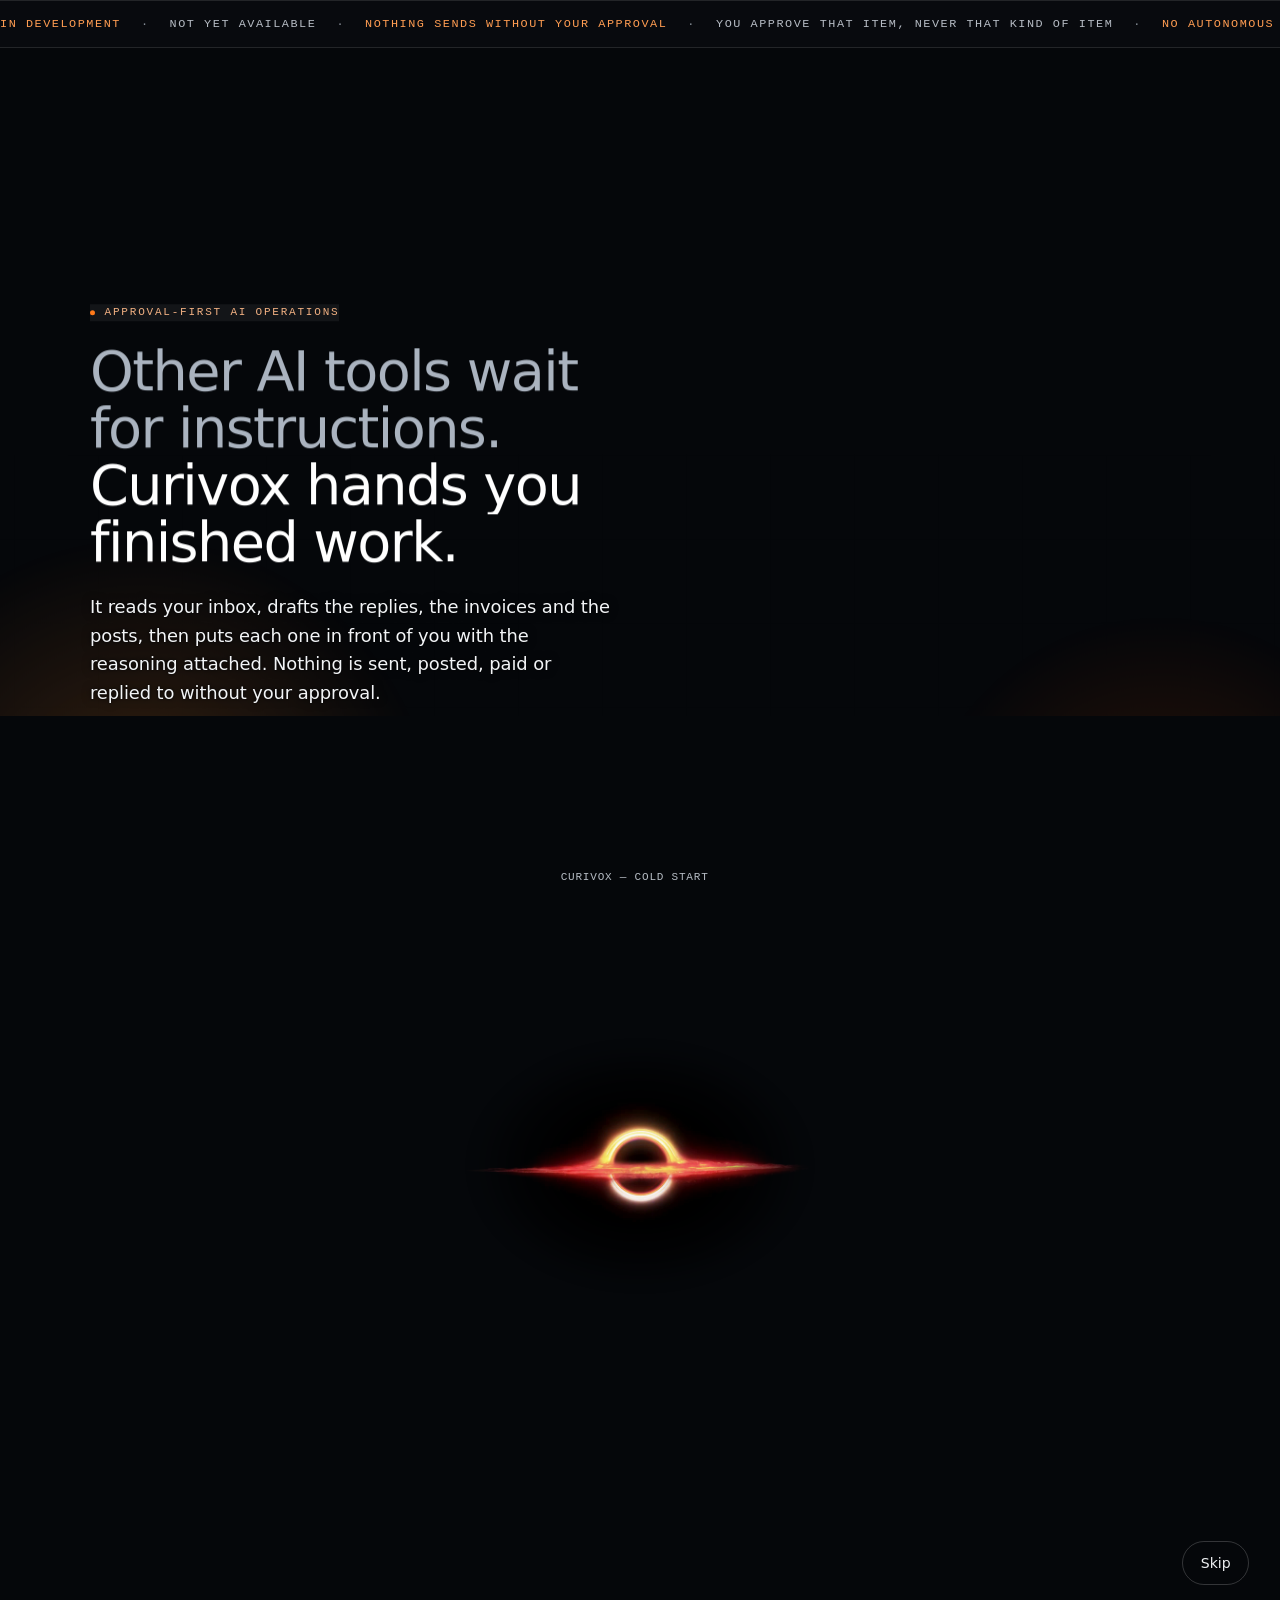
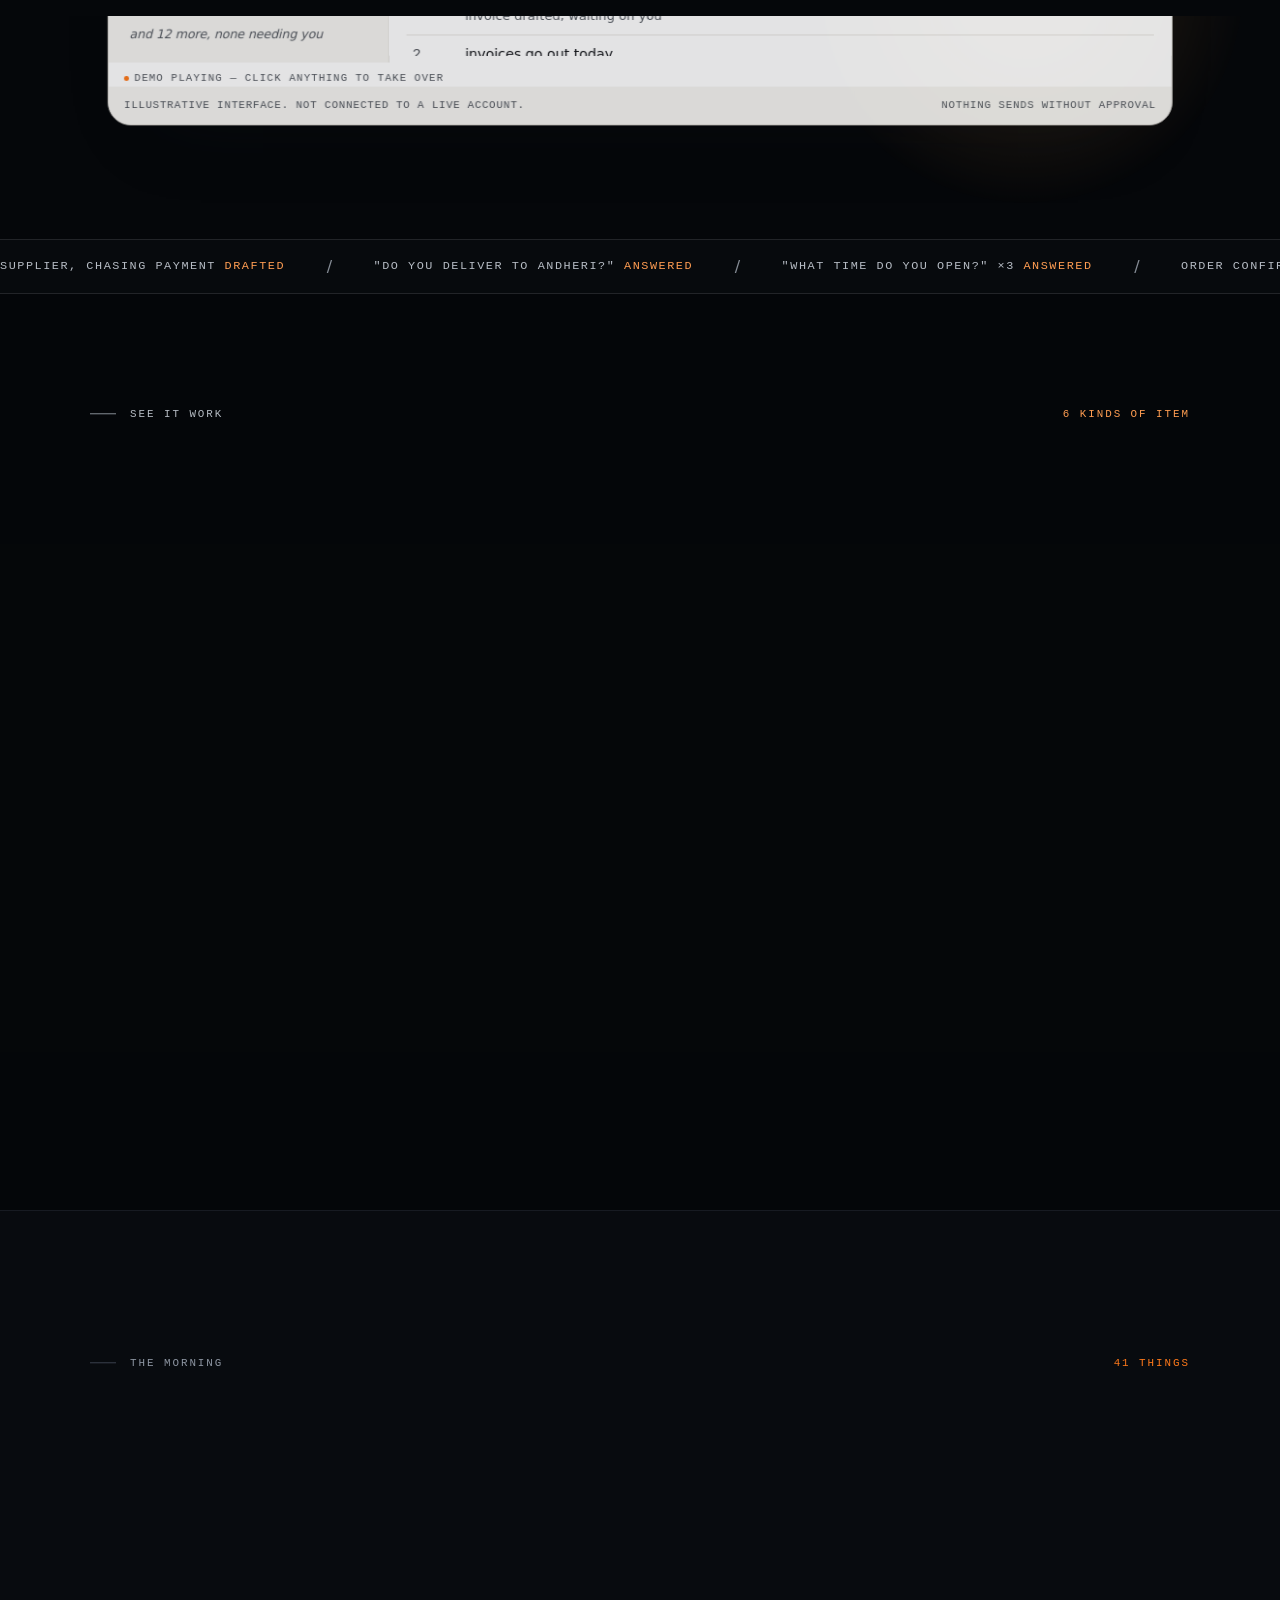
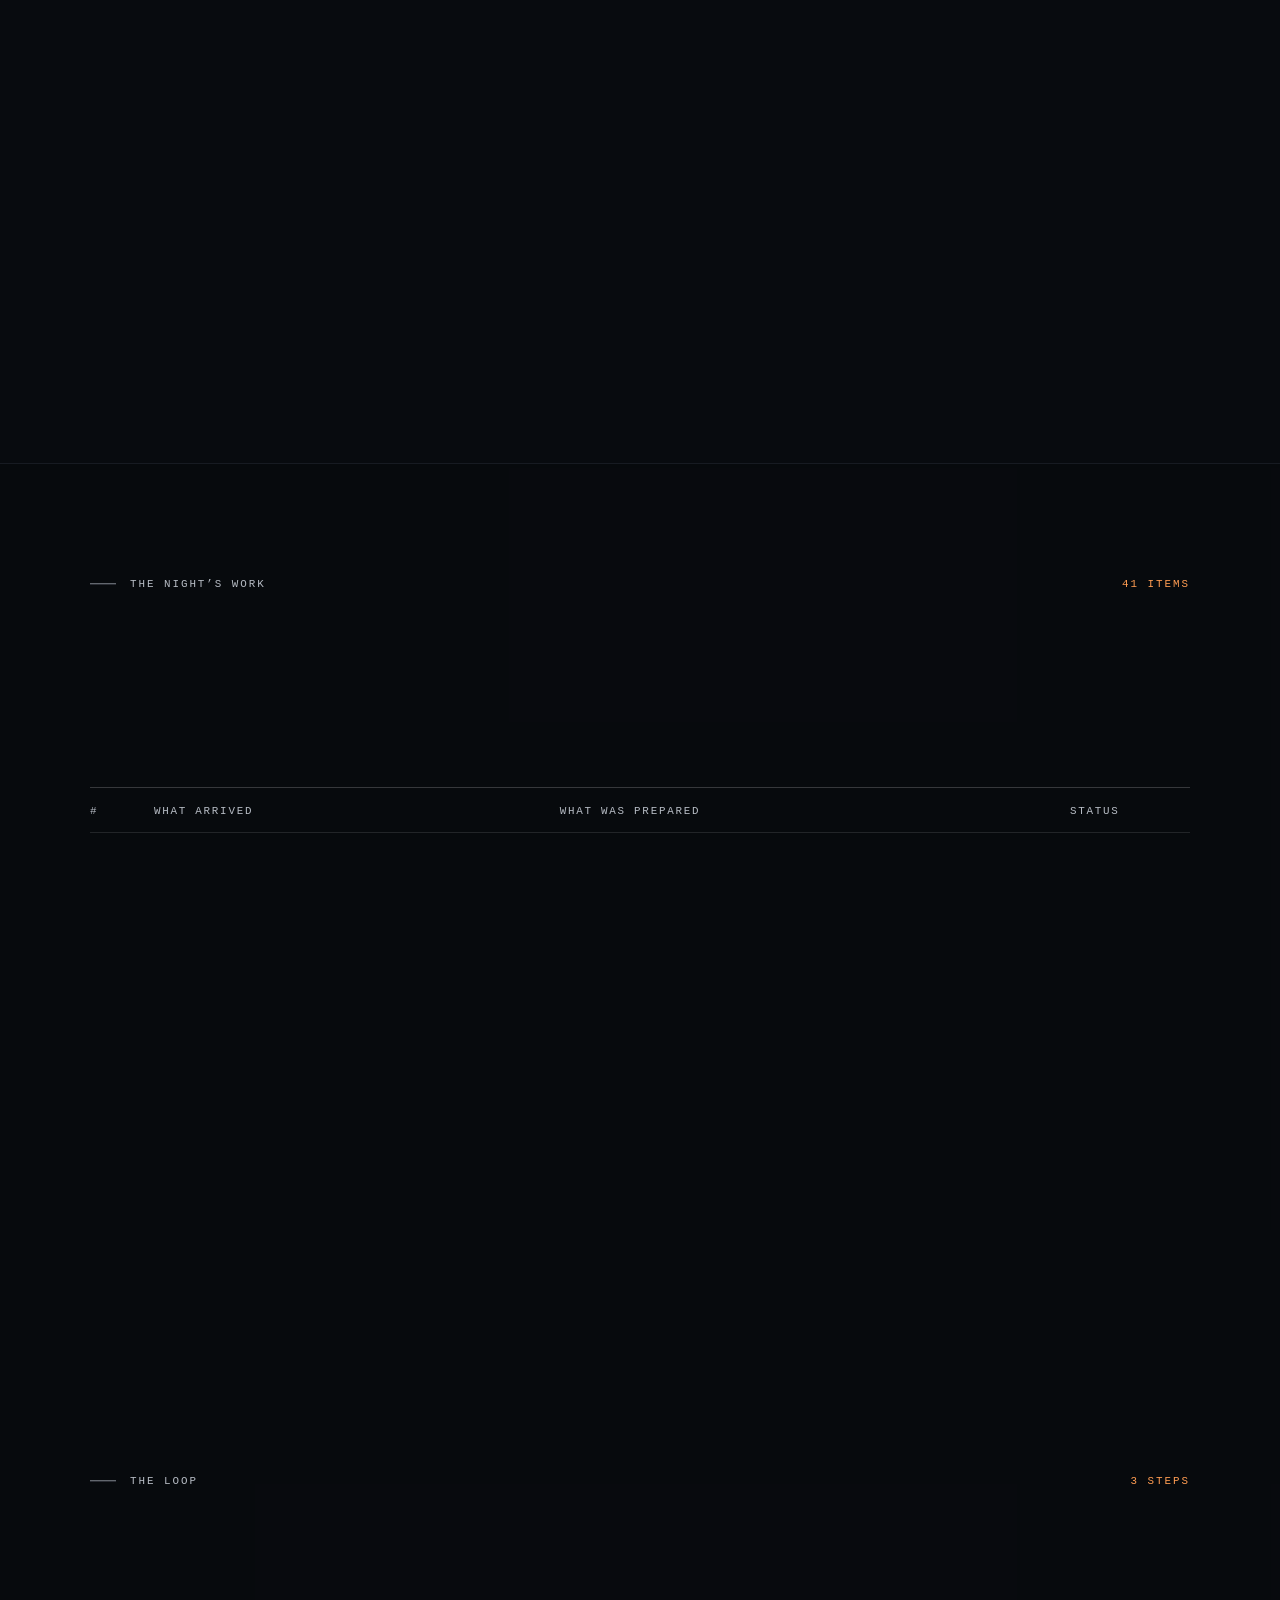
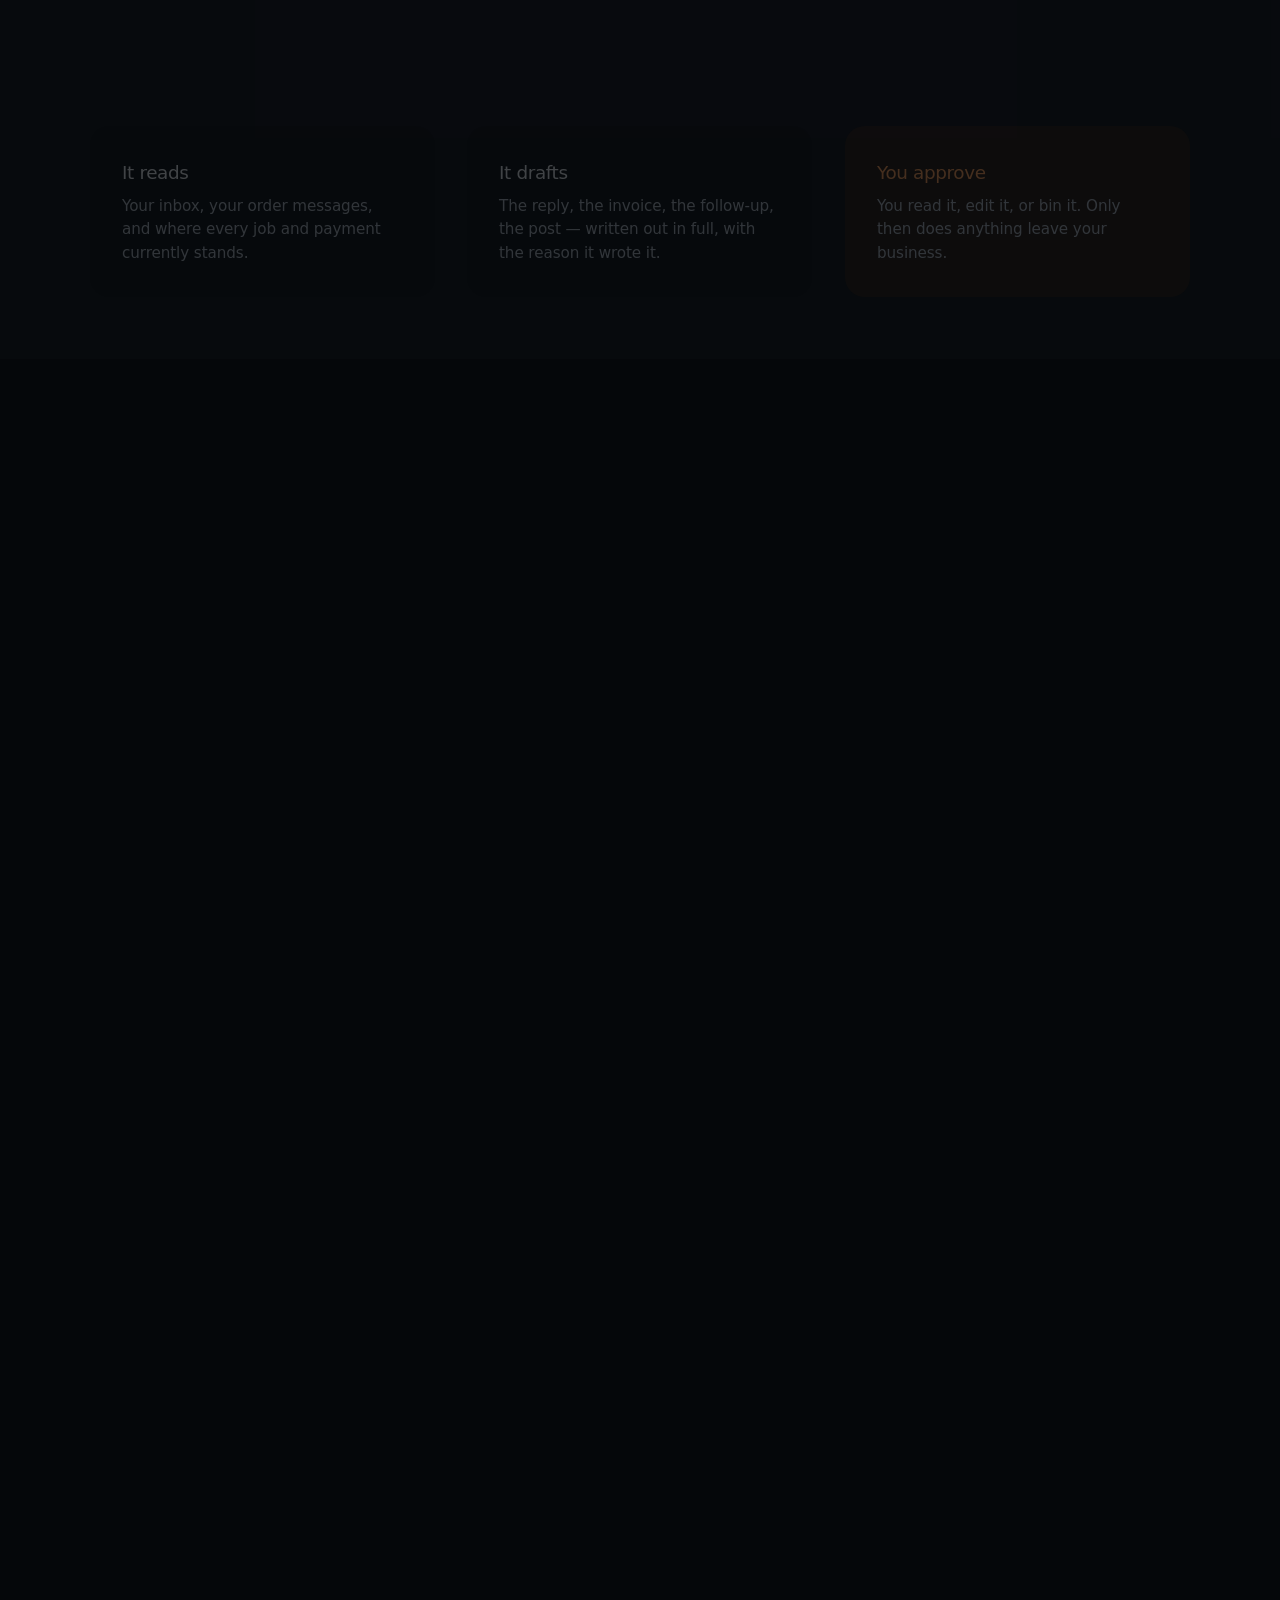
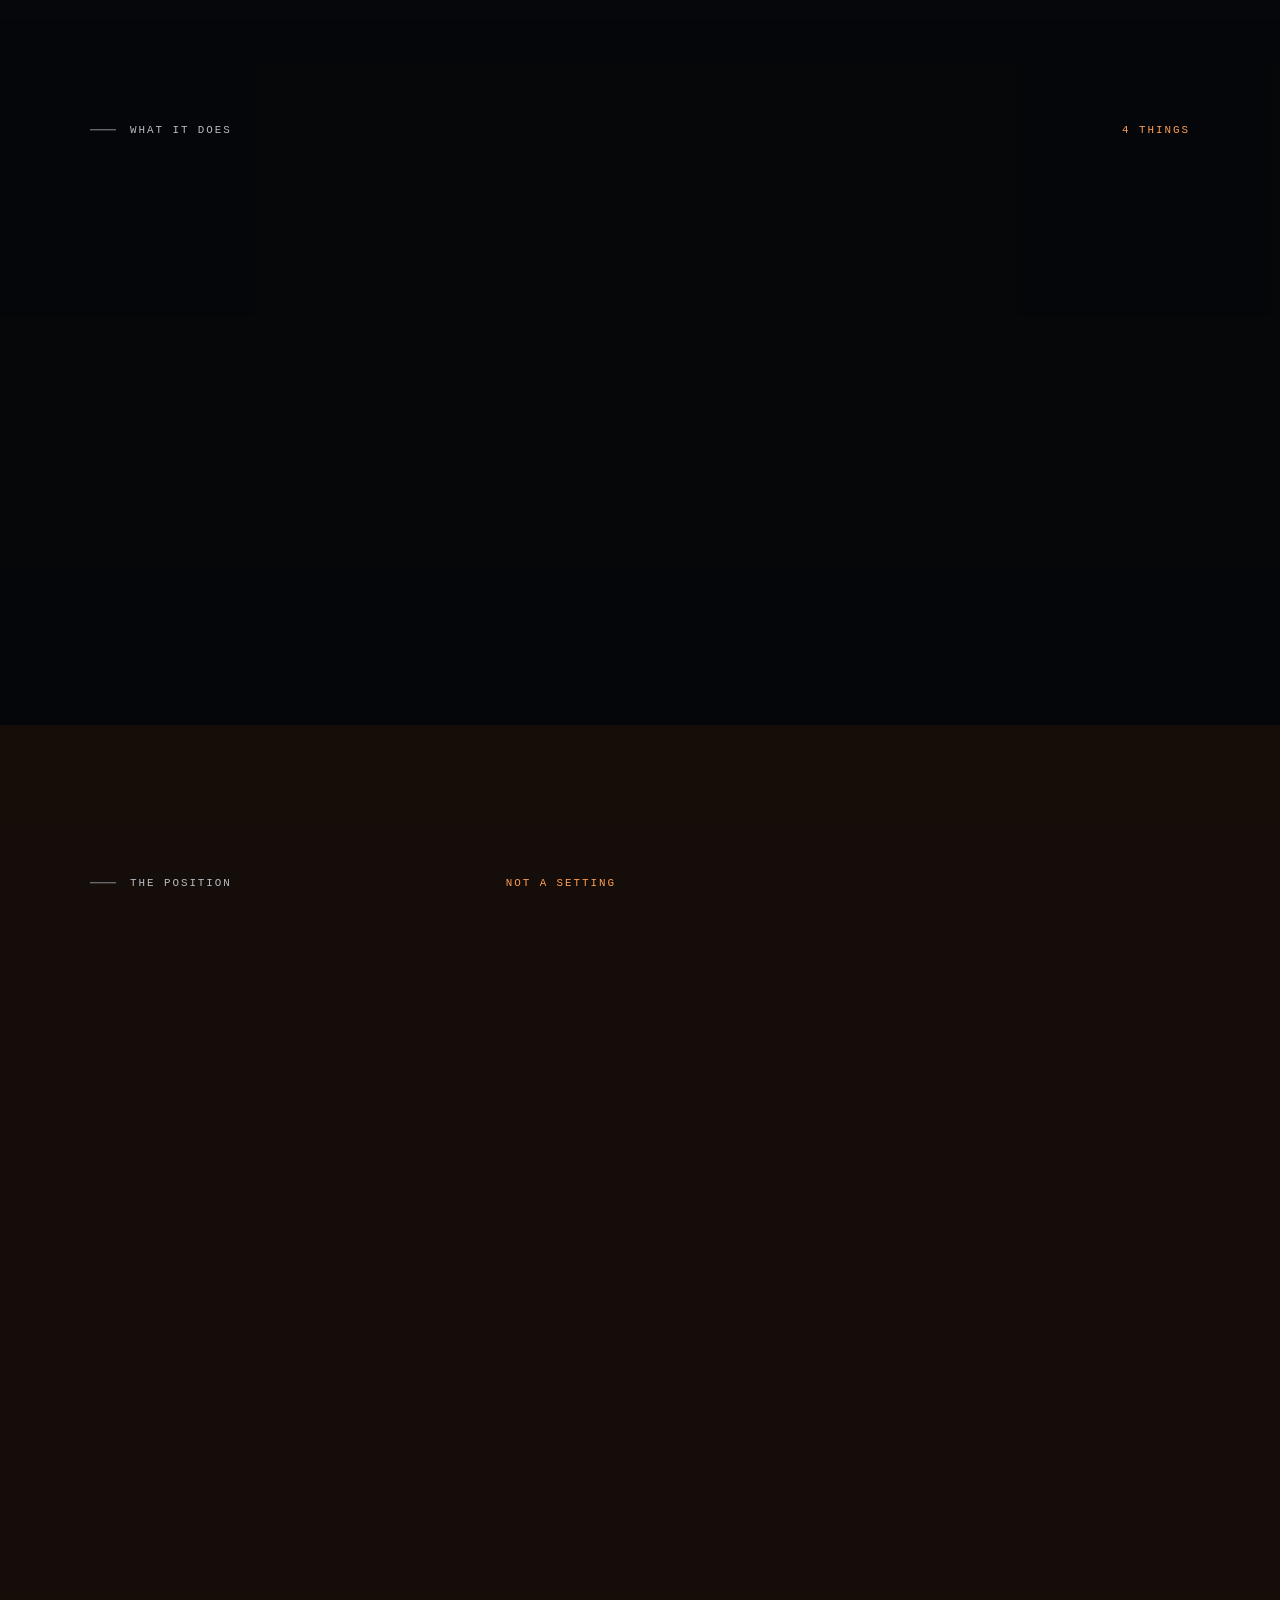
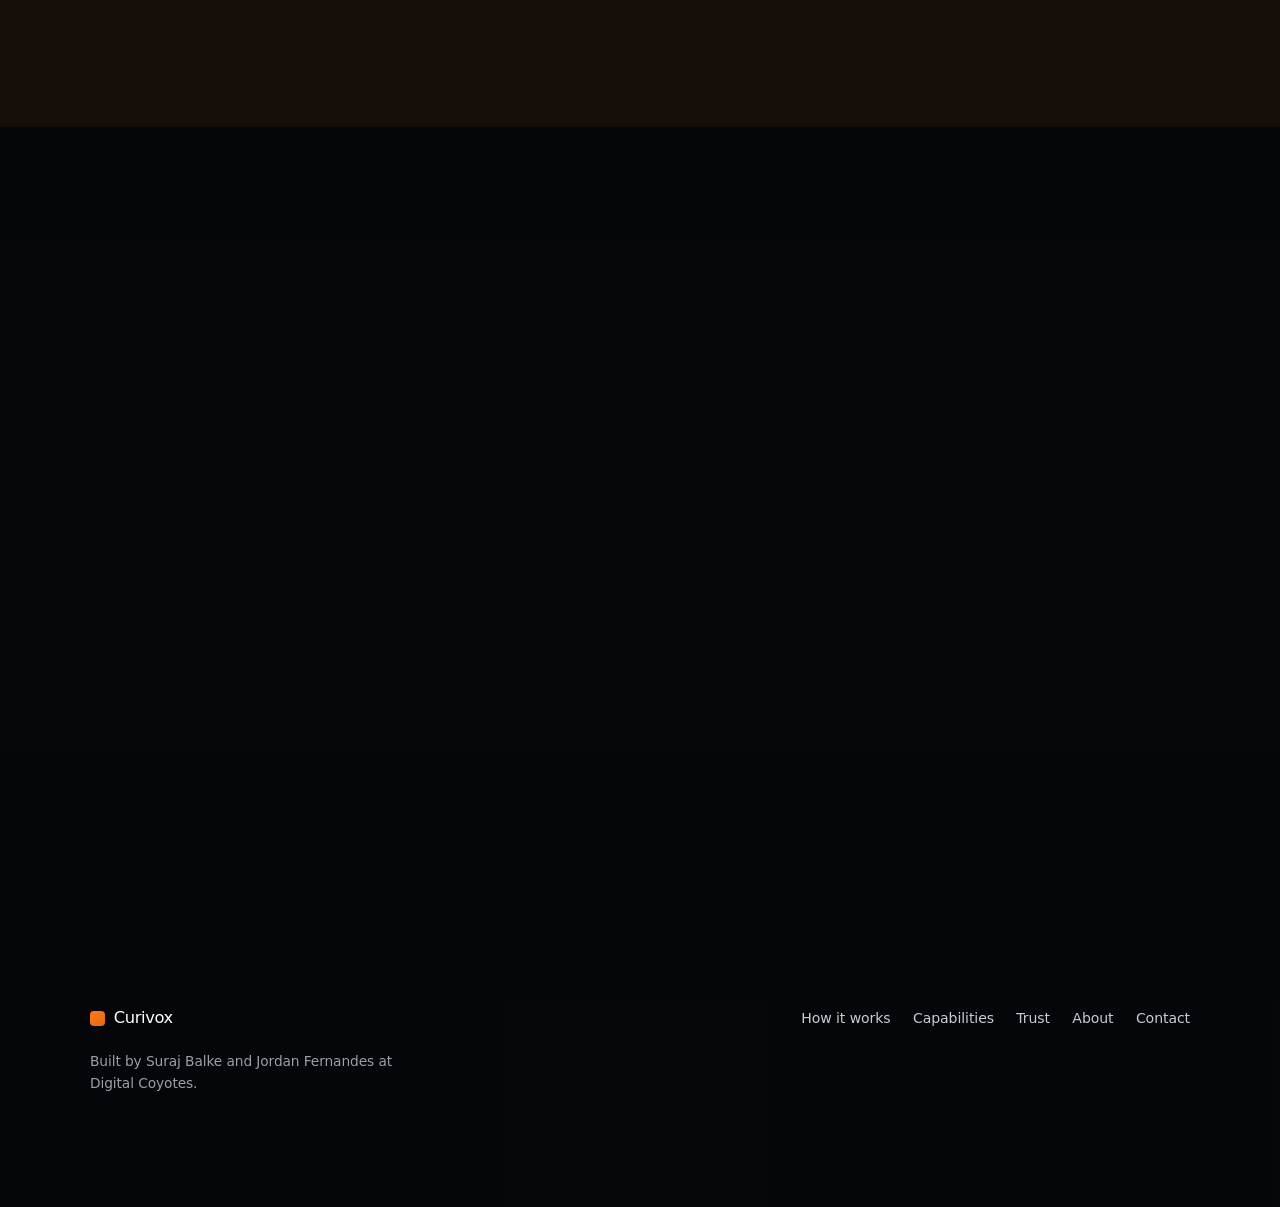
<file: index.html>
<!doctype html>
<html lang="en" data-levi-page="home">
<head>
<meta charset="utf-8">
<meta name="viewport" content="width=device-width, initial-scale=1">
<meta http-equiv="Content-Security-Policy" content="default-src 'self'; script-src 'self'; style-src 'self' https://fonts.googleapis.com; font-src https://fonts.gstatic.com; img-src 'self' data:; connect-src 'none'; object-src 'none'; base-uri 'none'; form-action 'none'">
<title>Curivox — it does your admin, you approve what goes out</title>
<meta name="description" content="Curivox reads your inbox, drafts the replies, invoices and posts, then puts each one in front of you finished. Nothing is sent, posted, paid or replied to without your approval.">
<link rel="preconnect" href="https://fonts.googleapis.com">
<link rel="preconnect" href="https://fonts.gstatic.com" crossorigin>
<link rel="stylesheet" href="https://fonts.googleapis.com/css2?family=DM+Sans:opsz,wght@9..40,400;9..40,500;9..40,600;9..40,700&family=IBM+Plex+Mono:wght@400;500&display=swap">
<link rel="icon" href="/favicon.ico" sizes="32x32">
<link rel="icon" href="/favicon.svg" type="image/svg+xml">
<link rel="apple-touch-icon" href="/apple-touch-icon.png">
<link rel="stylesheet" href="site.css?v=24d894d2">
<!-- The cold start, in the head deliberately: it has to add its class before
     <body> exists so the black is on the first paint rather than a flash of
     the page and then a cover. It builds its own markup, so with JavaScript
     off there is no overlay and this tag does nothing at all. -->
<script src="boot.js?v=bdd06150"></script>
<!-- The sequence itself, DEFERRED: it must never block parsing, least of
     all on a visit where it will not play. boot.js above is the only part
     that has to be blocking, and it is small for exactly that reason. -->
<script src="cold.js?v=4dbe85ca" defer></script>
</head>
<body class="void-page" data-void-room>
<a class="skip" href="#main">Skip to content</a>

<!-- Living background. Fixed, inert, transform-only, disabled under
     prefers-reduced-motion. Sits behind everything and is never interactive. -->


<div class="aurora" aria-hidden="true">
  <i class="aurora__a"></i><i class="aurora__b"></i><i class="aurora__c"></i><i class="aurora__d"></i>
  <span class="aurora__grid"></span>
</div>

<!-- Ordered AFTER .aurora deliberately. Both are position:fixed at z-index 0,
     so the later one in the DOM paints on top - and with the aurora last, its
     pale blobs washed a diagonal wedge across the dark hero and took the lede
     down with it. No z-index was touched to fix this; the two layers simply
     swapped order. The aurora still shows through everywhere the singularity
     layer is transparent, which is every light section on the page.

     THE SINGULARITY LAYER.

     Fixed, full viewport, and the whole document scrolls through it rather than
     it living inside one section. This is the thing the previous build had
     structurally wrong: a canvas parked in a div in the hero is a picture in a
     box, and no amount of tuning its numbers changes that. A persistent layer
     is a place the page is happening IN.

     Sections that want it are translucent and it shows through; sections that
     do not are opaque and cover it. Same arrangement as .aurora below, one
     layer up. -->
<div class="singularity" data-singularity aria-hidden="true">
  <div class="singularity__ground"></div>
  <!-- THE REAL FOOTAGE.

       This was a hand-written GLSL approximation for several rounds and it was
       never going to win: the target is a produced render, and a shader that
       reimplements it from analytic lensing lands in the uncanny middle -
       structurally correct, visibly synthetic. The actual clip is 497KB, which
       is less than the three.js runtime it replaces.

       muted + playsinline + autoplay is the only combination browsers will
       start without a gesture; the poster carries the first paint and is also
       what reduced-motion users keep. -->
  <video class="singularity__film" autoplay muted loop playsinline
         preload="auto" poster="media/singularity-poster.jpg" aria-hidden="true">
    <source src="media/singularity.mp4" type="video/mp4">
  </video>
</div>

<!-- The ticker. A running status line rather than two fixed labels: this is an
     operations product, and an ops surface that never moves is claiming nothing
     is happening. The track is duplicated once and shifted by exactly half its
     own width, which is what makes the loop seamless — aria-hidden on the copy
     so it is announced once, not twice. -->
<div class="statusbar">
  <div class="ticker" data-ticker>
    <div class="ticker__track">
      <span class="ticker__run mono">
        <b>In development</b><i>·</i><span>not yet available</span><i>·</i>
        <b>Nothing sends without your approval</b><i>·</i>
        <span>You approve that item, never that kind of item</span><i>·</i>
        <b>No autonomous mode</b><i>·</i>
        <span>Built in Mumbai</span><i>·</i>
      </span>
      <span class="ticker__run mono" aria-hidden="true">
        <b>In development</b><i>·</i><span>not yet available</span><i>·</i>
        <b>Nothing sends without your approval</b><i>·</i>
        <span>You approve that item, never that kind of item</span><i>·</i>
        <b>No autonomous mode</b><i>·</i>
        <span>Built in Mumbai</span><i>·</i>
      </span>
    </div>
  </div>
</div>

<header class="masthead" data-header>
  <div class="wrap masthead__inner">
    <a class="brand" href="index.html">
      <span class="brand__mark" aria-hidden="true"></span>
      <span>Curivox</span>
    </a>

    <nav class="nav" aria-label="Primary">
      <a href="index.html" aria-current="page">Home</a>
      <a href="how-it-works.html">How it works</a>
      <a href="capabilities.html">Capabilities</a>
      <a href="trust.html">Trust</a>
      <a href="about.html">About</a>
      <a href="contact.html">Contact</a>
    </nav>

    <a class="masthead__cta" href="how-it-works.html">See how it works</a>

    <button class="burger" type="button" data-nav-toggle aria-expanded="false" aria-controls="mobile-nav">
      <span class="burger__bars" aria-hidden="true"><i></i><i></i></span>
      <span class="burger__label">Menu</span>
    </button>
  </div>
</header>

<!-- Ships open so navigation exists without JavaScript; site.js closes it. -->
<nav class="panel" id="mobile-nav" data-nav-panel aria-label="Primary">
  <div class="panel__head">
    <span class="mono">Go to</span>
    <button class="panel__close" type="button" data-nav-close aria-label="Close menu">Close</button>
  </div>
  <a href="index.html" aria-current="page"><span>Home</span><i aria-hidden="true">→</i></a>
  <a href="how-it-works.html"><span>How it works</span><i aria-hidden="true">→</i></a>
  <a href="capabilities.html"><span>Capabilities</span><i aria-hidden="true">→</i></a>
  <a href="trust.html"><span>Trust</span><i aria-hidden="true">→</i></a>
  <a href="about.html"><span>About</span><i aria-hidden="true">→</i></a>
  <a href="contact.html"><span>Contact</span><i aria-hidden="true">→</i></a>
</nav>

<main id="main">

  <!-- ── Hero: copy on top, the product surface underneath and dominant ───── -->
  <section class="hero">
    <!-- THE VOID. The hero's ground, and the scene lives in it.

         The still underneath is a designed state, not a failure state: the same
         subject built from gradients, calibrated to the same measurements as
         the shader. It is what shows without WebGL, on a device not worth
         handing 603KB of three.js, under reduced motion, and for the second
         before the scene has loaded. The hero is never an empty black box. -->
    <div class="hero__void">
  <!-- LEVI'S ZONE. Declared space, not negotiated space. Levi exists only
       inside one of these; where a section has no room for one it gets no
       zone and Levi is simply not there for it. This replaces the runtime
       rect-scanning that caused the opacity-0 hero, the dense stops and the
       bright-band fallback - the page now says where the light may be. -->
    <div class="levi-zone levi-zone--hero" data-levi-zone="hero" aria-hidden="true"></div>
    <div class="wrap hero__intro" data-par="-0.5">
      <p class="pill" data-rise><span class="pill__dot" aria-hidden="true"></span>Approval-first AI operations</p>

      <h1 class="hero__title" data-words data-rise data-rise-delay="50">
        Other AI tools wait for instructions.<br>
        <em>Curivox hands you finished work.</em>
      </h1>

      <p class="hero__lede" data-rise data-rise-delay="100">
        It reads your inbox, drafts the replies, the invoices and the posts, then
        puts each one in front of you with the reasoning attached. Nothing is
        sent, posted, paid or replied to without your approval.
      </p>

      <div class="hero__cta" data-rise data-rise-delay="150">
        <a class="cta" href="how-it-works.html" data-magnetic>
          <span>See how it works</span>
          <i class="cta__orb" aria-hidden="true">↗</i>
        </a>
        <span class="hero__hint mono">Or approve something below — it is live</span>
      </div>
    </div>
    </div><!-- /.hero__void -->

    <!-- The hero's second band, beside the queue. A direct child of .hero so it
         is measured against the whole 1,677px section, not against .hero__void.
         Without it the hero had nowhere to put the light below scrollY 485. -->


    <!-- The product surface. Real chrome, real density, genuinely operable. -->
    <div class="wrap hero__stage" data-scale-in>
      <!-- THE QUEUE'S OWN ZONE, and it is the stage itself.

           This was the hero's second band: the free column to the LEFT of the
           demo, 158px wide at 1536. The light reserves 214, so fitsWidth()
           rejected it at every scroll position and the band was never once
           usable - which is the whole of "the hero is silent below 30%". A
           column that narrow was never going to be the answer.

           The stage is 1,180px wide and exactly as tall as the demo, so the
           band is on screen precisely when the demo is. The light is kept off
           the panel by keepOffPanel() and the words are pushed below it by
           placeBox(), both of which already existed. -->
      <div class="levi-zone levi-zone--queue" data-levi-zone="queue" aria-hidden="true"></div>
      <!-- THE HERO'S BAND ON A PHONE. A NAME MAY DECLARE SEVERAL BANDS, and
           this is the hero's second: the desktop one is the empty right half
           beside the headline, which stops existing the moment the hero is a
           single column. Measured at 390x844, the hero's own copy ends at 701
           and the demo starts at 942 - 241px of nothing, which holds the 180
           the light reserves and the 90 the line needs with room over.

           Anchored to the stage with bottom:100% rather than to a pixel, so
           it is the gap ABOVE the demo whatever the copy above it wraps to. -->
      <div class="levi-zone levi-zone--hero-m" data-levi-zone="hero" aria-hidden="true"></div>
      <div class="app">
        <div class="app__bar">
          <span class="app__id"><i aria-hidden="true"></i>Curivox</span>
          <!-- The route this view lives at inside the app, not a domain. A
               fabricated URL would read as a real product address on a site
               whose whole point is that it is not available yet. -->
          <span class="app__route mono" aria-hidden="true">/queue/today</span>
          <span class="app__ctx mono">Tuesday · 9:40am · Bandra</span>
          <span class="app__who" aria-hidden="true">SB</span>
        </div>

        <div class="app__body">
          <aside class="rail">
            <!-- THE ARGUMENT, and it goes first.

                 Forty-one things arrived and three need the owner. That ratio
                 is the entire product, and it was previously spelled out only
                 as two numbers buried in two separate lists - a "3" in a status
                 row and a "41" in a group header - which asks the reader to do
                 the arithmetic that IS the pitch. Stated once, plainly, as the
                 most legible thing in the window. -->
            <div class="rail__arg">
              <p class="rail__arg-line">
                <b class="rail__arg-n">41</b>
                <span class="rail__arg-t">came in this morning</span>
              </p>
              <p class="rail__arg-line rail__arg-line--out">
                <b class="rail__arg-n">5</b>
                <span class="rail__arg-t">need a decision from you</span>
              </p>
              <p class="rail__arg-note mono">the other 36 were handled or filed</p>
            </div>

            <p class="rail__group mono">Today</p>
            <ul class="rail__list">
              <li class="rail__item is-on"><span>Needs you</span><b>5</b></li>
              <li class="rail__item"><span>Drafted</span><b>12</b></li>
              <li class="rail__item"><span>Sent</span><b>8</b></li>
              <li class="rail__item"><span>Waiting on reply</span><b>5</b></li>
            </ul>

            <!-- The morning itself. The whole argument is the length of this
                 list against the three items sitting to the right of it. -->
            <p class="rail__group mono"><span>Came in this morning</span><b>41</b></p>
            <ul class="rail__feed">
              <li class="feed"><span>Supplier, chasing payment</span><i>2nd</i></li>
              <li class="feed"><span>&ldquo;Do you deliver to Andheri?&rdquo;</span></li>
              <li class="feed"><span>&ldquo;What time do you open?&rdquo;</span><i>&times;3</i></li>
              <li class="feed"><span>Order confirmed</span></li>
              <li class="feed"><span>Complaint &mdash; wrong item</span></li>
              <li class="feed"><span>Bank alert</span></li>
              <li class="feed"><span>Supplier price list</span></li>
              <li class="feed feed--noise"><span>Newsletters</span><i>&times;6</i></li>
              <li class="feed feed--noise"><span>Promotions</span><i>&times;14</i></li>
              <li class="feed feed--rest">and 12 more, none needing you</li>
            </ul>
          </aside>

          <!-- Demo 1 — the approval queue -->
          <section class="queue" data-queue aria-label="Work awaiting your approval">
            <div class="queue__head">
              <h2 class="queue__title">Ready for you</h2>
              <p class="queue__count mono">
                <span class="roller" data-roller aria-hidden="true"><span class="roller__track"><span class="roller__digit">3</span></span></span>
                <span>waiting</span>
              </p>
            </div>

            <ol class="queue__stack" data-stack>
              <li class="card is-active" data-item data-levi="Eighteen days over. I kept it on the same thread.">
                <div class="card__top">
                  <span class="card__avatar" aria-hidden="true">PN</span>
                  <div class="card__id">
                    <p class="card__kind mono" data-kind>Email reply</p>
                    <p class="card__meta mono" data-meta>Priya Nair · invoice 0142</p>
                  </div>
                  <span class="card__age mono">18d overdue</span>
                </div>
                <div class="card__body">
                  <p class="card__draft" data-draft>Hi Priya — checking in on invoice 0142 from 3 March. It is still showing unpaid on my side. If it has already gone out, ignore this and I will chase my bank. If not, I have attached it again. Thanks.</p>
                  <p class="card__why"><b>Why this draft</b>Invoice 0142 is 18 days past its due date. Priya replied on the last thread, so this keeps it in the same conversation rather than starting a new one.</p>
                </div>
                <div class="card__actions">
                  <button class="btn btn--accent" type="button" data-approve>Approve and send</button>
                  <button class="btn btn--quiet" type="button" data-edit>Edit</button>
                  <button class="btn btn--quiet" type="button" data-skip>Skip</button>
                </div>
              </li>

              <li class="card" data-item data-levi="Same terms as August. Nothing has changed.">
                <div class="card__top">
                  <span class="card__avatar" aria-hidden="true">FS</span>
                  <div class="card__id">
                    <p class="card__kind mono" data-kind>Invoice</p>
                    <p class="card__meta mono" data-meta>Fairlane Studio · September retainer</p>
                  </div>
                  <span class="card__age mono">Due in 30d</span>
                </div>
                <div class="card__body">
                  <p class="card__draft" data-draft>Invoice 0147 for the September retainer, due 30 days from today. Same line items and rate as August.</p>
                  <p class="card__why"><b>Why this draft</b>September is marked complete and Fairlane is billed monthly on the same terms. Nothing is charged — this only drafts the invoice for you to send.</p>
                </div>
                <div class="card__actions">
                  <button class="btn btn--accent" type="button" data-approve>Approve and send</button>
                  <button class="btn btn--quiet" type="button" data-edit>Edit</button>
                  <button class="btn btn--quiet" type="button" data-skip>Skip</button>
                </div>
              </li>

              <li class="card" data-item data-levi="The photograph is from yesterday. It is current.">
                <div class="card__top">
                  <span class="card__avatar" aria-hidden="true">WB</span>
                  <div class="card__id">
                    <p class="card__kind mono" data-kind>Social post</p>
                    <p class="card__meta mono" data-meta>Draft · the walnut bench</p>
                  </div>
                  <span class="card__age mono">Queued Fri</span>
                </div>
                <div class="card__body">
                  <p class="card__draft" data-draft>Finished the walnut bench this week. Six weeks from first drawing to delivery. Commissions for winter are open until the end of the month.</p>
                  <p class="card__why"><b>Why this draft</b>You asked to post when the bench was finished, and to mention that commissions close at the end of the month.</p>
                </div>
                <div class="card__actions">
                  <button class="btn btn--accent" type="button" data-approve>Approve and post</button>
                  <button class="btn btn--quiet" type="button" data-edit>Edit</button>
                  <button class="btn btn--quiet" type="button" data-skip>Skip</button>
                </div>
              </li>
            </ol>

            <ul class="queue__log" data-log aria-label="Decisions you have made"></ul>

            <p class="queue__empty" data-empty hidden>
              Nothing left waiting. <button class="linkbtn" type="button" data-reset hidden>Start over</button>
            </p>

            <p class="queue__status" data-status role="status" aria-live="polite"></p>
          </section>
        </div>

        <div class="app__foot">
          <span class="mono">Illustrative interface. Not connected to a live account.</span>
          <span class="mono app__foot-right">Nothing sends without approval</span>
        </div>
      </div>
    </div>
  </section>

  <!-- ── The problem ──────────────────────────────────────────────────────── -->

  <!-- A Tuesday morning, running past. Two identical tracks; the rail is
       translated by half its own width, so the loop is seamless. Decorative
       repetition of what the rail above already states, so it is hidden from
       assistive technology rather than read out twice. -->
  <div class="ticker" aria-hidden="true">
    <div class="ticker__rail">
      <div class="ticker__track">
          <span>Supplier, chasing payment <b>drafted</b></span><i>/</i>
          <span>"Do you deliver to Andheri?" <b>answered</b></span><i>/</i>
          <span>"What time do you open?" &times;3 <b>answered</b></span><i>/</i>
          <span>Order confirmed <b>filed</b></span><i>/</i>
          <span>Complaint &mdash; wrong item <b>needs you</b></span><i>/</i>
          <span>Bank alert <b>filed</b></span><i>/</i>
          <span>Supplier price list <b>filed</b></span><i>/</i>
          <span>Invoice 0142, 18 days late <b>needs you</b></span><i>/</i>
          <span>Newsletters &times;6 <b>ignored</b></span><i>/</i>
          <span>Promotions &times;14 <b>ignored</b></span><i>/</i>
      </div>
      <div class="ticker__track">
          <span>Supplier, chasing payment <b>drafted</b></span><i>/</i>
          <span>"Do you deliver to Andheri?" <b>answered</b></span><i>/</i>
          <span>"What time do you open?" &times;3 <b>answered</b></span><i>/</i>
          <span>Order confirmed <b>filed</b></span><i>/</i>
          <span>Complaint &mdash; wrong item <b>needs you</b></span><i>/</i>
          <span>Bank alert <b>filed</b></span><i>/</i>
          <span>Supplier price list <b>filed</b></span><i>/</i>
          <span>Invoice 0142, 18 days late <b>needs you</b></span><i>/</i>
          <span>Newsletters &times;6 <b>ignored</b></span><i>/</i>
          <span>Promotions &times;14 <b>ignored</b></span><i>/</i>
      </div>
    </div>
  </div>

  <!-- The second dark screen. The page now alternates: dark hero, light product
       surface, dark morning, light everything-else, dark close. That alternation
       is the rhythm, and it is what stops eight consecutive sections of cream
       reading as one very long section. -->
  <!-- ── The walkthrough ────────────────────────────────────────
       The queue above shows ONE MOMENT. The question people actually have is
       about range - what happens to a complaint as against an invoice as
       against junk - and a single screenshot cannot answer that.

       So: six panels, one per kind of work, and a control that moves between
       them. Scripted, fixed copy, no model behind it, and the page says so
       rather than implying a live account.

       Every panel answers the same three things in the same order - what came
       in, why it was handled this way, what is sitting there now - because the
       reasoning being visible IS the product claim.
       ──────────────────────────────────────────────────────────── -->
  <section class="walk" aria-labelledby="walk-h">
  <!-- LEVI'S ZONE. Declared space, not negotiated space. Levi exists only
       inside one of these; where a section has no room for one it gets no
       zone and Levi is simply not there for it. This replaces the runtime
       rect-scanning that caused the opacity-0 hero, the dense stops and the
       bright-band fallback - the page now says where the light may be. -->
  <div class="levi-zone" data-levi-zone="walk" aria-hidden="true"></div>
    <div class="wrap">
      <p class="cap mono"><span>See it work</span><b>6 kinds of item</b></p>
      <h2 class="walk__h" id="walk-h" data-rise>One night, item by item. <em>Click through what it actually did.</em></h2>

      <div class="walk__player" data-walk data-rise data-rise-delay="60">
        <div class="walk__tabs" role="tablist" aria-label="Kinds of item">
          <button class="walk__tab mono" data-walk-tab role="tab" type="button"
                  id="wt-0" aria-controls="wp-0" aria-selected="true" tabindex="0">
            <span class="walk__tabn">01</span>Email reply
          </button>
          <button class="walk__tab mono" data-walk-tab role="tab" type="button"
                  id="wt-1" aria-controls="wp-1" aria-selected="false" tabindex="-1">
            <span class="walk__tabn">02</span>Invoice
          </button>
          <button class="walk__tab mono" data-walk-tab role="tab" type="button"
                  id="wt-2" aria-controls="wp-2" aria-selected="false" tabindex="-1">
            <span class="walk__tabn">03</span>Social post
          </button>
          <button class="walk__tab mono" data-walk-tab role="tab" type="button"
                  id="wt-3" aria-controls="wp-3" aria-selected="false" tabindex="-1">
            <span class="walk__tabn">04</span>Complaint
          </button>
          <button class="walk__tab mono" data-walk-tab role="tab" type="button"
                  id="wt-4" aria-controls="wp-4" aria-selected="false" tabindex="-1">
            <span class="walk__tabn">05</span>Repeat question
          </button>
          <button class="walk__tab mono" data-walk-tab role="tab" type="button"
                  id="wt-5" aria-controls="wp-5" aria-selected="false" tabindex="-1">
            <span class="walk__tabn">06</span>Noise
          </button>
        </div>

        <div class="walk__stage">
        <article class="walk__panel" data-walk-panel role="tabpanel" tabindex="-1"
                 id="wp-0" aria-labelledby="wt-0">
          <p class="walk__kind mono">EMAIL REPLY</p>

          <div class="walk__grid">
            <div class="walk__lane">
              <p class="walk__lab mono">What arrived</p>
              <p class="walk__who">Priya Nair &middot; supplier</p>
              <p class="walk__sub">&ldquo;Invoice 0142 &mdash; still showing unpaid&rdquo;</p>
              <p class="walk__meta mono">2nd chase &middot; 18 days overdue</p>
            </div>

            <div class="walk__lane">
              <p class="walk__lab mono">Why this, and not something else</p>
              <p class="walk__why">Invoice 0142 is 18 days past its due date and Priya replied on the last thread, so this stays in that conversation rather than starting a new one. The transfer reference comes from your own records.</p>
            </div>

            <div class="walk__lane walk__lane--out">
              <p class="walk__lab mono">What it prepared</p>
              <div class="walk__draft">Hi Priya &mdash; checking in on invoice 0142 from 3 March. It is still showing unpaid on my side. If it has already gone out, ignore this and I will chase my bank. If not, I have attached it again. Thanks.</div>
            </div>
          </div>

          <p class="walk__foot">
            <span class="walk__st walk__st--you mono">Needs you</span>
            <span class="walk__note">Money is involved, so it does not move without you.</span>
          </p>
        </article>

        <article class="walk__panel" data-walk-panel role="tabpanel" tabindex="-1"
                 id="wp-1" aria-labelledby="wt-1">
          <p class="walk__kind mono">INVOICE</p>

          <div class="walk__grid">
            <div class="walk__lane">
              <p class="walk__lab mono">What arrived</p>
              <p class="walk__who">Fairlane Studio &middot; September retainer</p>
              <p class="walk__sub">Monthly retainer, same terms as August</p>
              <p class="walk__meta mono">Due in 30 days &middot; recurring</p>
            </div>

            <div class="walk__lane">
              <p class="walk__lab mono">Why this, and not something else</p>
              <p class="walk__why">August&rsquo;s invoice to the same client cleared without edits, so this one is built from it: same line items, same terms, the date and the number moved on. Nothing new was invented.</p>
            </div>

            <div class="walk__lane walk__lane--out">
              <p class="walk__lab mono">What it prepared</p>
              <div class="walk__draft">INVOICE 0147 &middot; Fairlane Studio<br>September retainer &mdash; design and build<br>net 30 &middot; due 17 October</div>
            </div>
          </div>

          <p class="walk__foot">
            <span class="walk__st mono">Drafted</span>
            <span class="walk__note">Prepared and sitting in Drafted. Not issued.</span>
          </p>
        </article>

        <article class="walk__panel" data-walk-panel role="tabpanel" tabindex="-1"
                 id="wp-2" aria-labelledby="wt-2">
          <p class="walk__kind mono">SOCIAL POST</p>

          <div class="walk__grid">
            <div class="walk__lane">
              <p class="walk__lab mono">What arrived</p>
              <p class="walk__who">Draft &middot; the walnut bench</p>
              <p class="walk__sub">Queued for Friday</p>
              <p class="walk__meta mono">From this week&rsquo;s photos</p>
            </div>

            <div class="walk__lane">
              <p class="walk__lab mono">Why this, and not something else</p>
              <p class="walk__why">You photographed the walnut bench on Tuesday and it has not been posted. Friday is when your posts get the most replies, so it is queued there rather than pushed out now.</p>
            </div>

            <div class="walk__lane walk__lane--out">
              <p class="walk__lab mono">What it prepared</p>
              <div class="walk__draft">The walnut bench, finished this week. Solid oiled walnut, through-wedged tenons, no screws anywhere in it. Made to order &mdash; six weeks at the moment.</div>
            </div>
          </div>

          <p class="walk__foot">
            <span class="walk__st mono">Drafted</span>
            <span class="walk__note">Queued, not published. You approve the post itself.</span>
          </p>
        </article>

        <article class="walk__panel" data-walk-panel role="tabpanel" tabindex="-1"
                 id="wp-3" aria-labelledby="wt-3">
          <p class="walk__kind mono">COMPLAINT</p>

          <div class="walk__grid">
            <div class="walk__lane">
              <p class="walk__lab mono">What arrived</p>
              <p class="walk__who">Order 2213 &middot; wrong item shipped</p>
              <p class="walk__sub">&ldquo;This is not what I ordered&rdquo;</p>
              <p class="walk__meta mono">Received 6:12am &middot; first contact</p>
            </div>

            <div class="walk__lane">
              <p class="walk__lab mono">Why this, and not something else</p>
              <p class="walk__why">The order record shows the wrong piece was picked, so this is your error and the reply says so plainly. A replacement is drawn up at no charge. It is flagged to you because an apology in your name is yours to make.</p>
            </div>

            <div class="walk__lane walk__lane--out">
              <p class="walk__lab mono">What it prepared</p>
              <div class="walk__draft">I am sorry &mdash; we sent the wrong piece. That is our mistake. A replacement is going out today at no charge, and there is a prepaid label attached for the one you have.</div>
            </div>
          </div>

          <p class="walk__foot">
            <span class="walk__st walk__st--you mono">Needs you</span>
            <span class="walk__note">An apology in your name is never sent for you.</span>
          </p>
        </article>

        <article class="walk__panel" data-walk-panel role="tabpanel" tabindex="-1"
                 id="wp-4" aria-labelledby="wt-4">
          <p class="walk__kind mono">THE SAME QUESTION, THREE TIMES</p>

          <div class="walk__grid">
            <div class="walk__lane">
              <p class="walk__lab mono">What arrived</p>
              <p class="walk__who">Three people &middot; separately</p>
              <p class="walk__sub">&ldquo;What time do you open?&rdquo;</p>
              <p class="walk__meta mono">6:40am, 7:15am, 8:02am</p>
            </div>

            <div class="walk__lane">
              <p class="walk__lab mono">Why this, and not something else</p>
              <p class="walk__why">All three want one fact that is already in your opening hours. The answer is the same, so it is written once and addressed three times. This is the category that quietly eats a morning.</p>
            </div>

            <div class="walk__lane walk__lane--out">
              <p class="walk__lab mono">What it prepared</p>
              <div class="walk__draft">We open at 10am, Tuesday to Sunday. Closed Mondays. If you are coming for a specific piece, message ahead and I will have it out on the floor for you.</div>
            </div>
          </div>

          <p class="walk__foot">
            <span class="walk__st mono">Drafted</span>
            <span class="walk__note">Three replies, one decision from you.</span>
          </p>
        </article>

        <article class="walk__panel" data-walk-panel role="tabpanel" tabindex="-1"
                 id="wp-5" aria-labelledby="wt-5">
          <p class="walk__kind mono">NOTHING TO DO</p>

          <div class="walk__grid">
            <div class="walk__lane">
              <p class="walk__lab mono">What arrived</p>
              <p class="walk__who">Newsletters &times;6, promotions &times;14</p>
              <p class="walk__sub">Filed, unread</p>
              <p class="walk__meta mono">20 of the morning&rsquo;s 41 items</p>
            </div>

            <div class="walk__lane">
              <p class="walk__lab mono">Why this, and not something else</p>
              <p class="walk__why">None of these need an answer, a decision or a record. They are filed where you can still find them and are not counted as work. Deciding what does NOT need you is most of the job.</p>
            </div>

            <div class="walk__lane walk__lane--out">
              <p class="walk__lab mono">What it prepared</p>
              <div class="walk__draft">&mdash;</div>
            </div>
          </div>

          <p class="walk__foot">
            <span class="walk__st walk__st--quiet mono">Filed</span>
            <span class="walk__note">Nothing deleted. Nothing needed you.</span>
          </p>
        </article>
        </div>

        <div class="walk__bar">
          <button class="walk__nav" data-walk-prev type="button">Back</button>
          <span class="walk__pos mono" data-walk-pos aria-live="polite">01 / 06</span>
          <button class="walk__nav walk__nav--go" data-walk-next type="button">Next kind of item</button>
        </div>

        <p class="walk__disc mono">Scripted walkthrough &middot; fixed example copy &middot; not connected to a live account</p>
      </div>
    </div>
  </section>

  <section class="tuesday tuesday--dark">
  <!-- LEVI'S ZONE. Declared space, not negotiated space. Levi exists only
       inside one of these; where a section has no room for one it gets no
       zone and Levi is simply not there for it. This replaces the runtime
       rect-scanning that caused the opacity-0 hero, the dense stops and the
       bright-band fallback - the page now says where the light may be. -->
  <div class="levi-zone" data-levi-zone="tuesday" aria-hidden="true"></div>
    <div class="wrap">
      <p class="cap mono"><span>The morning</span><b>41 things</b></p>
      <div class="tuesday__inner">
        <p class="tuesday__mark mono" data-rise>Tuesday, 9:40am</p>
        <p class="tuesday__lead" data-rise data-rise-delay="80">
          Forty-one unread emails, two of which matter. An invoice from March that
          may or may not have been chased. A post that should have gone up on
          Friday. A quote someone is still waiting on.
        </p>
        <p class="tuesday__turn" data-rise data-rise-delay="160">
          None of it is hard. All of it is yours — and it is four hours before you
          get to the work people actually pay you for.
        </p>
      </div>
    </div>
  </section>

  <!-- ── The night's work ─────────────────────────────────────────
       The reference catalogues its work in dense ruled rows and that makes a
       body of work feel FILED rather than presented. An operations product has
       actual rows to file, so this is the one borrowed device that suits this
       page better than the portfolio it came from.

       One night, as a ledger: what arrived, what was prepared, where it now
       sits. The status column has three values and SENT is not one of them —
       nothing is sent without approval, so the table must not imply otherwise.
       ────────────────────────────────────────────────────────── -->
  <section class="nightwork" aria-labelledby="night-h">
  <!-- LEVI'S ZONE. Declared space, not negotiated space. Levi exists only
       inside one of these; where a section has no room for one it gets no
       zone and Levi is simply not there for it. This replaces the runtime
       rect-scanning that caused the opacity-0 hero, the dense stops and the
       bright-band fallback - the page now says where the light may be. -->
  <div class="levi-zone" data-levi-zone="nightwork" aria-hidden="true"></div>
    <div class="wrap">
      <p class="cap mono"><span>The night&rsquo;s work</span><b>41 items</b></p>
      <h2 class="nightwork__h" id="night-h" data-rise>Everything that came in, <em>and what was ready for you.</em></h2>

      <div class="nw" role="table" aria-label="One night of work: what arrived, what was prepared, and its status">
        <div class="nw__head" role="row">
          <span role="columnheader">#</span>
          <span role="columnheader">What arrived</span>
          <span role="columnheader">What was prepared</span>
          <span role="columnheader">Status</span>
        </div>

        <div class="nw__row" role="row" data-rise>
          <span class="nw__i mono" role="cell">01</span>
          <span class="nw__what" role="cell">Supplier, chasing a payment</span>
          <span class="nw__did" role="cell">A reply with the transfer date and reference</span>
          <span class="nw__st nw__st--you mono" role="cell">Needs you</span>
        </div>
        <div class="nw__row" role="row" data-rise data-rise-delay="45">
          <span class="nw__i mono" role="cell">02</span>
          <span class="nw__what" role="cell">&ldquo;Do you deliver to Andheri?&rdquo;</span>
          <span class="nw__did" role="cell">An answer, from your delivery area</span>
          <span class="nw__st mono" role="cell">Drafted</span>
        </div>
        <div class="nw__row" role="row" data-rise data-rise-delay="90">
          <span class="nw__i mono" role="cell">03</span>
          <span class="nw__what" role="cell">&ldquo;What time do you open?&rdquo; &times;3</span>
          <span class="nw__did" role="cell">The same answer, three times</span>
          <span class="nw__st mono" role="cell">Drafted</span>
        </div>
        <div class="nw__row" role="row" data-rise data-rise-delay="135">
          <span class="nw__i mono" role="cell">04</span>
          <span class="nw__what" role="cell">Complaint &mdash; wrong item shipped</span>
          <span class="nw__did" role="cell">An apology and a replacement, unsent</span>
          <span class="nw__st nw__st--you mono" role="cell">Needs you</span>
        </div>
        <div class="nw__row" role="row" data-rise data-rise-delay="180">
          <span class="nw__i mono" role="cell">05</span>
          <span class="nw__what" role="cell">Invoice from March, still unpaid</span>
          <span class="nw__did" role="cell">A second chase, with the original attached</span>
          <span class="nw__st nw__st--you mono" role="cell">Needs you</span>
        </div>
        <div class="nw__row" role="row" data-rise data-rise-delay="225">
          <span class="nw__i mono" role="cell">06</span>
          <span class="nw__what" role="cell">Newsletters &times;6, promotions &times;14</span>
          <span class="nw__did" role="cell">Nothing. They did not need you.</span>
          <span class="nw__st nw__st--quiet mono" role="cell">Filed</span>
        </div>

        <div class="nw__row nw__row--rest" role="row" data-rise data-rise-delay="270">
          <span class="nw__i mono" role="cell">&mdash;</span>
          <span class="nw__what" role="cell">and 12 more</span>
          <span class="nw__did" role="cell">Answered or filed while you were asleep</span>
          <span class="nw__st nw__st--quiet mono" role="cell">Filed</span>
        </div>
      </div>

      <p class="nw__sum mono" data-rise>
        <b>41</b> arrived <i>/</i> <b>38</b> handled <i>/</i> <b>3</b> need you <i>/</i> <b>0</b> sent without you
      </p>
    </div>
  </section>

  <!-- ── The loop ─────────────────────────────────────────────────────────── -->
  <section class="loop" id="loop">
  <!-- LEVI'S ZONE. Declared space, not negotiated space. Levi exists only
       inside one of these; where a section has no room for one it gets no
       zone and Levi is simply not there for it. This replaces the runtime
       rect-scanning that caused the opacity-0 hero, the dense stops and the
       bright-band fallback - the page now says where the light may be. -->
  <div class="levi-zone" data-levi-zone="loop" aria-hidden="true"></div>
    <div class="wrap">
      <p class="cap mono"><span>The loop</span><b>3 steps</b></p>
      <h2 class="loop__title" data-rise>Three steps. <em>You are the third one.</em></h2>

      <ol class="loop__steps" data-loop>
        <li class="step" data-rise>
          <p class="step__name">It reads</p>
          <p class="step__text">Your inbox, your order messages, and where every job and payment currently stands.</p>
        </li>
        <li class="step" data-rise data-rise-delay="90">
          <p class="step__name">It drafts</p>
          <p class="step__text">The reply, the invoice, the follow-up, the post — written out in full, with the reason it wrote it.</p>
        </li>
        <li class="step step--you" data-rise data-rise-delay="180">
          <p class="step__name">You approve</p>
          <p class="step__text">You read it, edit it, or bin it. Only then does anything leave your business.</p>
        </li>
        <li class="loop__line" aria-hidden="true"><i data-loop-line></i></li>
      </ol>
    </div>
  </section>

  <!-- ── Capabilities ─────────────────────────────────────────────────────── -->
  <section class="ledger">
  <!-- LEVI'S ZONE. Declared space, not negotiated space. Levi exists only
       inside one of these; where a section has no room for one it gets no
       zone and Levi is simply not there for it. This replaces the runtime
       rect-scanning that caused the opacity-0 hero, the dense stops and the
       bright-band fallback - the page now says where the light may be. -->
  <div class="levi-zone" data-levi-zone="ledger" aria-hidden="true"></div>
    <div class="wrap">
      <div class="ledger__top">
        <p class="cap mono"><span>What it does</span><b>4 things</b></p>
        <h2 class="ledger__title" data-rise>Four things, <em>done properly.</em></h2>
        <p class="ledger__note" data-rise data-rise-delay="80">That is the whole list. Anything not on it is not built.</p>
      </div>

      <ul class="ledger__rows">
        <li class="row" data-rise>
          <a class="row__link" href="capabilities.html#inbox">
            <span class="row__name">Inbox triage</span>
            <span class="row__eg">Forty emails in, six decisions out — each with a reply already written.</span>
            <i class="row__orb" aria-hidden="true">↗</i>
          </a>
        </li>
        <li class="row" data-rise data-rise-delay="70">
          <a class="row__link" href="capabilities.html#invoices">
            <span class="row__name">Invoices and follow-up</span>
            <span class="row__eg">Knows which client has not paid since March, and drafts the chase.</span>
            <i class="row__orb" aria-hidden="true">↗</i>
          </a>
        </li>
        <li class="row" data-rise data-rise-delay="140">
          <a class="row__link" href="capabilities.html#posts">
            <span class="row__name">Social posts</span>
            <span class="row__eg">Say what you want posted. It writes it and lays it out; you look before it goes.</span>
            <i class="row__orb" aria-hidden="true">↗</i>
          </a>
        </li>
        <li class="row" data-rise data-rise-delay="210">
          <a class="row__link" href="capabilities.html#memory">
            <span class="row__name">Memory and priorities</span>
            <span class="row__eg">What is due, what is overdue, what to do first — and why that order.</span>
            <i class="row__orb" aria-hidden="true">↗</i>
          </a>
        </li>
      </ul>
    </div>
  </section>

  <!-- ── The position ─────────────────────────────────────────────────────── -->
  <section class="position">
  <!-- LEVI'S ZONE. Declared space, not negotiated space. Levi exists only
       inside one of these; where a section has no room for one it gets no
       zone and Levi is simply not there for it. This replaces the runtime
       rect-scanning that caused the opacity-0 hero, the dense stops and the
       bright-band fallback - the page now says where the light may be. -->
  <div class="levi-zone" data-levi-zone="position" aria-hidden="true"></div>
    <div class="wrap position__inner" data-par="0.8">
      <p class="cap mono"><span>The position</span><b>Not a setting</b></p>
      <h2 class="position__title" data-rise>Approval is not a safety setting. <em>It is the product.</em></h2>
      <div class="position__body">
        <p data-rise data-rise-delay="80">
          Every other AI tool sells you on how little you have to do. That holds
          right up to the moment the thing being automated is a message to the
          client who is deciding whether to pay you.
        </p>

        <!-- Levi introduced ONCE, by the page, in the place the product is
             described. It used to introduce itself in a three-sentence line at
             the first tour stop, which is what made the tour read as a tooltip:
             a character standing in front of you reciting its own bio. -->
        <p data-rise data-rise-delay="120">
          Levi is the first model we are building. It reads what arrives
          overnight and leaves the replies ready for you. It is not running
          yet, and the light moving through this page is a scripted preview of
          it rather than the thing itself.
        </p>
        <p data-rise data-rise-delay="140">
          Curivox does an hour of work unprompted and then stops. The step where
          something leaves your business stays yours — not as a switch you could
          turn off, but as the shape of the thing.
        </p>
        <ul class="checks" data-rise data-rise-delay="180">
          <li><b>No autonomous mode</b> waiting behind a settings page.</li>
          <li><b>No category approvals</b> — you approve that item, not that kind of item.</li>
          <li><b>No silent sends</b>, including when it is confident.</li>
        </ul>
        <p class="position__kicker" data-rise data-rise-delay="220">
          You are not supervising a machine that would rather you were not there.
          You are signing work that is already done.
        </p>
      </div>
    </div>
  </section>

  <!-- ── Closing ──────────────────────────────────────────────────────────── -->
  <section class="closing">
  <!-- LEVI'S ZONE. Declared space, not negotiated space. Levi exists only
       inside one of these; where a section has no room for one it gets no
       zone and Levi is simply not there for it. This replaces the runtime
       rect-scanning that caused the opacity-0 hero, the dense stops and the
       bright-band fallback - the page now says where the light may be. -->
  <div class="levi-zone" data-levi-zone="closing" aria-hidden="true"></div>
    <div class="wrap closing__grid" data-par="0.6">
      <div class="closing__col" data-rise>
        <h2 class="closing__h closing__h--wall">You are the<br><em>operations department.</em></h2>
        <p>
          You answer the email, send the invoice and chase the payment. There is
          nobody to hand that to, because you are also the person doing the work
          the business is paid for.
        </p>
        <p>
          Not a team with an operations hire. Not someone who wants to learn to
          prompt an AI properly first.
        </p>
      </div>

      <div class="closing__col" id="status" data-rise data-rise-delay="90">
        <h2 class="closing__h">Where this <em>actually is.</em></h2>
        <p>
          Curivox is in development and not yet available. There is no waitlist,
          trial or private beta to join.
        </p>

        <div class="slot">
          <p class="slot__tag mono">Needed before launch</p>
          <p class="slot__what">Contact route</p>
          <p class="slot__why">An email address, form endpoint or booking link. Nothing on this page can currently reach anyone.</p>
        </div>
      </div>
    </div>
  </section>

</main>

<footer class="foot">
  <div class="wrap foot__inner">
    <div class="foot__brand">
      <a class="brand" href="index.html">
        <span class="brand__mark" aria-hidden="true"></span>
        <span>Curivox</span>
      </a>
      <p class="foot__by">Built by Suraj Balke and Jordan Fernandes at Digital Coyotes.</p>
    </div>
    <nav class="foot__nav" aria-label="Footer">
      <a href="how-it-works.html">How it works</a>
      <a href="capabilities.html">Capabilities</a>
      <a href="trust.html">Trust</a>
      <a href="about.html">About</a>
      <a href="contact.html">Contact</a>
    </nav>
  </div>
</footer>

<!-- Vendored, not linked from a CDN: keeps script-src 'self', works offline,
     and cannot change under the site without a commit. Three.js is in vendor/
     but is deliberately not loaded here - 603KB is not attached to a page on
     the chance it might be useful. -->
<script src="vendor/gsap.min.js"></script>
<script src="vendor/ScrollTrigger.min.js"></script>
<script src="vendor/SplitText.min.js"></script>
<script src="vendor/lenis.min.js"></script>
<!-- The other 47 queue items. Before site.js, so the counter is right on
     the first paint and nothing has to be told to refresh. -->
<script src="queue-butler.js?v=4c596071"></script>
<script src="queue-data.js?v=dca11659"></script>
<script src="site.js?v=359afec4"></script>
<!-- After site.js: it puts the briefing in front of the queue site.js
     has already wired, without touching any of that wiring. -->
<script src="digest.js?v=0784d038"></script>
<script src="rail.js?v=08bd1fc1"></script>
<script src="today.js?v=92837770"></script>
<script src="cursor.js?v=f97330b9"></script>
<script src="walk.js?v=e324178f"></script>
<script src="film.js?v=c62c57f1"></script>
<!-- THE LINE SET, THE PICKER, THEN LEVI. levi-lines.js is data and
     nothing else; levi-voice.js decides which line of it a visitor gets
     and remembers what they have already been told; levi.js is the light.
     levi-demo.js is home-only and narrates the demo on top. -->
<script src="levi-lines.js?v=9e5a7fff"></script>
<script src="levi-voice.js?v=562a8c45"></script>
<script src="levi.js?v=3fba2a9a"></script>
<script src="levi-demo.js?v=944ad357"></script>
      <!-- levi3d.js is NOT loaded. It built Levi from a flat-shaded
           icosahedron with four octahedron spikes, lit by two directional
           lights - which is a faceted rock, and reads as one. The whole reason
           for the geometry was that additive light has no silhouette, so you
           cannot see it rotate; facets fixed that. A soft glowing ball has no
           facets either, so the geometry has nothing left to do, and 682KB of
           Three.js plus a WebGL context would be paying for an effect that is
           invisible. Removed along with vendor/three.module.min.js; both are
           in git history (commit 570ba03 onward) if a real 3D Levi is built. -->
<script src="motion.js?v=da521f82"></script>
</body>
</html>
</file>
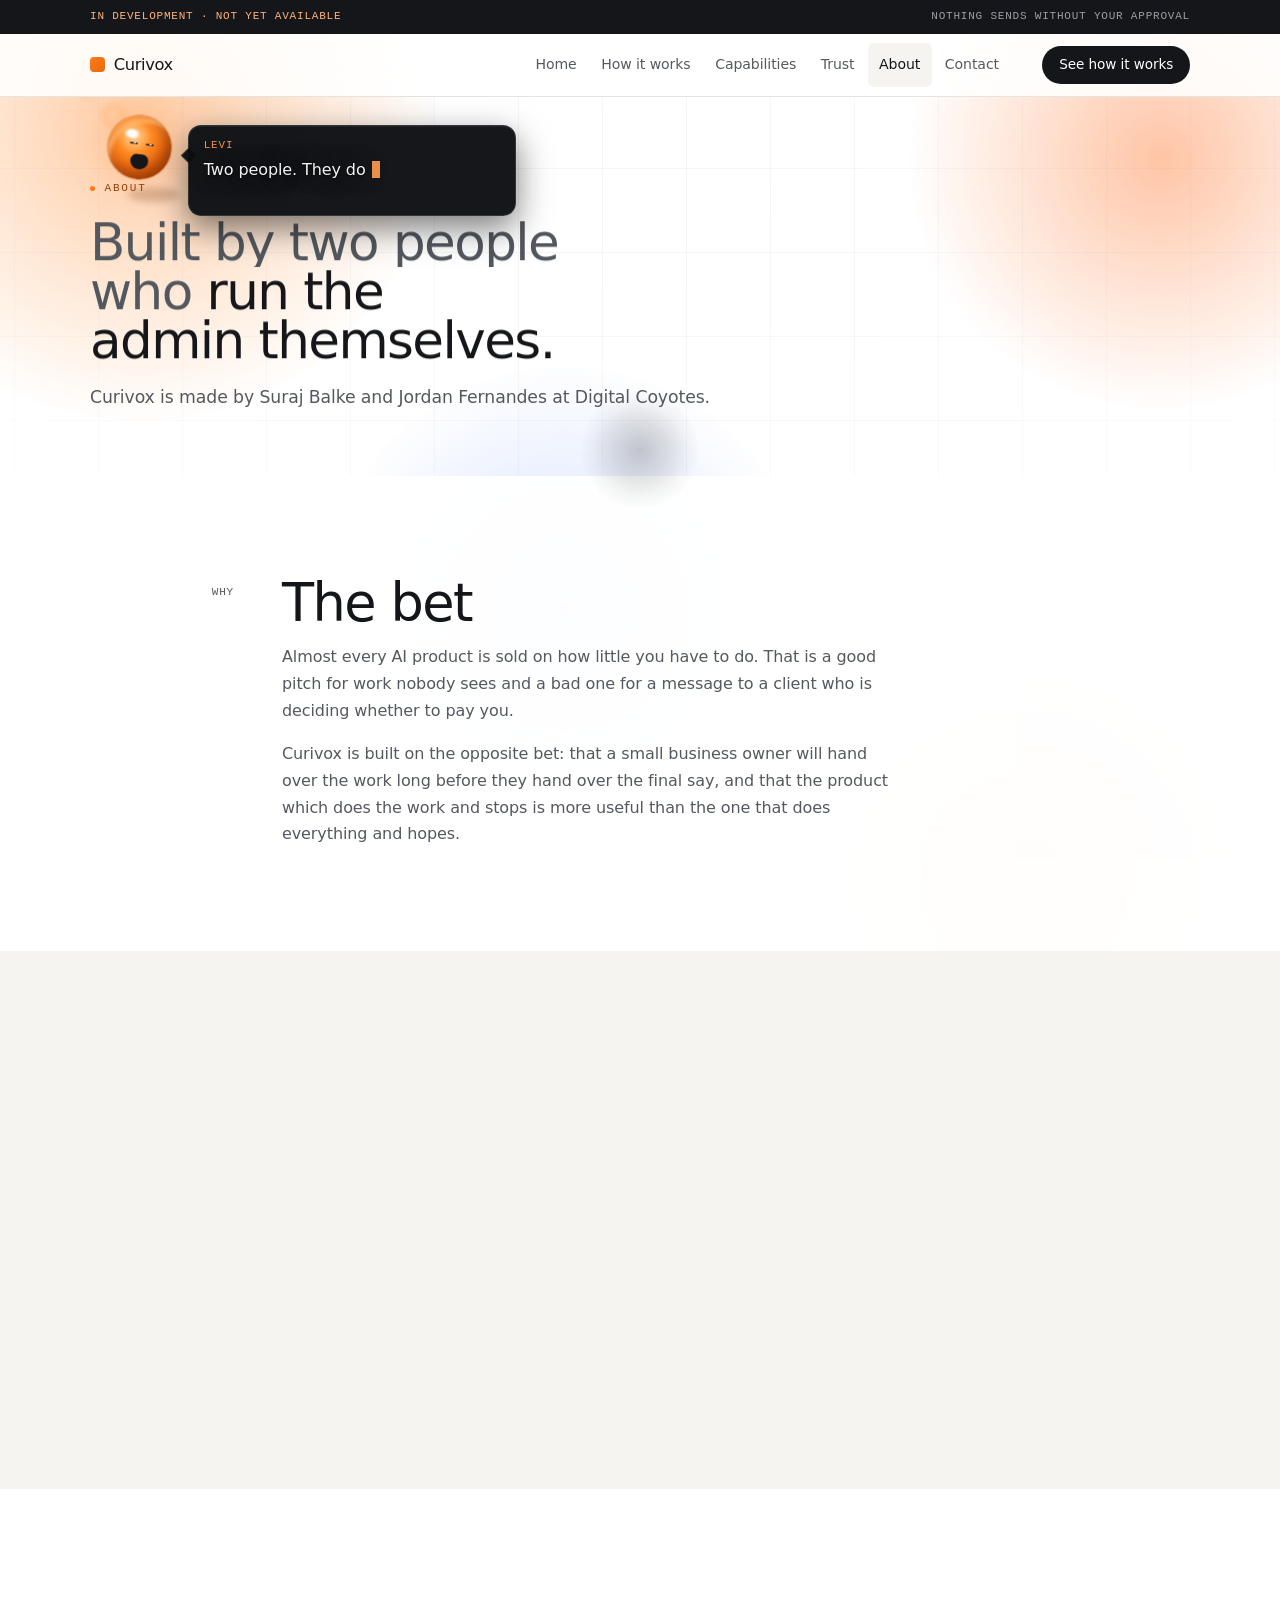
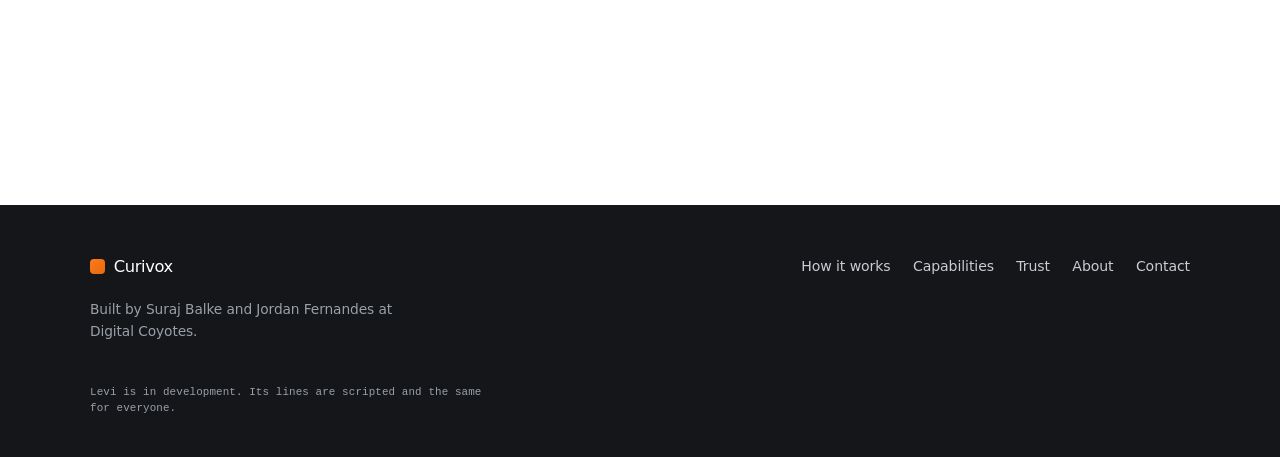
<file: about.html>
<!doctype html>
<html lang="en" data-levi-page="about">
<head>
<meta charset="utf-8">
<meta name="viewport" content="width=device-width, initial-scale=1">
<meta http-equiv="Content-Security-Policy" content="default-src 'self'; script-src 'self'; style-src 'self' https://fonts.googleapis.com; font-src https://fonts.gstatic.com; img-src 'self' data:; connect-src 'none'; object-src 'none'; base-uri 'none'; form-action 'none'">
<title>About — Curivox</title>
<meta name="description" content="Curivox is built by Suraj Balke and Jordan Fernandes at Digital Coyotes.">
<link rel="preconnect" href="https://fonts.googleapis.com">
<link rel="preconnect" href="https://fonts.gstatic.com" crossorigin>
<link rel="stylesheet" href="https://fonts.googleapis.com/css2?family=DM+Sans:opsz,wght@9..40,400;9..40,500;9..40,600;9..40,700&family=IBM+Plex+Mono:wght@400;500&display=swap">
<link rel="icon" href="/favicon.ico" sizes="32x32">
<link rel="icon" href="/favicon.svg" type="image/svg+xml">
<link rel="apple-touch-icon" href="/apple-touch-icon.png">
<link rel="stylesheet" href="site.css?v=24d894d2">
</head>
<body>
<a class="skip" href="#main">Skip to content</a>

<!-- Living background. Fixed, inert, transform-only, disabled under
     prefers-reduced-motion. Sits behind everything and is never interactive. -->
<div class="aurora" aria-hidden="true">
  <i class="aurora__a"></i><i class="aurora__b"></i><i class="aurora__c"></i><i class="aurora__d"></i>
  <span class="aurora__grid"></span>
</div>

<div class="statusbar">
  <div class="wrap statusbar__inner">
    <span class="mono">In development · not yet available</span>
    <span class="mono statusbar__aside">Nothing sends without your approval</span>
  </div>
</div>

<header class="masthead" data-header>
  <div class="wrap masthead__inner">
    <a class="brand" href="index.html">
      <span class="brand__mark" aria-hidden="true"></span>
      <span>Curivox</span>
    </a>
    <nav class="nav" aria-label="Primary">
      <a href="index.html">Home</a>
      <a href="how-it-works.html">How it works</a>
      <a href="capabilities.html">Capabilities</a>
      <a href="trust.html">Trust</a>
      <a href="about.html" aria-current="page">About</a>
      <a href="contact.html">Contact</a>
    </nav>
    <a class="masthead__cta" href="how-it-works.html">See how it works</a>

    <button class="burger" type="button" data-nav-toggle aria-expanded="false" aria-controls="mobile-nav">
      <span class="burger__bars" aria-hidden="true"><i></i><i></i></span>
      <span class="burger__label">Menu</span>
    </button>
  </div>
</header>

<!-- Ships open so navigation exists without JavaScript; site.js closes it. -->
<nav class="panel" id="mobile-nav" data-nav-panel aria-label="Primary">
  <div class="panel__head">
    <span class="mono">Go to</span>
    <button class="panel__close" type="button" data-nav-close aria-label="Close menu">Close</button>
  </div>
  <a href="index.html"><span>Home</span><i aria-hidden="true">→</i></a>
  <a href="how-it-works.html"><span>How it works</span><i aria-hidden="true">→</i></a>
  <a href="capabilities.html"><span>Capabilities</span><i aria-hidden="true">→</i></a>
  <a href="trust.html"><span>Trust</span><i aria-hidden="true">→</i></a>
  <a href="about.html" aria-current="page"><span>About</span><i aria-hidden="true">→</i></a>
  <a href="contact.html"><span>Contact</span><i aria-hidden="true">→</i></a>
</nav>

<main id="main">

  <section class="phero">
  <!-- LEVI'S ZONE. Declared space, not negotiated space: absolutely
       positioned, zero layout height, and the section around it is its
       positioning context. Levi may only exist inside one of these. -->
  <div class="levi-zone" data-levi-zone="hero" aria-hidden="true"></div>
    <div class="wrap">
      <p class="pill" data-rise><span class="pill__dot" aria-hidden="true"></span>About</p>
      <h1 class="phero__title" data-words data-rise data-rise-delay="50">Built by two people who <em>run the admin themselves.</em></h1>
      <p class="phero__lede" data-rise data-rise-delay="100">Curivox is made by Suraj Balke and Jordan Fernandes at Digital Coyotes.</p>
    </div>
  </section>

  <section class="prose">
  <!-- LEVI'S ZONE. Declared space, not negotiated space: absolutely
       positioned, zero layout height, and the section around it is its
       positioning context. Levi may only exist inside one of these. -->
  <div class="levi-zone" data-levi-zone="bet" aria-hidden="true"></div>
    <div class="wrap prose__grid">
      <div class="prose__side" data-rise><p class="mono">Why</p></div>
      <div class="prose__body" data-rise data-rise-delay="60">
        <h2>The bet</h2>
        <p>
          Almost every AI product is sold on how little you have to do. That is a
          good pitch for work nobody sees and a bad one for a message to a client
          who is deciding whether to pay you.
        </p>
        <p>
          Curivox is built on the opposite bet: that a small business owner will
          hand over the work long before they hand over the final say, and that
          the product which does the work and stops is more useful than the one
          that does everything and hopes.
        </p>
      </div>
    </div>
  </section>

  <section class="prose prose--alt">
  <!-- LEVI'S ZONE. Declared space, not negotiated space: absolutely
       positioned, zero layout height, and the section around it is its
       positioning context. Levi may only exist inside one of these. -->
  <div class="levi-zone" data-levi-zone="people" aria-hidden="true"></div>
    <div class="wrap prose__grid">
      <div class="prose__side" data-rise><p class="mono">Who</p></div>
      <div class="prose__body" data-rise data-rise-delay="60">
        <h2>The people</h2>
        <ul class="checks">
          <li><b>Suraj Balke</b> — Digital Coyotes.</li>
          <li><b>Jordan Fernandes</b> — Digital Coyotes.</li>
        </ul>
        <div class="slot">
          <p class="slot__tag mono">Needed before launch</p>
          <p class="slot__what">Roles and background</p>
          <p class="slot__why">One line each on what you actually do and why you are the people building this. Left blank rather than invented — made-up credentials are the fastest way to lose a real buyer.</p>
        </div>
      </div>
    </div>
  </section>

  <section class="pclose">
  <!-- LEVI'S ZONE. Declared space, not negotiated space: absolutely
       positioned, zero layout height, and the section around it is its
       positioning context. Levi may only exist inside one of these. -->
  <div class="levi-zone" data-levi-zone="close" aria-hidden="true"></div>
    <div class="wrap pclose__inner" data-rise>
      <div>
        <h2 class="pclose__h">Curivox is not available yet.</h2>
        <p>There is no waitlist, trial or private beta. When there is something to join, this is where it will say so.</p>
      </div>
      <a class="cta" href="contact.html" data-magnetic><span>Contact</span><i class="cta__orb" aria-hidden="true">↗</i></a>
    </div>
  </section>
</main>

<footer class="foot">
  <div class="wrap foot__inner">
    <div class="foot__brand">
      <a class="brand" href="index.html">
        <span class="brand__mark" aria-hidden="true"></span>
        <span>Curivox</span>
      </a>
      <p class="foot__by">Built by Suraj Balke and Jordan Fernandes at Digital Coyotes.</p>
    </div>
    <nav class="foot__nav" aria-label="Footer">
      <a href="how-it-works.html">How it works</a>
      <a href="capabilities.html">Capabilities</a>
      <a href="trust.html">Trust</a>
      <a href="about.html">About</a>
      <a href="contact.html">Contact</a>
    </nav>
  </div>
</footer>

<!-- Vendored, not linked from a CDN: keeps script-src 'self', works offline,
     and cannot change under the site without a commit. Three.js is in vendor/
     but is deliberately not loaded here - 603KB is not attached to a page on
     the chance it might be useful. -->
<script src="vendor/gsap.min.js"></script>
<script src="vendor/ScrollTrigger.min.js"></script>
<script src="vendor/SplitText.min.js"></script>
<script src="vendor/lenis.min.js"></script>
<script src="site.js?v=359afec4"></script>
<script src="cursor.js?v=f97330b9"></script>
<!-- Levi, on every page. The set is data, the picker chooses and
     remembers, levi.js is the light itself. -->
<script src="levi-lines.js?v=9e5a7fff"></script>
<script src="levi-voice.js?v=562a8c45"></script>
<script src="levi.js?v=3fba2a9a"></script>
<script src="motion.js?v=da521f82"></script>
</body>
</html>
</file>
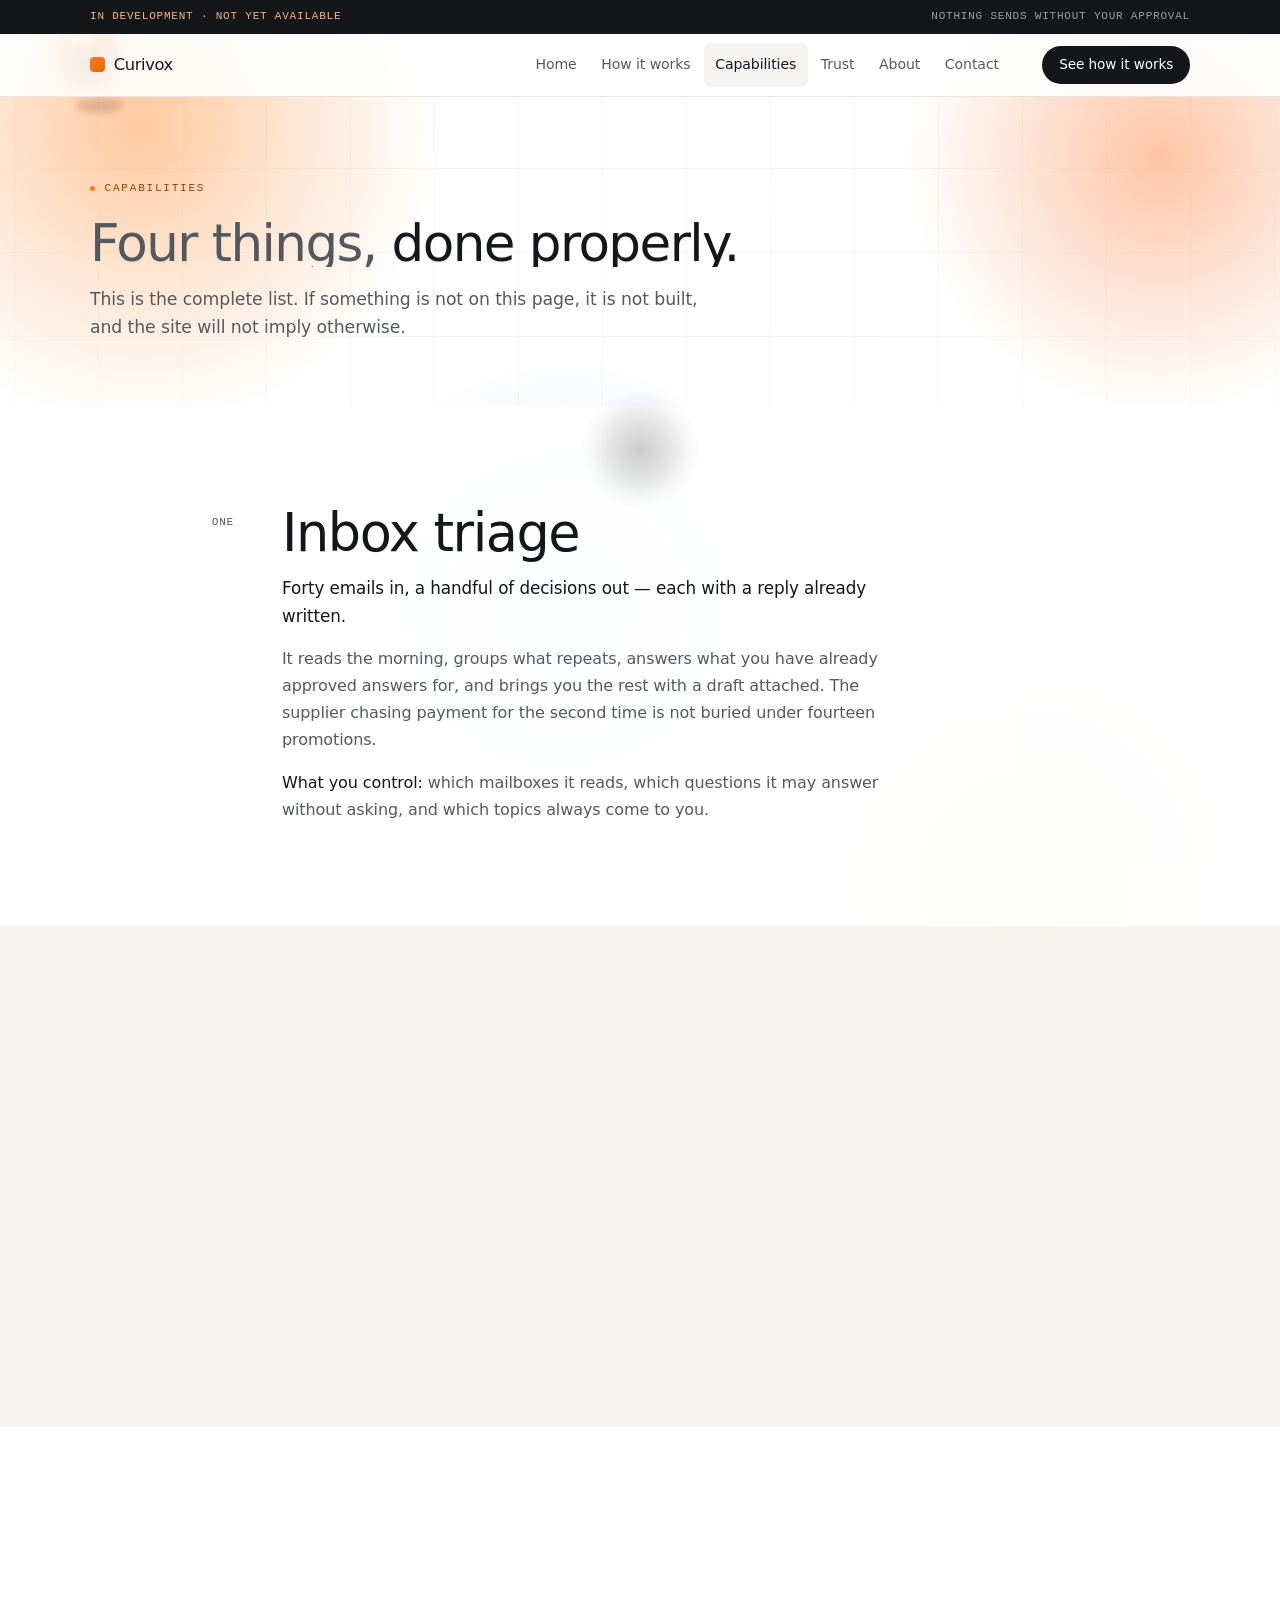
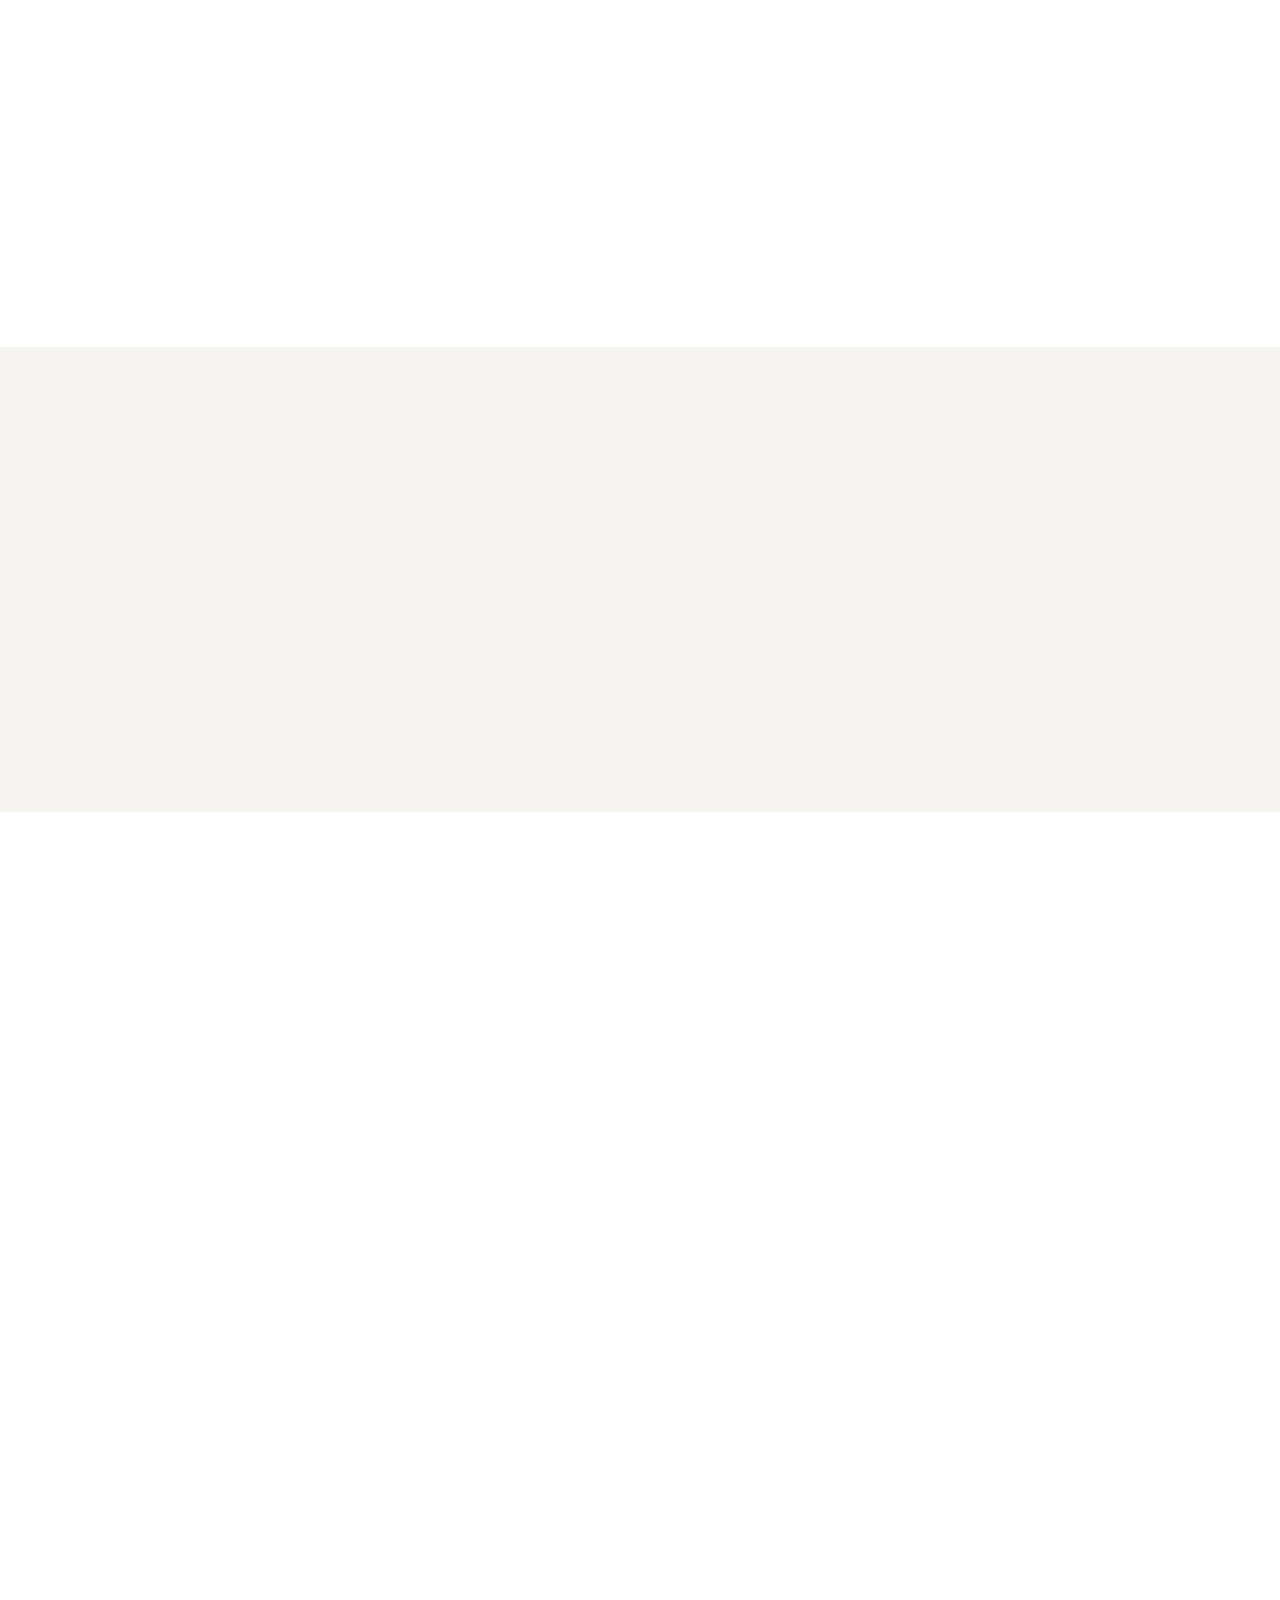
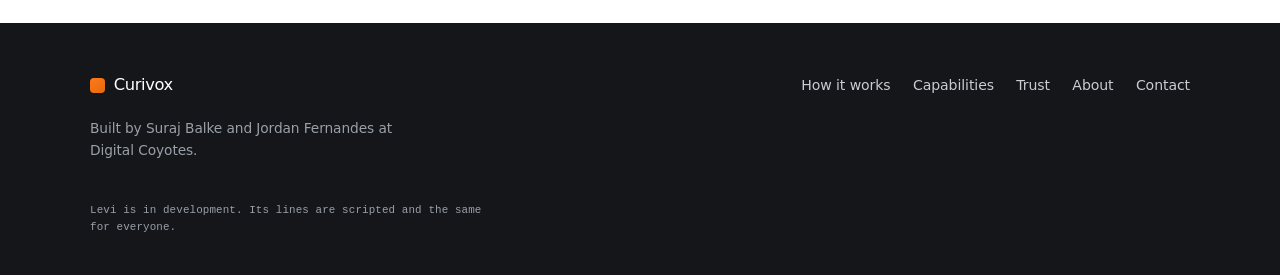
<file: capabilities.html>
<!doctype html>
<html lang="en" data-levi-page="capabilities">
<head>
<meta charset="utf-8">
<meta name="viewport" content="width=device-width, initial-scale=1">
<meta http-equiv="Content-Security-Policy" content="default-src 'self'; script-src 'self'; style-src 'self' https://fonts.googleapis.com; font-src https://fonts.gstatic.com; img-src 'self' data:; connect-src 'none'; object-src 'none'; base-uri 'none'; form-action 'none'">
<title>Capabilities — Curivox</title>
<meta name="description" content="Inbox triage, invoices and follow-up, social posts, memory and priorities. The complete list of what Curivox does.">
<link rel="preconnect" href="https://fonts.googleapis.com">
<link rel="preconnect" href="https://fonts.gstatic.com" crossorigin>
<link rel="stylesheet" href="https://fonts.googleapis.com/css2?family=DM+Sans:opsz,wght@9..40,400;9..40,500;9..40,600;9..40,700&family=IBM+Plex+Mono:wght@400;500&display=swap">
<link rel="icon" href="/favicon.ico" sizes="32x32">
<link rel="icon" href="/favicon.svg" type="image/svg+xml">
<link rel="apple-touch-icon" href="/apple-touch-icon.png">
<link rel="stylesheet" href="site.css?v=24d894d2">
</head>
<body>
<a class="skip" href="#main">Skip to content</a>

<!-- Living background. Fixed, inert, transform-only, disabled under
     prefers-reduced-motion. Sits behind everything and is never interactive. -->
<div class="aurora" aria-hidden="true">
  <i class="aurora__a"></i><i class="aurora__b"></i><i class="aurora__c"></i><i class="aurora__d"></i>
  <span class="aurora__grid"></span>
</div>

<div class="statusbar">
  <div class="wrap statusbar__inner">
    <span class="mono">In development · not yet available</span>
    <span class="mono statusbar__aside">Nothing sends without your approval</span>
  </div>
</div>

<header class="masthead" data-header>
  <div class="wrap masthead__inner">
    <a class="brand" href="index.html">
      <span class="brand__mark" aria-hidden="true"></span>
      <span>Curivox</span>
    </a>
    <nav class="nav" aria-label="Primary">
      <a href="index.html">Home</a>
      <a href="how-it-works.html">How it works</a>
      <a href="capabilities.html" aria-current="page">Capabilities</a>
      <a href="trust.html">Trust</a>
      <a href="about.html">About</a>
      <a href="contact.html">Contact</a>
    </nav>
    <a class="masthead__cta" href="how-it-works.html">See how it works</a>

    <button class="burger" type="button" data-nav-toggle aria-expanded="false" aria-controls="mobile-nav">
      <span class="burger__bars" aria-hidden="true"><i></i><i></i></span>
      <span class="burger__label">Menu</span>
    </button>
  </div>
</header>

<!-- Ships open so navigation exists without JavaScript; site.js closes it. -->
<nav class="panel" id="mobile-nav" data-nav-panel aria-label="Primary">
  <div class="panel__head">
    <span class="mono">Go to</span>
    <button class="panel__close" type="button" data-nav-close aria-label="Close menu">Close</button>
  </div>
  <a href="index.html"><span>Home</span><i aria-hidden="true">→</i></a>
  <a href="how-it-works.html"><span>How it works</span><i aria-hidden="true">→</i></a>
  <a href="capabilities.html" aria-current="page"><span>Capabilities</span><i aria-hidden="true">→</i></a>
  <a href="trust.html"><span>Trust</span><i aria-hidden="true">→</i></a>
  <a href="about.html"><span>About</span><i aria-hidden="true">→</i></a>
  <a href="contact.html"><span>Contact</span><i aria-hidden="true">→</i></a>
</nav>

<main id="main">

  <section class="phero">
  <!-- LEVI'S ZONE. Declared space, not negotiated space: absolutely
       positioned, zero layout height, and the section around it is its
       positioning context. Levi may only exist inside one of these. -->
  <div class="levi-zone" data-levi-zone="hero" aria-hidden="true"></div>
    <div class="wrap">
      <p class="pill" data-rise><span class="pill__dot" aria-hidden="true"></span>Capabilities</p>
      <h1 class="phero__title" data-words data-rise data-rise-delay="50">Four things, <em>done properly.</em></h1>
      <p class="phero__lede" data-rise data-rise-delay="100">This is the complete list. If something is not on this page, it is not built, and the site will not imply otherwise.</p>
    </div>
  </section>

  <section class="prose" id="inbox">
  <!-- LEVI'S ZONE. Declared space, not negotiated space: absolutely
       positioned, zero layout height, and the section around it is its
       positioning context. Levi may only exist inside one of these. -->
  <div class="levi-zone" data-levi-zone="inbox" aria-hidden="true"></div>
    <div class="wrap prose__grid">
      <div class="prose__side" data-rise><p class="mono">One</p></div>
      <div class="prose__body" data-rise data-rise-delay="60">
        <h2>Inbox triage</h2>
        <p class="prose__lede">Forty emails in, a handful of decisions out — each with a reply already written.</p>
        <p>
          It reads the morning, groups what repeats, answers what you have
          already approved answers for, and brings you the rest with a draft
          attached. The supplier chasing payment for the second time is not
          buried under fourteen promotions.
        </p>
        <p><b>What you control:</b> which mailboxes it reads, which questions it may answer without asking, and which topics always come to you.</p>
      </div>
    </div>
  </section>

  <section class="prose prose--alt" id="invoices">
  <!-- LEVI'S ZONE. Declared space, not negotiated space: absolutely
       positioned, zero layout height, and the section around it is its
       positioning context. Levi may only exist inside one of these. -->
  <div class="levi-zone" data-levi-zone="invoices" aria-hidden="true"></div>
    <div class="wrap prose__grid">
      <div class="prose__side" data-rise><p class="mono">Two</p></div>
      <div class="prose__body" data-rise data-rise-delay="60">
        <h2>Invoices and follow-up</h2>
        <p class="prose__lede">Knows which client has not paid since March, and drafts the chase.</p>
        <p>
          It tracks what has been invoiced, what has been paid, and what is
          overdue. On the dates you choose it drafts the invoice or the
          follow-up, in the same thread as the last conversation, and puts it in
          front of you.
        </p>
        <p class="prose__note">
          It drafts invoices. It does not move money, take payment, or touch your
          bank. There is no version of this product that does.
        </p>
      </div>
    </div>
  </section>

  <section class="prose" id="posts">
  <!-- LEVI'S ZONE. Declared space, not negotiated space: absolutely
       positioned, zero layout height, and the section around it is its
       positioning context. Levi may only exist inside one of these. -->
  <div class="levi-zone" data-levi-zone="posts" aria-hidden="true"></div>
    <div class="wrap prose__grid">
      <div class="prose__side" data-rise><p class="mono">Three</p></div>
      <div class="prose__body" data-rise data-rise-delay="60">
        <h2>Social posts</h2>
        <p class="prose__lede">Say what you want posted. It writes it and lays it out; you look before it goes.</p>
        <p>
          You describe the post in plain language — what happened, which photos,
          what you want people to do. It writes the caption, lays out the post,
          and shows you the finished thing. Nothing appears anywhere until you
          have seen it.
        </p>
        <p><b>What you control:</b> the photos it may use, the tone, and the final word on every post.</p>
      </div>
    </div>
  </section>

  <section class="prose prose--alt" id="memory">
  <!-- LEVI'S ZONE. Declared space, not negotiated space: absolutely
       positioned, zero layout height, and the section around it is its
       positioning context. Levi may only exist inside one of these. -->
  <div class="levi-zone" data-levi-zone="memory" aria-hidden="true"></div>
    <div class="wrap prose__grid">
      <div class="prose__side" data-rise><p class="mono">Four</p></div>
      <div class="prose__body" data-rise data-rise-delay="60">
        <h2>Memory and priorities</h2>
        <p class="prose__lede">What is due, what is overdue, what to do first — and why that order.</p>
        <p>
          It remembers ongoing work across weeks, so you are not the only place
          the context lives. When it tells you what to do first it also tells you
          why it put that first, which means you can disagree with it.
        </p>
        <p><b>What you control:</b> what it remembers, what it forgets, and the order when you know better.</p>
      </div>
    </div>
  </section>

  <section class="prose">
  <!-- LEVI'S ZONE. Declared space, not negotiated space: absolutely
       positioned, zero layout height, and the section around it is its
       positioning context. Levi may only exist inside one of these. -->
  <div class="levi-zone" data-levi-zone="limits" aria-hidden="true"></div>
    <div class="wrap prose__grid">
      <div class="prose__side" data-rise><p class="mono">Not built</p></div>
      <div class="prose__body" data-rise data-rise-delay="60">
        <h2>What this page does not claim</h2>
        <p>
          No call listening. No placing orders. No moving money. No named
          integrations. No accuracy or uptime figures, because there is nothing
          measured yet to quote.
        </p>
        <p>
          When any of that is built it will get its own section here, written the
          same way. Until then this page stays short.
        </p>
      </div>
    </div>
  </section>

  <section class="pclose">
  <!-- LEVI'S ZONE. Declared space, not negotiated space: absolutely
       positioned, zero layout height, and the section around it is its
       positioning context. Levi may only exist inside one of these. -->
  <div class="levi-zone" data-levi-zone="close" aria-hidden="true"></div>
    <div class="wrap pclose__inner" data-rise>
      <div>
        <h2 class="pclose__h">The obvious next question is whether to trust it.</h2>
        <p>What it reads, what it will never do, and where the limits are.</p>
      </div>
      <a class="cta" href="trust.html" data-magnetic><span>Trust</span><i class="cta__orb" aria-hidden="true">↗</i></a>
    </div>
  </section>
</main>

<footer class="foot">
  <div class="wrap foot__inner">
    <div class="foot__brand">
      <a class="brand" href="index.html">
        <span class="brand__mark" aria-hidden="true"></span>
        <span>Curivox</span>
      </a>
      <p class="foot__by">Built by Suraj Balke and Jordan Fernandes at Digital Coyotes.</p>
    </div>
    <nav class="foot__nav" aria-label="Footer">
      <a href="how-it-works.html">How it works</a>
      <a href="capabilities.html">Capabilities</a>
      <a href="trust.html">Trust</a>
      <a href="about.html">About</a>
      <a href="contact.html">Contact</a>
    </nav>
  </div>
</footer>

<!-- Vendored, not linked from a CDN: keeps script-src 'self', works offline,
     and cannot change under the site without a commit. Three.js is in vendor/
     but is deliberately not loaded here - 603KB is not attached to a page on
     the chance it might be useful. -->
<script src="vendor/gsap.min.js"></script>
<script src="vendor/ScrollTrigger.min.js"></script>
<script src="vendor/SplitText.min.js"></script>
<script src="vendor/lenis.min.js"></script>
<script src="site.js?v=359afec4"></script>
<script src="cursor.js?v=f97330b9"></script>
<!-- Levi, on every page. The set is data, the picker chooses and
     remembers, levi.js is the light itself. -->
<script src="levi-lines.js?v=9e5a7fff"></script>
<script src="levi-voice.js?v=562a8c45"></script>
<script src="levi.js?v=3fba2a9a"></script>
<script src="motion.js?v=da521f82"></script>
</body>
</html>
</file>
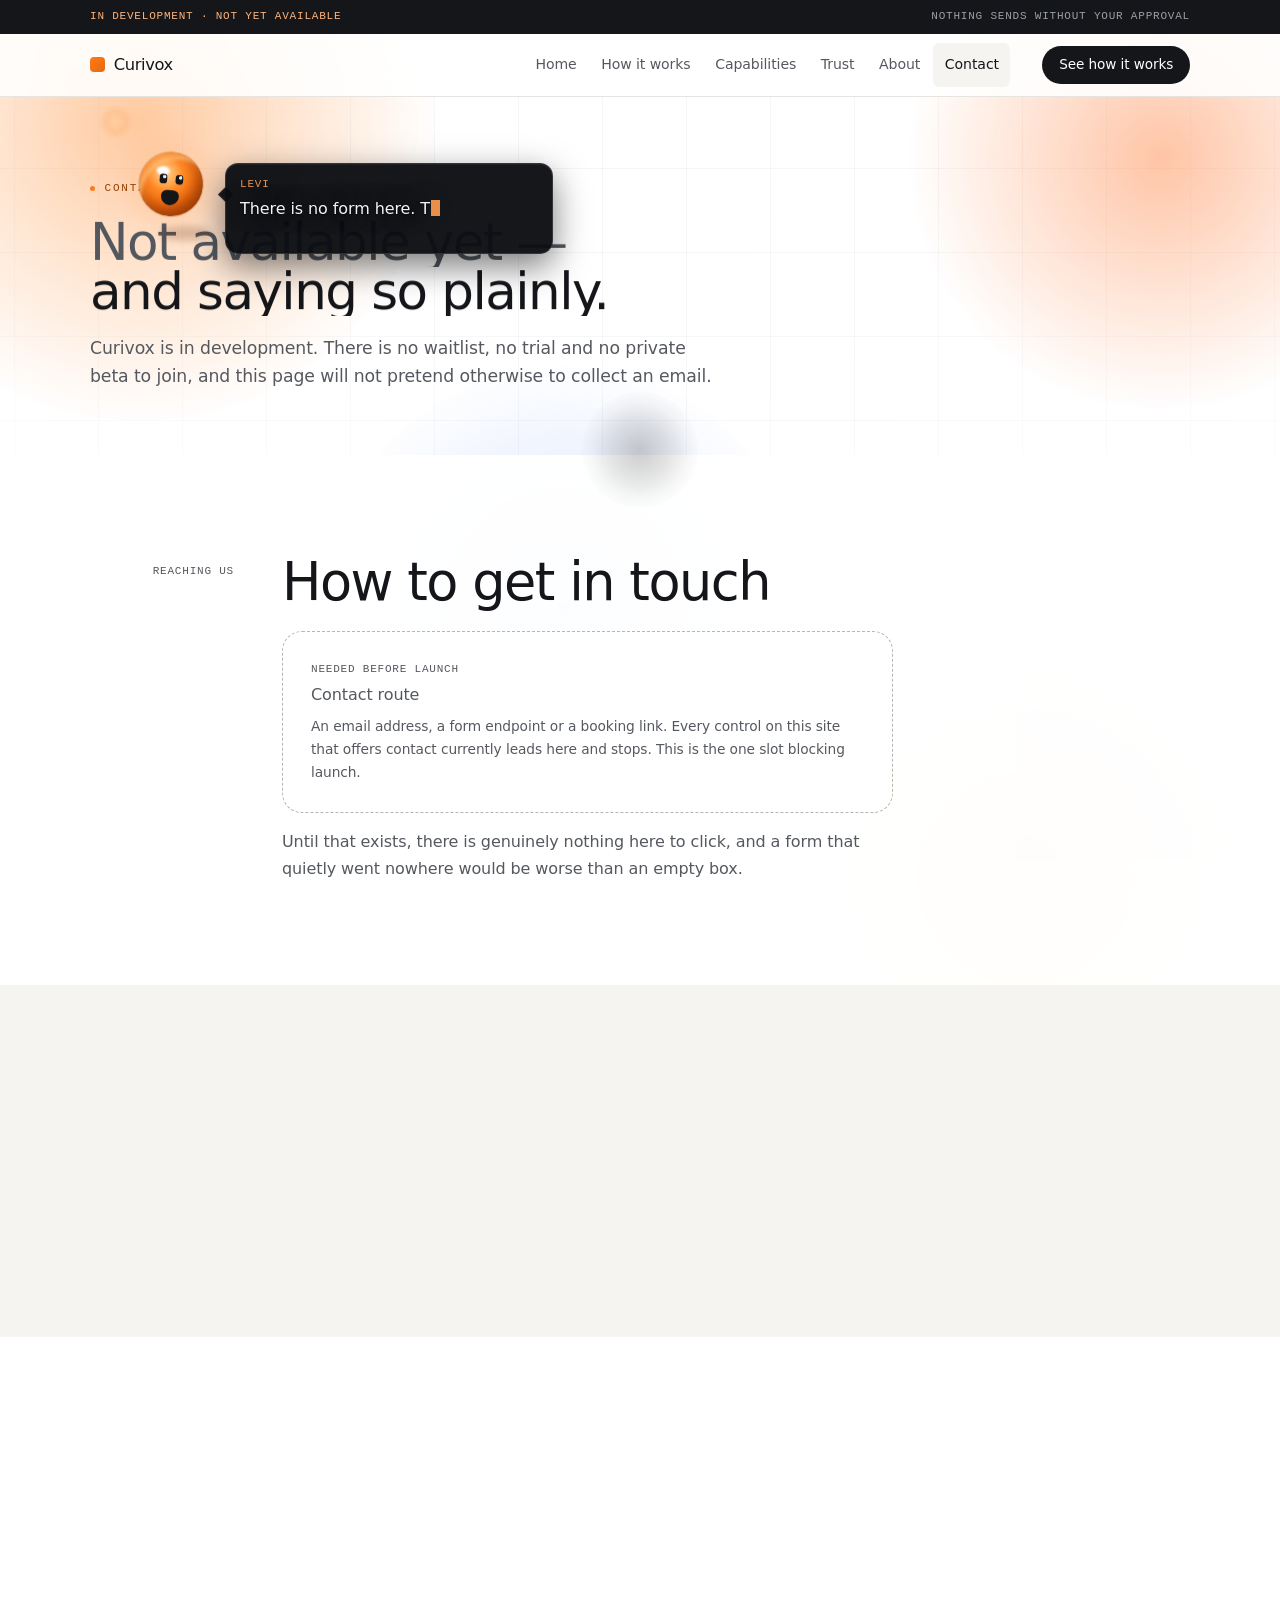
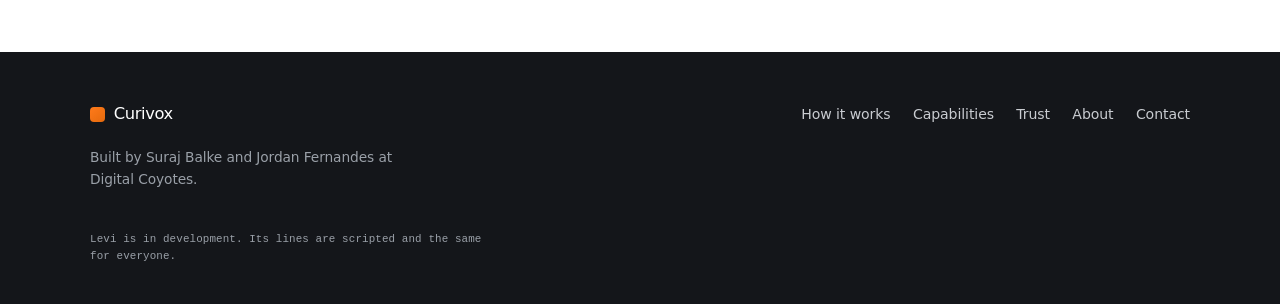
<file: contact.html>
<!doctype html>
<html lang="en" data-levi-page="contact">
<head>
<meta charset="utf-8">
<meta name="viewport" content="width=device-width, initial-scale=1">
<meta http-equiv="Content-Security-Policy" content="default-src 'self'; script-src 'self'; style-src 'self' https://fonts.googleapis.com; font-src https://fonts.gstatic.com; img-src 'self' data:; connect-src 'none'; object-src 'none'; base-uri 'none'; form-action 'none'">
<title>Contact — Curivox</title>
<meta name="description" content="Curivox is in development and not yet available. There is no waitlist, trial or private beta.">
<link rel="preconnect" href="https://fonts.googleapis.com">
<link rel="preconnect" href="https://fonts.gstatic.com" crossorigin>
<link rel="stylesheet" href="https://fonts.googleapis.com/css2?family=DM+Sans:opsz,wght@9..40,400;9..40,500;9..40,600;9..40,700&family=IBM+Plex+Mono:wght@400;500&display=swap">
<link rel="icon" href="/favicon.ico" sizes="32x32">
<link rel="icon" href="/favicon.svg" type="image/svg+xml">
<link rel="apple-touch-icon" href="/apple-touch-icon.png">
<link rel="stylesheet" href="site.css?v=24d894d2">
</head>
<body>
<a class="skip" href="#main">Skip to content</a>

<!-- Living background. Fixed, inert, transform-only, disabled under
     prefers-reduced-motion. Sits behind everything and is never interactive. -->
<div class="aurora" aria-hidden="true">
  <i class="aurora__a"></i><i class="aurora__b"></i><i class="aurora__c"></i><i class="aurora__d"></i>
  <span class="aurora__grid"></span>
</div>

<div class="statusbar">
  <div class="wrap statusbar__inner">
    <span class="mono">In development · not yet available</span>
    <span class="mono statusbar__aside">Nothing sends without your approval</span>
  </div>
</div>

<header class="masthead" data-header>
  <div class="wrap masthead__inner">
    <a class="brand" href="index.html">
      <span class="brand__mark" aria-hidden="true"></span>
      <span>Curivox</span>
    </a>
    <nav class="nav" aria-label="Primary">
      <a href="index.html">Home</a>
      <a href="how-it-works.html">How it works</a>
      <a href="capabilities.html">Capabilities</a>
      <a href="trust.html">Trust</a>
      <a href="about.html">About</a>
      <a href="contact.html" aria-current="page">Contact</a>
    </nav>
    <a class="masthead__cta" href="how-it-works.html">See how it works</a>

    <button class="burger" type="button" data-nav-toggle aria-expanded="false" aria-controls="mobile-nav">
      <span class="burger__bars" aria-hidden="true"><i></i><i></i></span>
      <span class="burger__label">Menu</span>
    </button>
  </div>
</header>

<!-- Ships open so navigation exists without JavaScript; site.js closes it. -->
<nav class="panel" id="mobile-nav" data-nav-panel aria-label="Primary">
  <div class="panel__head">
    <span class="mono">Go to</span>
    <button class="panel__close" type="button" data-nav-close aria-label="Close menu">Close</button>
  </div>
  <a href="index.html"><span>Home</span><i aria-hidden="true">→</i></a>
  <a href="how-it-works.html"><span>How it works</span><i aria-hidden="true">→</i></a>
  <a href="capabilities.html"><span>Capabilities</span><i aria-hidden="true">→</i></a>
  <a href="trust.html"><span>Trust</span><i aria-hidden="true">→</i></a>
  <a href="about.html"><span>About</span><i aria-hidden="true">→</i></a>
  <a href="contact.html" aria-current="page"><span>Contact</span><i aria-hidden="true">→</i></a>
</nav>

<main id="main">

  <section class="phero">
  <!-- LEVI'S ZONE. Declared space, not negotiated space: absolutely
       positioned, zero layout height, and the section around it is its
       positioning context. Levi may only exist inside one of these. -->
  <div class="levi-zone" data-levi-zone="hero" aria-hidden="true"></div>
    <div class="wrap">
      <p class="pill" data-rise><span class="pill__dot" aria-hidden="true"></span>Contact</p>
      <h1 class="phero__title" data-words data-rise data-rise-delay="50">Not available yet — <em>and saying so plainly.</em></h1>
      <p class="phero__lede" data-rise data-rise-delay="100">Curivox is in development. There is no waitlist, no trial and no private beta to join, and this page will not pretend otherwise to collect an email.</p>
    </div>
  </section>

  <section class="prose">
  <!-- LEVI'S ZONE. Declared space, not negotiated space: absolutely
       positioned, zero layout height, and the section around it is its
       positioning context. Levi may only exist inside one of these. -->
  <div class="levi-zone" data-levi-zone="how" aria-hidden="true"></div>
    <div class="wrap prose__grid">
      <div class="prose__side" data-rise><p class="mono">Reaching us</p></div>
      <div class="prose__body" data-rise data-rise-delay="60">
        <h2>How to get in touch</h2>
        <div class="slot">
          <p class="slot__tag mono">Needed before launch</p>
          <p class="slot__what">Contact route</p>
          <p class="slot__why">An email address, a form endpoint or a booking link. Every control on this site that offers contact currently leads here and stops. This is the one slot blocking launch.</p>
        </div>
        <p>
          Until that exists, there is genuinely nothing here to click, and a form
          that quietly went nowhere would be worse than an empty box.
        </p>
      </div>
    </div>
  </section>

  <section class="prose prose--alt">
  <!-- LEVI'S ZONE. Declared space, not negotiated space: absolutely
       positioned, zero layout height, and the section around it is its
       positioning context. Levi may only exist inside one of these. -->
  <div class="levi-zone" data-levi-zone="where" aria-hidden="true"></div>
    <div class="wrap prose__grid">
      <div class="prose__side" data-rise><p class="mono">Status</p></div>
      <div class="prose__body" data-rise data-rise-delay="60">
        <h2>Where the product is</h2>
        <p>
          In development. The approval queue on the home page is a working
          component you can operate, but it is illustrative — it is not connected
          to a live account, and there is no account to connect it to yet.
        </p>
      </div>
    </div>
  </section>

  <section class="pclose">
  <!-- LEVI'S ZONE. Declared space, not negotiated space: absolutely
       positioned, zero layout height, and the section around it is its
       positioning context. Levi may only exist inside one of these. -->
  <div class="levi-zone" data-levi-zone="close" aria-hidden="true"></div>
    <div class="wrap pclose__inner" data-rise>
      <div>
        <h2 class="pclose__h">See the thing working.</h2>
        <p>The approval queue on the home page is real, and you can use it right now.</p>
      </div>
      <a class="cta" href="index.html" data-magnetic><span>Back to the demo</span><i class="cta__orb" aria-hidden="true">↗</i></a>
    </div>
  </section>
</main>

<footer class="foot">
  <div class="wrap foot__inner">
    <div class="foot__brand">
      <a class="brand" href="index.html">
        <span class="brand__mark" aria-hidden="true"></span>
        <span>Curivox</span>
      </a>
      <p class="foot__by">Built by Suraj Balke and Jordan Fernandes at Digital Coyotes.</p>
    </div>
    <nav class="foot__nav" aria-label="Footer">
      <a href="how-it-works.html">How it works</a>
      <a href="capabilities.html">Capabilities</a>
      <a href="trust.html">Trust</a>
      <a href="about.html">About</a>
      <a href="contact.html">Contact</a>
    </nav>
  </div>
</footer>

<!-- Vendored, not linked from a CDN: keeps script-src 'self', works offline,
     and cannot change under the site without a commit. Three.js is in vendor/
     but is deliberately not loaded here - 603KB is not attached to a page on
     the chance it might be useful. -->
<script src="vendor/gsap.min.js"></script>
<script src="vendor/ScrollTrigger.min.js"></script>
<script src="vendor/SplitText.min.js"></script>
<script src="vendor/lenis.min.js"></script>
<script src="site.js?v=359afec4"></script>
<script src="cursor.js?v=f97330b9"></script>
<!-- Levi, on every page. The set is data, the picker chooses and
     remembers, levi.js is the light itself. -->
<script src="levi-lines.js?v=9e5a7fff"></script>
<script src="levi-voice.js?v=562a8c45"></script>
<script src="levi.js?v=3fba2a9a"></script>
<script src="motion.js?v=da521f82"></script>
</body>
</html>
</file>
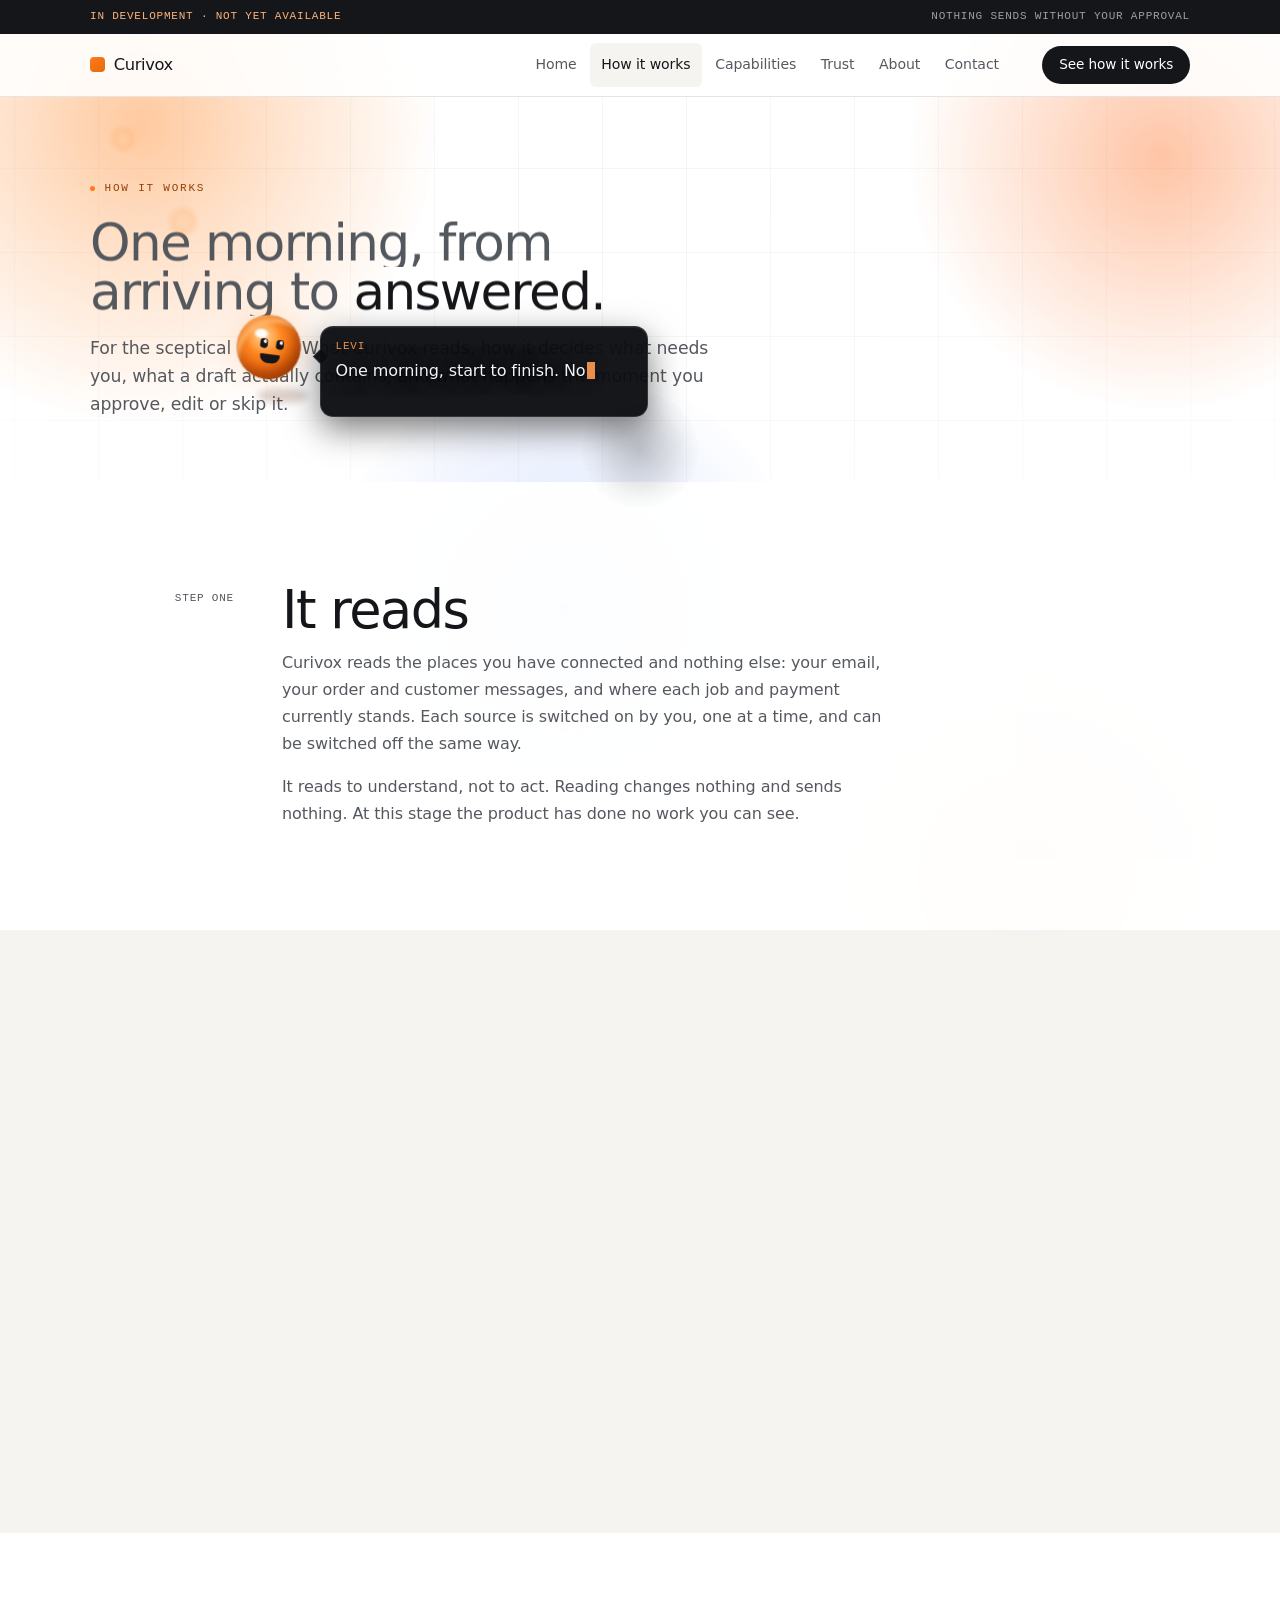
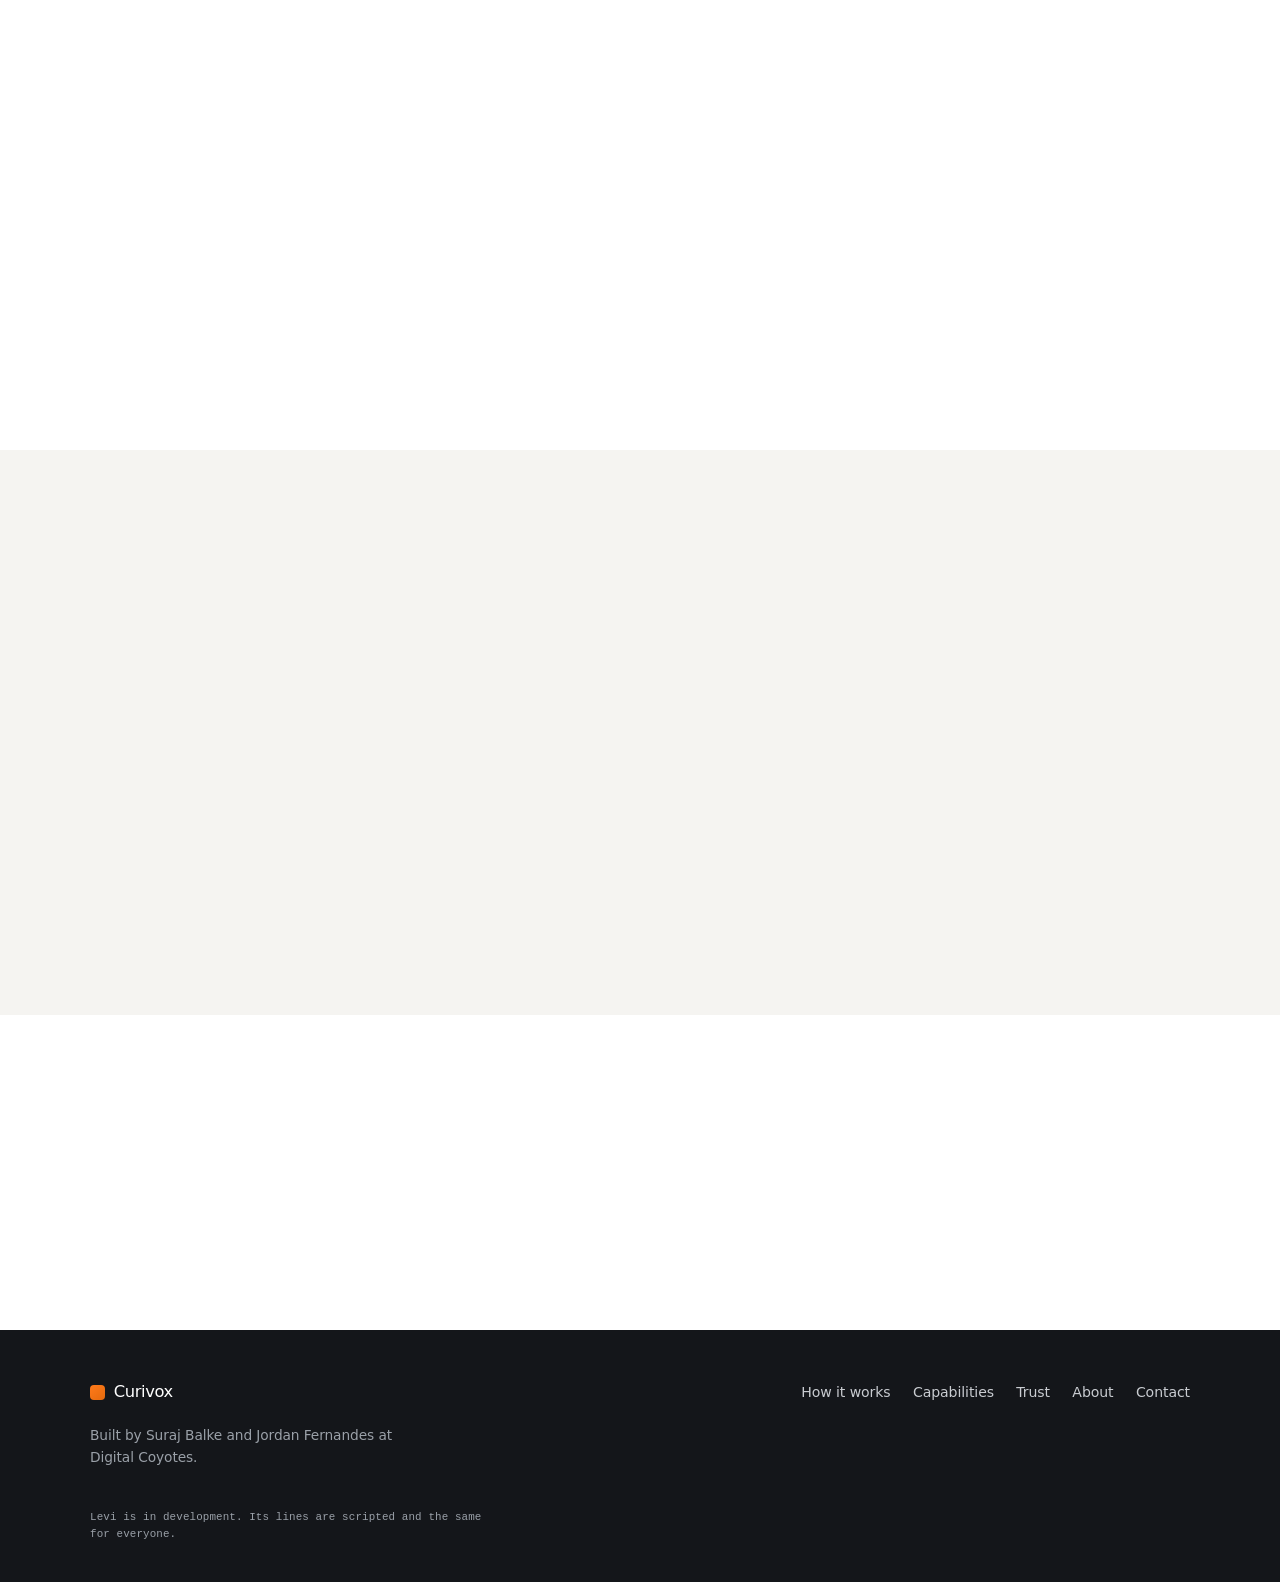
<file: how-it-works.html>
<!doctype html>
<html lang="en" data-levi-page="howItWorks">
<head>
<meta charset="utf-8">
<meta name="viewport" content="width=device-width, initial-scale=1">
<meta http-equiv="Content-Security-Policy" content="default-src 'self'; script-src 'self'; style-src 'self' https://fonts.googleapis.com; font-src https://fonts.gstatic.com; img-src 'self' data:; connect-src 'none'; object-src 'none'; base-uri 'none'; form-action 'none'">
<title>How Curivox works — Curivox</title>
<meta name="description" content="What Curivox reads, how it decides what needs a decision, what a draft contains, and what happens when you approve, edit or skip.">
<link rel="preconnect" href="https://fonts.googleapis.com">
<link rel="preconnect" href="https://fonts.gstatic.com" crossorigin>
<link rel="stylesheet" href="https://fonts.googleapis.com/css2?family=DM+Sans:opsz,wght@9..40,400;9..40,500;9..40,600;9..40,700&family=IBM+Plex+Mono:wght@400;500&display=swap">
<link rel="icon" href="/favicon.ico" sizes="32x32">
<link rel="icon" href="/favicon.svg" type="image/svg+xml">
<link rel="apple-touch-icon" href="/apple-touch-icon.png">
<link rel="stylesheet" href="site.css?v=24d894d2">
</head>
<body>
<a class="skip" href="#main">Skip to content</a>

<!-- Living background. Fixed, inert, transform-only, disabled under
     prefers-reduced-motion. Sits behind everything and is never interactive. -->
<div class="aurora" aria-hidden="true">
  <i class="aurora__a"></i><i class="aurora__b"></i><i class="aurora__c"></i><i class="aurora__d"></i>
  <span class="aurora__grid"></span>
</div>

<div class="statusbar">
  <div class="wrap statusbar__inner">
    <span class="mono">In development · not yet available</span>
    <span class="mono statusbar__aside">Nothing sends without your approval</span>
  </div>
</div>

<header class="masthead" data-header>
  <div class="wrap masthead__inner">
    <a class="brand" href="index.html">
      <span class="brand__mark" aria-hidden="true"></span>
      <span>Curivox</span>
    </a>
    <nav class="nav" aria-label="Primary">
      <a href="index.html">Home</a>
      <a href="how-it-works.html" aria-current="page">How it works</a>
      <a href="capabilities.html">Capabilities</a>
      <a href="trust.html">Trust</a>
      <a href="about.html">About</a>
      <a href="contact.html">Contact</a>
    </nav>
    <a class="masthead__cta" href="how-it-works.html">See how it works</a>

    <button class="burger" type="button" data-nav-toggle aria-expanded="false" aria-controls="mobile-nav">
      <span class="burger__bars" aria-hidden="true"><i></i><i></i></span>
      <span class="burger__label">Menu</span>
    </button>
  </div>
</header>

<!-- Ships open so navigation exists without JavaScript; site.js closes it. -->
<nav class="panel" id="mobile-nav" data-nav-panel aria-label="Primary">
  <div class="panel__head">
    <span class="mono">Go to</span>
    <button class="panel__close" type="button" data-nav-close aria-label="Close menu">Close</button>
  </div>
  <a href="index.html"><span>Home</span><i aria-hidden="true">→</i></a>
  <a href="how-it-works.html" aria-current="page"><span>How it works</span><i aria-hidden="true">→</i></a>
  <a href="capabilities.html"><span>Capabilities</span><i aria-hidden="true">→</i></a>
  <a href="trust.html"><span>Trust</span><i aria-hidden="true">→</i></a>
  <a href="about.html"><span>About</span><i aria-hidden="true">→</i></a>
  <a href="contact.html"><span>Contact</span><i aria-hidden="true">→</i></a>
</nav>

<main id="main">

  <section class="phero">
  <!-- LEVI'S ZONE. Declared space, not negotiated space: absolutely
       positioned, zero layout height, and the section around it is its
       positioning context. Levi may only exist inside one of these. -->
  <div class="levi-zone" data-levi-zone="hero" aria-hidden="true"></div>
    <div class="wrap">
      <p class="pill" data-rise><span class="pill__dot" aria-hidden="true"></span>How it works</p>
      <h1 class="phero__title" data-words data-rise data-rise-delay="50">One morning, from arriving to <em>answered.</em></h1>
      <p class="phero__lede" data-rise data-rise-delay="100">For the sceptical reader. What Curivox reads, how it decides what needs you, what a draft actually contains, and what happens the moment you approve, edit or skip it.</p>
    </div>
  </section>

  <section class="prose">
  <!-- LEVI'S ZONE. Declared space, not negotiated space: absolutely
       positioned, zero layout height, and the section around it is its
       positioning context. Levi may only exist inside one of these. -->
  <div class="levi-zone" data-levi-zone="reads" aria-hidden="true"></div>
    <div class="wrap prose__grid">
      <div class="prose__side" data-rise><p class="mono">Step one</p></div>
      <div class="prose__body" data-rise data-rise-delay="60">
        <h2>It reads</h2>
        <p>
          Curivox reads the places you have connected and nothing else: your
          email, your order and customer messages, and where each job and payment
          currently stands. Each source is switched on by you, one at a time, and
          can be switched off the same way.
        </p>
        <p>
          It reads to understand, not to act. Reading changes nothing and sends
          nothing. At this stage the product has done no work you can see.
        </p>
      </div>
    </div>
  </section>

  <section class="prose prose--alt">
  <!-- LEVI'S ZONE. Declared space, not negotiated space: absolutely
       positioned, zero layout height, and the section around it is its
       positioning context. Levi may only exist inside one of these. -->
  <div class="levi-zone" data-levi-zone="decides" aria-hidden="true"></div>
    <div class="wrap prose__grid">
      <div class="prose__side" data-rise><p class="mono">Step two</p></div>
      <div class="prose__body" data-rise data-rise-delay="60">
        <h2>It decides what actually needs you</h2>
        <p>
          Most of a morning does not need a person. A newsletter does not. A
          fourteenth promotion does not. Three people asking the same question
          about opening hours need one answer, not three decisions.
        </p>
        <p>
          So Curivox separates the morning into what it can answer from what you
          have already approved, what it can draft but must not send, and what it
          genuinely cannot judge. Only the last two reach you.
        </p>
        <p class="prose__note">
          When it is not sure, it says so and asks. An uncertain draft is marked
          uncertain; it is never quietly sent.
        </p>
      </div>
    </div>
  </section>

  <section class="prose">
  <!-- LEVI'S ZONE. Declared space, not negotiated space: absolutely
       positioned, zero layout height, and the section around it is its
       positioning context. Levi may only exist inside one of these. -->
  <div class="levi-zone" data-levi-zone="draft" aria-hidden="true"></div>
    <div class="wrap prose__grid">
      <div class="prose__side" data-rise><p class="mono">Step three</p></div>
      <div class="prose__body" data-rise data-rise-delay="60">
        <h2>What a draft contains</h2>
        <p>Every item that reaches you carries four things, always in the same order:</p>
        <ul class="checks">
          <li><b>What it is</b> — a reply, an invoice, a follow-up, a post.</li>
          <li><b>Who it concerns</b> — the customer, the supplier, the job.</li>
          <li><b>The draft itself</b> — written out in full, not summarised.</li>
          <li><b>Why it wrote it</b> — the reason, in one sentence you can check.</li>
        </ul>
        <p>
          The reasoning is not decoration. It is how you approve in four seconds
          instead of re-reading the original thread.
        </p>
      </div>
    </div>
  </section>

  <section class="prose prose--alt">
  <!-- LEVI'S ZONE. Declared space, not negotiated space: absolutely
       positioned, zero layout height, and the section around it is its
       positioning context. Levi may only exist inside one of these. -->
  <div class="levi-zone" data-levi-zone="decide" aria-hidden="true"></div>
    <div class="wrap prose__grid">
      <div class="prose__side" data-rise><p class="mono">Step four</p></div>
      <div class="prose__body" data-rise data-rise-delay="60">
        <h2>What happens when you decide</h2>
        <ul class="checks">
          <li><b>Approve</b> — it sends, and the item moves into a record you can look back through.</li>
          <li><b>Edit</b> — the draft opens in place. What you send is what you wrote, not what it suggested.</li>
          <li><b>Skip</b> — it goes to the back of the queue. Nothing is sent and nothing is deleted.</li>
        </ul>
        <p>
          There is no fourth path where something leaves without you. That is not
          a setting you can loosen later; there is no code for it.
        </p>
      </div>
    </div>
  </section>

  <section class="pclose">
  <!-- LEVI'S ZONE. Declared space, not negotiated space: absolutely
       positioned, zero layout height, and the section around it is its
       positioning context. Levi may only exist inside one of these. -->
  <div class="levi-zone" data-levi-zone="close" aria-hidden="true"></div>
    <div class="wrap pclose__inner" data-rise>
      <div>
        <h2 class="pclose__h">See the four things it does.</h2>
        <p>Inbox triage, invoices and follow-up, social posts, memory and priorities. That is the whole list.</p>
      </div>
      <a class="cta" href="capabilities.html" data-magnetic><span>Capabilities</span><i class="cta__orb" aria-hidden="true">↗</i></a>
    </div>
  </section>
</main>

<footer class="foot">
  <div class="wrap foot__inner">
    <div class="foot__brand">
      <a class="brand" href="index.html">
        <span class="brand__mark" aria-hidden="true"></span>
        <span>Curivox</span>
      </a>
      <p class="foot__by">Built by Suraj Balke and Jordan Fernandes at Digital Coyotes.</p>
    </div>
    <nav class="foot__nav" aria-label="Footer">
      <a href="how-it-works.html">How it works</a>
      <a href="capabilities.html">Capabilities</a>
      <a href="trust.html">Trust</a>
      <a href="about.html">About</a>
      <a href="contact.html">Contact</a>
    </nav>
  </div>
</footer>

<!-- Vendored, not linked from a CDN: keeps script-src 'self', works offline,
     and cannot change under the site without a commit. Three.js is in vendor/
     but is deliberately not loaded here - 603KB is not attached to a page on
     the chance it might be useful. -->
<script src="vendor/gsap.min.js"></script>
<script src="vendor/ScrollTrigger.min.js"></script>
<script src="vendor/SplitText.min.js"></script>
<script src="vendor/lenis.min.js"></script>
<script src="site.js?v=359afec4"></script>
<script src="cursor.js?v=f97330b9"></script>
<!-- Levi, on every page. The set is data, the picker chooses and
     remembers, levi.js is the light itself. -->
<script src="levi-lines.js?v=9e5a7fff"></script>
<script src="levi-voice.js?v=562a8c45"></script>
<script src="levi.js?v=3fba2a9a"></script>
<script src="motion.js?v=da521f82"></script>
</body>
</html>
</file>
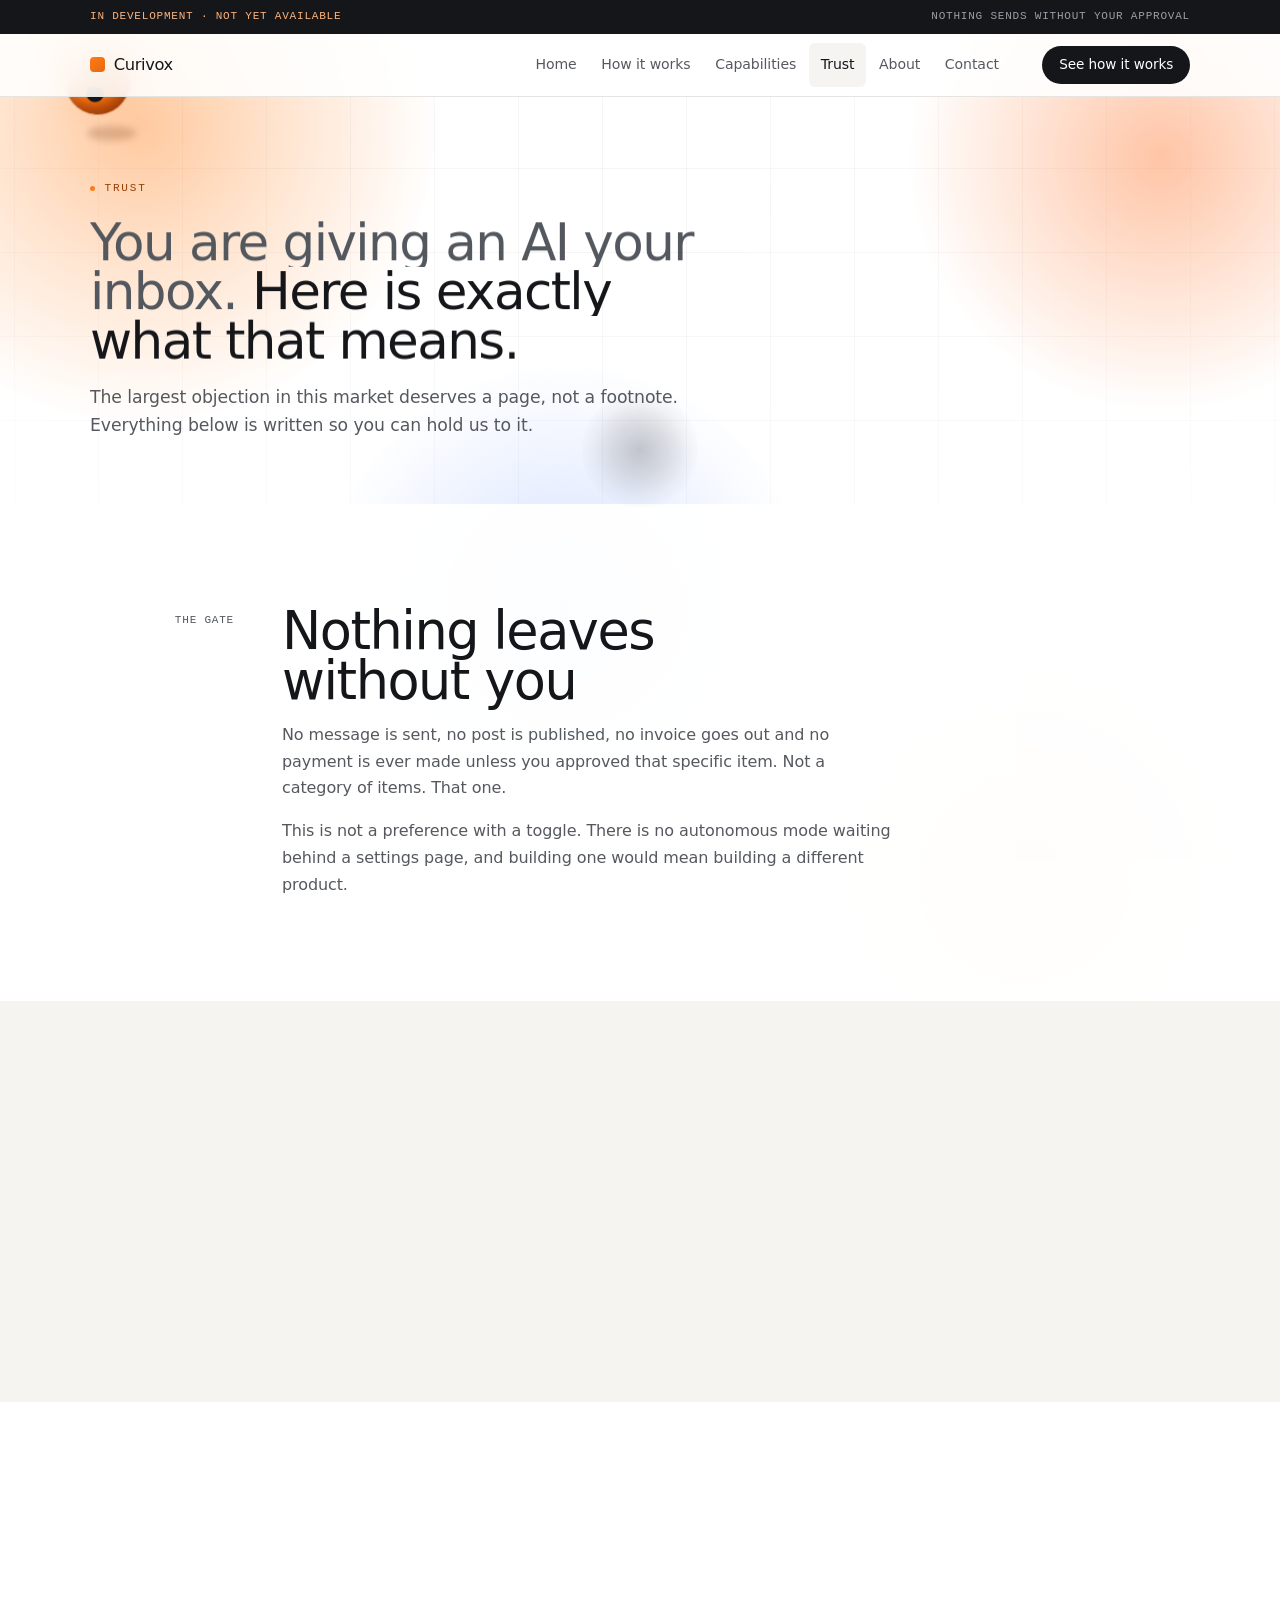
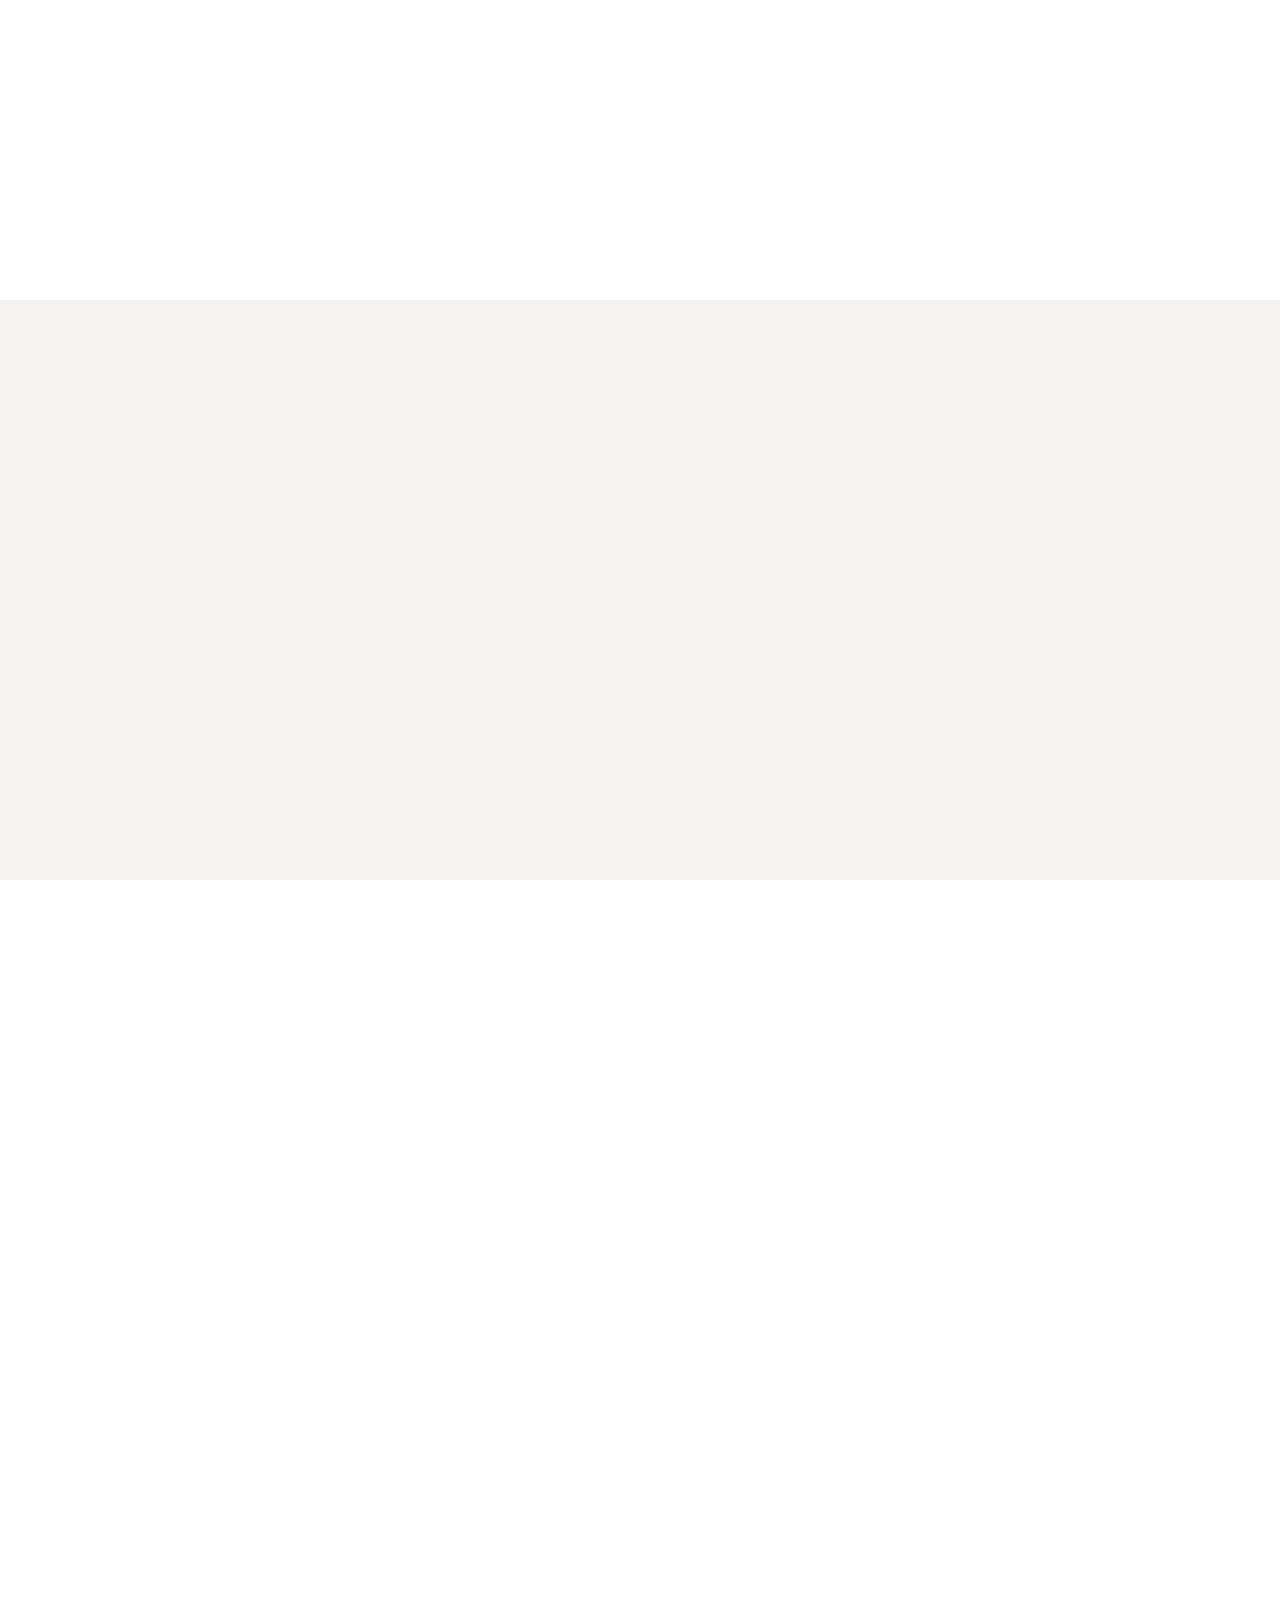
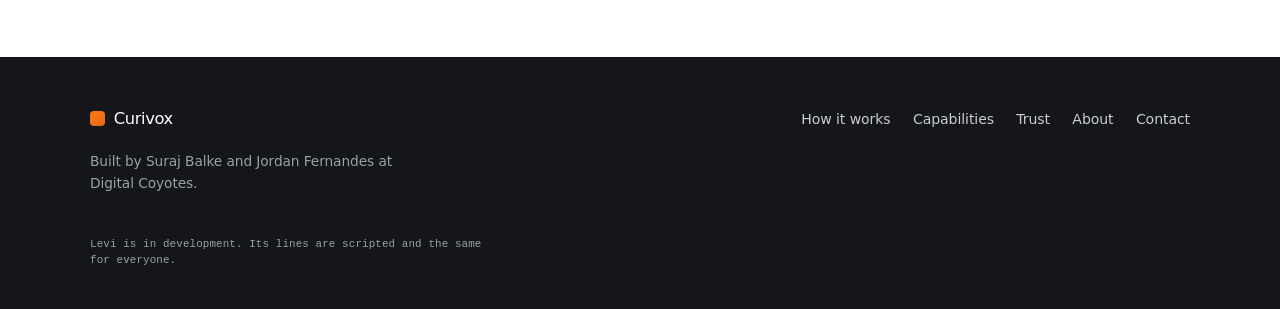
<file: trust.html>
<!doctype html>
<html lang="en" data-levi-page="trust">
<head>
<meta charset="utf-8">
<meta name="viewport" content="width=device-width, initial-scale=1">
<meta http-equiv="Content-Security-Policy" content="default-src 'self'; script-src 'self'; style-src 'self' https://fonts.googleapis.com; font-src https://fonts.gstatic.com; img-src 'self' data:; connect-src 'none'; object-src 'none'; base-uri 'none'; form-action 'none'">
<title>Trust — Curivox</title>
<meta name="description" content="Nothing is sent without your approval, Curivox never moves money, and it reads only the sources you switch on.">
<link rel="preconnect" href="https://fonts.googleapis.com">
<link rel="preconnect" href="https://fonts.gstatic.com" crossorigin>
<link rel="stylesheet" href="https://fonts.googleapis.com/css2?family=DM+Sans:opsz,wght@9..40,400;9..40,500;9..40,600;9..40,700&family=IBM+Plex+Mono:wght@400;500&display=swap">
<link rel="icon" href="/favicon.ico" sizes="32x32">
<link rel="icon" href="/favicon.svg" type="image/svg+xml">
<link rel="apple-touch-icon" href="/apple-touch-icon.png">
<link rel="stylesheet" href="site.css?v=24d894d2">
</head>
<body>
<a class="skip" href="#main">Skip to content</a>

<!-- Living background. Fixed, inert, transform-only, disabled under
     prefers-reduced-motion. Sits behind everything and is never interactive. -->
<div class="aurora" aria-hidden="true">
  <i class="aurora__a"></i><i class="aurora__b"></i><i class="aurora__c"></i><i class="aurora__d"></i>
  <span class="aurora__grid"></span>
</div>

<div class="statusbar">
  <div class="wrap statusbar__inner">
    <span class="mono">In development · not yet available</span>
    <span class="mono statusbar__aside">Nothing sends without your approval</span>
  </div>
</div>

<header class="masthead" data-header>
  <div class="wrap masthead__inner">
    <a class="brand" href="index.html">
      <span class="brand__mark" aria-hidden="true"></span>
      <span>Curivox</span>
    </a>
    <nav class="nav" aria-label="Primary">
      <a href="index.html">Home</a>
      <a href="how-it-works.html">How it works</a>
      <a href="capabilities.html">Capabilities</a>
      <a href="trust.html" aria-current="page">Trust</a>
      <a href="about.html">About</a>
      <a href="contact.html">Contact</a>
    </nav>
    <a class="masthead__cta" href="how-it-works.html">See how it works</a>

    <button class="burger" type="button" data-nav-toggle aria-expanded="false" aria-controls="mobile-nav">
      <span class="burger__bars" aria-hidden="true"><i></i><i></i></span>
      <span class="burger__label">Menu</span>
    </button>
  </div>
</header>

<!-- Ships open so navigation exists without JavaScript; site.js closes it. -->
<nav class="panel" id="mobile-nav" data-nav-panel aria-label="Primary">
  <div class="panel__head">
    <span class="mono">Go to</span>
    <button class="panel__close" type="button" data-nav-close aria-label="Close menu">Close</button>
  </div>
  <a href="index.html"><span>Home</span><i aria-hidden="true">→</i></a>
  <a href="how-it-works.html"><span>How it works</span><i aria-hidden="true">→</i></a>
  <a href="capabilities.html"><span>Capabilities</span><i aria-hidden="true">→</i></a>
  <a href="trust.html" aria-current="page"><span>Trust</span><i aria-hidden="true">→</i></a>
  <a href="about.html"><span>About</span><i aria-hidden="true">→</i></a>
  <a href="contact.html"><span>Contact</span><i aria-hidden="true">→</i></a>
</nav>

<main id="main">

  <section class="phero">
  <!-- LEVI'S ZONE. Declared space, not negotiated space: absolutely
       positioned, zero layout height, and the section around it is its
       positioning context. Levi may only exist inside one of these. -->
  <div class="levi-zone" data-levi-zone="hero" aria-hidden="true"></div>
    <div class="wrap">
      <p class="pill" data-rise><span class="pill__dot" aria-hidden="true"></span>Trust</p>
      <h1 class="phero__title" data-words data-rise data-rise-delay="50">You are giving an AI your inbox. <em>Here is exactly what that means.</em></h1>
      <p class="phero__lede" data-rise data-rise-delay="100">The largest objection in this market deserves a page, not a footnote. Everything below is written so you can hold us to it.</p>
    </div>
  </section>

  <section class="prose">
  <!-- LEVI'S ZONE. Declared space, not negotiated space: absolutely
       positioned, zero layout height, and the section around it is its
       positioning context. Levi may only exist inside one of these. -->
  <div class="levi-zone" data-levi-zone="nothingLeaves" aria-hidden="true"></div>
    <div class="wrap prose__grid">
      <div class="prose__side" data-rise><p class="mono">The gate</p></div>
      <div class="prose__body" data-rise data-rise-delay="60">
        <h2>Nothing leaves without you</h2>
        <p>
          No message is sent, no post is published, no invoice goes out and no
          payment is ever made unless you approved that specific item. Not a
          category of items. That one.
        </p>
        <p>
          This is not a preference with a toggle. There is no autonomous mode
          waiting behind a settings page, and building one would mean building a
          different product.
        </p>
      </div>
    </div>
  </section>

  <section class="prose prose--alt">
  <!-- LEVI'S ZONE. Declared space, not negotiated space: absolutely
       positioned, zero layout height, and the section around it is its
       positioning context. Levi may only exist inside one of these. -->
  <div class="levi-zone" data-levi-zone="money" aria-hidden="true"></div>
    <div class="wrap prose__grid">
      <div class="prose__side" data-rise><p class="mono">Money</p></div>
      <div class="prose__body" data-rise data-rise-delay="60">
        <h2>It does not move money. Ever.</h2>
        <p>
          Curivox drafts invoices and drafts follow-ups. It does not take
          payments, issue refunds, hold funds, or connect to your bank to move
          anything. The most it will ever do with money is write you a document
          about it and wait.
        </p>
      </div>
    </div>
  </section>

  <section class="prose">
  <!-- LEVI'S ZONE. Declared space, not negotiated space: absolutely
       positioned, zero layout height, and the section around it is its
       positioning context. Levi may only exist inside one of these. -->
  <div class="levi-zone" data-levi-zone="scope" aria-hidden="true"></div>
    <div class="wrap prose__grid">
      <div class="prose__side" data-rise><p class="mono">Access</p></div>
      <div class="prose__body" data-rise data-rise-delay="60">
        <h2>It reads only what you switch on</h2>
        <p>
          Each source is connected by you, individually, and can be disconnected
          the same way. It does not go looking for accounts you did not connect,
          and it does not read a mailbox because it happens to be signed in on
          the same machine.
        </p>
        <p>Reading is not acting. Connecting a source lets it understand; it does not let it send.</p>
      </div>
    </div>
  </section>

  <section class="prose prose--alt">
  <!-- LEVI'S ZONE. Declared space, not negotiated space: absolutely
       positioned, zero layout height, and the section around it is its
       positioning context. Levi may only exist inside one of these. -->
  <div class="levi-zone" data-levi-zone="wrong" aria-hidden="true"></div>
    <div class="wrap prose__grid">
      <div class="prose__side" data-rise><p class="mono">Limits</p></div>
      <div class="prose__body" data-rise data-rise-delay="60">
        <h2>What it gets wrong</h2>
        <p>
          It will draft things you would not have written. It will occasionally
          misjudge what matters and put something in front of you that did not
          need you — and, less often but more importantly, group something as
          routine that you would have wanted to see.
        </p>
        <p>
          That is the honest reason the approval step exists. A product that
          claimed to never misjudge would be lying, and would then have no
          argument for why you should check its work.
        </p>
        <p class="prose__note">
          We do not publish accuracy figures. There is nothing measured yet that
          would make such a number true.
        </p>
      </div>
    </div>
  </section>

  <section class="prose">
  <!-- LEVI'S ZONE. Declared space, not negotiated space: absolutely
       positioned, zero layout height, and the section around it is its
       positioning context. Levi may only exist inside one of these. -->
  <div class="levi-zone" data-levi-zone="data" aria-hidden="true"></div>
    <div class="wrap prose__grid">
      <div class="prose__side" data-rise><p class="mono">Data</p></div>
      <div class="prose__body" data-rise data-rise-delay="60">
        <h2>Your data</h2>
        <div class="slot">
          <p class="slot__tag mono">Needed before launch</p>
          <p class="slot__what">Data handling specifics</p>
          <p class="slot__why">Where data is stored, how long it is kept, whether it is used for training, and how to export or delete it. These are commitments the founders must make, not ones this page can invent.</p>
        </div>
      </div>
    </div>
  </section>

  <section class="pclose">
  <!-- LEVI'S ZONE. Declared space, not negotiated space: absolutely
       positioned, zero layout height, and the section around it is its
       positioning context. Levi may only exist inside one of these. -->
  <div class="levi-zone" data-levi-zone="close" aria-hidden="true"></div>
    <div class="wrap pclose__inner" data-rise>
      <div>
        <h2 class="pclose__h">Who is building this.</h2>
        <p>Two people at Digital Coyotes, and the reason they think the gate matters.</p>
      </div>
      <a class="cta" href="about.html" data-magnetic><span>About</span><i class="cta__orb" aria-hidden="true">↗</i></a>
    </div>
  </section>
</main>

<footer class="foot">
  <div class="wrap foot__inner">
    <div class="foot__brand">
      <a class="brand" href="index.html">
        <span class="brand__mark" aria-hidden="true"></span>
        <span>Curivox</span>
      </a>
      <p class="foot__by">Built by Suraj Balke and Jordan Fernandes at Digital Coyotes.</p>
    </div>
    <nav class="foot__nav" aria-label="Footer">
      <a href="how-it-works.html">How it works</a>
      <a href="capabilities.html">Capabilities</a>
      <a href="trust.html">Trust</a>
      <a href="about.html">About</a>
      <a href="contact.html">Contact</a>
    </nav>
  </div>
</footer>

<!-- Vendored, not linked from a CDN: keeps script-src 'self', works offline,
     and cannot change under the site without a commit. Three.js is in vendor/
     but is deliberately not loaded here - 603KB is not attached to a page on
     the chance it might be useful. -->
<script src="vendor/gsap.min.js"></script>
<script src="vendor/ScrollTrigger.min.js"></script>
<script src="vendor/SplitText.min.js"></script>
<script src="vendor/lenis.min.js"></script>
<script src="site.js?v=359afec4"></script>
<script src="cursor.js?v=f97330b9"></script>
<!-- Levi, on every page. The set is data, the picker chooses and
     remembers, levi.js is the light itself. -->
<script src="levi-lines.js?v=9e5a7fff"></script>
<script src="levi-voice.js?v=562a8c45"></script>
<script src="levi.js?v=3fba2a9a"></script>
<script src="motion.js?v=da521f82"></script>
</body>
</html>
</file>
<file: site.css>
/* ============================================================================
   Curivox — light
   ----------------------------------------------------------------------------
   Sinch's shape: white ground, one accent, dark confident sans, and the product
   shown as a real surface rather than described.

   Two measured constraints drive the whole palette:
     · Bright orange as TEXT on white is 2.61 and fails. Orange text is #b54e09.
     · White on bright orange is 2.61 and fails. Buttons are INK on orange, 6.94.

   So the accent has two forms and they are not interchangeable: a dark burnt
   orange for anything that is read, a bright orange for anything that is filled.
   ========================================================================== */

:root {
  --paper:  #ffffff;
  --alt:    #f5f4f1;   /* alternating band */
  --sunk:   #ecebe7;   /* insets, rails */

  --ink:    #14161a;   /* 18.11 on white */
  --muted:  #55595f;   /*  7.05 */
  --dim:    #53585f;   /*  7.17 */

  --line:   #e6e4e0;
  --line-2: #d8d5cf;
  --edge:   #b9b5ad;

  --accent-text: #963f06;  /* 6.98 on white — anything read */
  --accent-fill: #ff7a1a;  /* ink on it = 6.94 — anything filled */
  --accent-deep: #e56a0d;
  --on-accent:   #14161a;

  /* --- TYPE SCALE ---------------------------------------------------------
     One scale, stated once. Before this the page carried 35 distinct type
     styles across four weights (400/500/600/700) with a top-to-bottom ratio of
     only 5.1:1 - measured, not estimated. Four weights is not a hierarchy, it
     is four ways of saying "important" that do not agree with each other.

     TWO WEIGHTS, and the rule is what they mean rather than how loud they are:
       400  everything the reader READS - headings, prose, labels, numbers
       500  everything the reader OPERATES - buttons, nav, controls
     Nothing is 600 or 700. Hierarchy comes from size, case, colour and the
     switch to mono, all of which survive a font failing to load.

     TWO LEADING SYSTEMS, deliberately separate:
       display  0.92 and below - lines interlock, the block reads as one shape
       body     1.55 - actually readable for real paragraphs
     The reference sets its body at 1.2, which suits its very short copy. This
     site has paragraphs people have to read, so that number is not copied. */
  --t-display: clamp(2.6rem, 1.2rem + 5.6vw, 8rem);
  --t-wall:    clamp(2.4rem, 1.1rem + 5.2vw, 7.5rem);
  --t-h2:      clamp(1.9rem, 1.2rem + 2.6vw, 3.4rem);
  --t-h3:      clamp(1.15rem, 1rem + .5vw, 1.4rem);
  --t-body:    1rem;
  --t-small:   .88rem;
  --t-micro:   .68rem;

  --lh-display: .92;
  --lh-h2:      .95;
  --lh-h3:      1.12;
  --lh-body:    1.55;

  --w-read: 400;    /* things you read    */
  --w-do:   500;    /* things you operate */

  --ease-out:  cubic-bezier(.23, 1, .32, 1);
  --ease-soft: cubic-bezier(.32, .72, 0, 1);
  --spring:    cubic-bezier(.34, 1.4, .64, 1);

  /* RENAMED FROM --t-micro, WHICH IT WAS SILENTLY DESTROYING.

     --t-micro is declared above as .68rem, the smallest type size, and is used
     as a font-size in twenty places. This line redeclared the same name as a
     duration on the same :root, so the duration won everywhere and every one of
     those twenty `font-size: var(--t-micro)` declarations was invalid - the
     browser dropped them and the text fell back to inherited 16px.

     That is why small labels across the site rendered at body size: the eyebrow
     rows, the walk and night-work meta, the queue chrome and the reading pane's
     "WRITTEN, NOT SENT". One character of overlap in a token name. */
  --t-fast: 150ms;

  --shadow-sm: 0 1px 2px rgb(20 22 26 / 6%), 0 4px 12px -6px rgb(20 22 26 / 10%);
  --shadow-lg: 0 1px 2px rgb(20 22 26 / 5%), 0 30px 60px -30px rgb(20 22 26 / 22%);
  --rule-fade: linear-gradient(90deg, transparent, var(--line) 10%, var(--line) 90%, transparent);
}

*, *::before, *::after { box-sizing: border-box; }
/* Declared, not assumed. Without this, Chrome's auto-dark on Android will
   invert the whole palette on a page that never opted into dark — which is
   what it was doing here: white bands rendered as near-black. The design is
   light on purpose, so say so. */
html { color-scheme: light; -webkit-text-size-adjust: 100%; background: var(--paper); scroll-behavior: smooth; }

body {
  margin: 0;
  color: var(--ink);
  font-family: "DM Sans", ui-sans-serif, system-ui, sans-serif;
  font-size: 16px;
  line-height: 1.6;
  letter-spacing: -.006em;
  -webkit-font-smoothing: antialiased;
  overflow-x: hidden;
  /* Flat on purpose now. The wash is the .aurora layer, which moves. */
  background: var(--paper);
}

/* The browser defaults b and strong to 700, which reintroduces a third weight
   through the back door - it was still measurable after every declaration in
   this file had been normalised. In this system emphasis is carried by colour
   and by the switch to mono, so these carry no extra weight of their own. The
   elements stay because the semantics are right; only the styling changes. */
b, strong { font-weight: var(--w-read); }

h1, h2, h3 {
  margin: 0;
  font-weight: var(--w-read);
  letter-spacing: -.03em;
  line-height: var(--lh-h2);
  text-wrap: balance;
}
p { margin: 0; }
ol, ul { margin: 0; padding: 0; list-style: none; }

.wrap { width: 100%; max-width: 1180px; margin-inline: auto; padding-inline: clamp(1.15rem, 3.5vw, 2.5rem); }

:focus-visible { outline: 2px solid var(--accent-text); outline-offset: 3px; border-radius: 4px; }

.skip {
  position: absolute; left: -9999px; top: 0; z-index: 120;
  background: var(--ink); color: var(--paper);
  padding: .7rem 1rem; font-weight: var(--w-do); text-decoration: none;
}
.skip:focus { left: 0; }

.mono { font-family: "IBM Plex Mono", ui-monospace, monospace; font-size: .69rem; letter-spacing: .07em; text-transform: uppercase; }

.scroll-progress {
  position: fixed; z-index: 110; top: 0; left: 0; right: 0; height: 2px;
  transform: scaleX(0); transform-origin: 0 50%; background: var(--accent-fill);
}

/* --- Kicker -------------------------------------------------------------- */
.pill {
  display: inline-flex; align-items: center; gap: .6rem;
  color: var(--accent-text); font-size: .69rem; font-weight: var(--w-read);
  letter-spacing: .16em; text-transform: uppercase;
  font-family: "IBM Plex Mono", monospace;
}
.pill__dot { width: 5px; height: 5px; border-radius: 50%; background: var(--accent-fill); }

/* --- Buttons ------------------------------------------------------------- */
.btn {
  display: inline-flex; align-items: center; justify-content: center;
  min-height: 36px; padding: .45rem .95rem;
  border: 1px solid transparent; border-radius: 7px;
  font: inherit; font-weight: var(--w-do); font-size: .84rem;
  text-decoration: none; cursor: pointer;
  /* --t-fast, NOT --t-micro. --t-micro is .68rem, a font size. A transition
     component with a length where a duration belongs is invalid, and one
     invalid component invalidates the WHOLE comma-separated declaration - so
     every .btn on the site had no transition at all, including the two
     components that were correct. Leftover from the rename; see the token
     block. */
  transition: background var(--t-fast) var(--ease-soft), border-color var(--t-fast) var(--ease-soft),
              color var(--t-fast) var(--ease-soft), transform var(--t-fast) var(--spring);
}
.btn--accent { background: var(--accent-fill); color: var(--on-accent); }
.btn--accent:hover { background: var(--accent-deep); }
.btn--accent:active { transform: scale(.97); }
.btn--quiet { background: var(--paper); color: var(--ink); border-color: var(--line-2); }
.btn--quiet:hover { border-color: var(--edge); background: var(--alt); }
.btn--quiet:active { transform: scale(.97); }

.cta {
  display: inline-flex; align-items: center; gap: .75rem;
  padding: .5rem .5rem .5rem 1.25rem; border-radius: 999px;
  background: var(--accent-fill); color: var(--on-accent);
  font-weight: var(--w-do); font-size: .92rem; text-decoration: none;
  box-shadow: 0 8px 20px -10px rgb(255 122 26 / 80%);
  transition: background 300ms var(--ease-soft), transform 300ms var(--spring), translate 420ms var(--ease-soft);
  translate: var(--mx, 0) var(--my, 0);
}
.cta:hover { background: var(--accent-deep); }
.cta:active { transform: scale(.975); }
.cta__orb {
  display: grid; place-items: center; width: 1.9rem; height: 1.9rem;
  border-radius: 50%; background: rgb(20 22 26 / 12%); font-style: normal; font-size: .85rem;
  transition: transform 300ms var(--ease-soft);
}
.cta:hover .cta__orb { transform: translate(2px, -2px); }

.linkbtn { background: none; border: 0; padding: 0; font: inherit; font-weight: var(--w-do); color: var(--accent-text); text-decoration: underline; text-underline-offset: 3px; cursor: pointer; }

/* --- Status bar + header ------------------------------------------------- */
.statusbar { position: relative; z-index: 41; background: var(--ink); color: #c9ccd1; }
.statusbar__inner { display: flex; justify-content: space-between; gap: 1rem; padding-block: .5rem; }
.statusbar .mono:first-child { color: #ffb37a; }
.statusbar__aside { color: #9aa0a8; }

.masthead { position: sticky; top: 0; z-index: 40; background: rgb(255 255 255 / 88%); backdrop-filter: blur(14px); border-bottom: 1px solid var(--line); }
.masthead__inner { display: flex; align-items: center; gap: 1.25rem; min-height: 62px; }

.brand { display: inline-flex; align-items: center; gap: .55rem; color: var(--ink); text-decoration: none; font-weight: var(--w-read); font-size: 1.02rem; letter-spacing: -.025em; }
.brand__mark { width: 15px; height: 15px; flex: 0 0 auto; border-radius: 4px; background: linear-gradient(140deg, var(--accent-fill), var(--accent-deep)); }

.nav { display: none; margin-left: auto; gap: .1rem; }
.nav a { padding: .42rem .72rem; border-radius: 6px; color: var(--muted); text-decoration: none; font-size: .88rem; font-weight: var(--w-do); transition: color var(--t-fast) var(--ease-out), background-color var(--t-fast) var(--ease-out); }
.nav a:hover { color: var(--ink); background: var(--alt); }
.nav a[aria-current="page"] { color: var(--ink); font-weight: var(--w-do); background: var(--alt); }

.burger { margin-left: auto; display: inline-flex; align-items: center; gap: .5rem; min-height: 38px; padding: .35rem .8rem; border-radius: 7px; background: var(--paper); border: 1px solid var(--line-2); font: inherit; font-size: .84rem; font-weight: var(--w-do); color: var(--ink); cursor: pointer; }
.burger__bars { display: grid; gap: 4px; }
.burger__bars i { display: block; width: 15px; height: 1.5px; background: var(--ink); transition: transform 320ms var(--ease-soft); }
.burger[aria-expanded="true"] .burger__bars i:first-child { transform: translateY(2.75px) rotate(45deg); }
.burger[aria-expanded="true"] .burger__bars i:last-child { transform: translateY(-2.75px) rotate(-45deg); }

.panel { position: relative; z-index: 39; background: var(--paper); border-bottom: 1px solid var(--line); }
.panel__head { display: flex; justify-content: space-between; align-items: center; padding: .8rem clamp(1.15rem,3.5vw,2.5rem); border-bottom: 1px solid var(--line); color: var(--dim); }
.panel__close { background: none; border: 0; font: inherit; font-weight: var(--w-do); color: var(--accent-text); cursor: pointer; text-decoration: underline; text-underline-offset: 3px; }
.panel a { display: flex; align-items: center; justify-content: space-between; padding: .95rem clamp(1.15rem,3.5vw,2.5rem); border-bottom: 1px solid var(--line); color: var(--ink); text-decoration: none; font-weight: var(--w-do); }
.panel a i { font-style: normal; color: var(--dim); transition: transform 260ms var(--ease-soft); }
.panel a:hover i { transform: translateX(4px); }
.panel a[aria-current="page"] { color: var(--accent-text); }

/* --- Scroll reveal (armed by script only) -------------------------------- */
[data-rise].is-armed { opacity: 0; transform: translateY(18px); }
[data-rise].is-risen {
  opacity: 1; transform: none;
  transition: opacity 700ms var(--ease-out), transform 700ms var(--ease-out);
  transition-delay: var(--rise-delay, 0ms);
}

/* ============================================================================
   THE TICKER

   A running status line in the top band. LINEAR, and permanently so: this is a
   constant-speed loop that meets itself, and any easing on it changes speed
   across the seam, which reads as a stutter every time the track wraps. The
   house rule against linear transitions is about UI feedback, where easing
   carries meaning; a conveyor belt is the exception and this is a conveyor
   belt.

   The track holds the same run twice and travels exactly -50% of itself, so the
   second copy is under the first at the moment it resets and the join is
   invisible. Transform only, so it composites and never touches layout.
   ========================================================================== */
.ticker { overflow: hidden; }
.ticker__track {
  display: flex;
  width: max-content;
  animation: ticker 46s linear infinite;
}
.ticker__run {
  display: flex; align-items: center;
  flex: 0 0 auto;
  white-space: nowrap;
}
.ticker__run b { font-weight: var(--w-read); color: var(--accent-fill); }
.ticker__run span { color: #b9bec7; }
.ticker__run i { font-style: normal; color: #6c727c; padding: 0 1.25rem; }

@keyframes ticker {
  from { transform: translate3d(0, 0, 0); }
  to   { transform: translate3d(-50%, 0, 0); }
}

/* Paused on hover, so anyone trying to actually read a line can. */
.ticker:hover .ticker__track { animation-play-state: paused; }

@media (prefers-reduced-motion: reduce) {
  /* Stopped, not slowed. The content is all still there and readable from the
     start of the track. */
  .ticker__track { animation: none; }
}

/* ============================================================================
   HERO
   ========================================================================== */

.hero { padding-block: clamp(3rem, 6vw, 5.5rem) 0; }
.hero__intro { max-width: 64rem; }
.hero__title { margin-top: 1.3rem; font-size: clamp(2.1rem, 1.35rem + 2.9vw, 4rem); color: var(--dim); }
.hero__title em { font-style: normal; color: var(--ink); }
.hero__lede { margin-top: 1.3rem; max-width: 56ch; font-size: clamp(1rem, .96rem + .25vw, 1.12rem); color: var(--muted); }
.hero__cta { margin-top: 1.9rem; display: flex; align-items: center; gap: 1.1rem; flex-wrap: wrap; }
.hero__hint { color: var(--dim); }

/* --- The product surface ------------------------------------------------- */
.hero__stage { margin-top: clamp(2.5rem, 5vw, 4rem); padding-bottom: clamp(3rem, 6vw, 5.5rem); }

.app {
  border: 1px solid var(--line-2); border-radius: 14px; overflow: hidden;
  background: var(--paper); box-shadow: var(--shadow-lg);
}
.app__bar { display: flex; align-items: center; gap: 1rem; padding: .7rem 1rem; border-bottom: 1px solid var(--line); background: var(--alt); }
.app__id { display: inline-flex; align-items: center; gap: .5rem; font-size: .84rem; font-weight: var(--w-read); color: var(--ink); }
.app__id i { width: 12px; height: 12px; border-radius: 3px; background: linear-gradient(140deg, var(--accent-fill), var(--accent-deep)); }
.app__ctx { margin-inline: auto; color: var(--dim); }
.app__who { display: grid; place-items: center; width: 26px; height: 26px; border-radius: 50%; background: var(--sunk); font-family: "IBM Plex Mono", monospace; font-size: .66rem; font-weight: var(--w-read); color: var(--muted); letter-spacing: .04em; }

.app__body { display: grid; }

/* The morning is the argument, so it must survive on a phone. Below 900px it
   drops under the queue: decisions first, then what was read to produce them. */
.rail { order: 2; padding: 1rem .75rem; border-top: 1px solid var(--line); background: var(--alt); }
.rail__group { display: flex; align-items: baseline; justify-content: space-between; gap: .6rem; color: var(--dim); padding: .4rem .6rem; }
.rail__group b { font-weight: var(--w-read); font-variant-numeric: tabular-nums; color: var(--muted); }
.rail__list { margin-bottom: 1.1rem; }
.rail__item { display: flex; align-items: center; justify-content: space-between; gap: .75rem; padding: .42rem .6rem; border-radius: 6px; font-size: .84rem; color: var(--muted); }
.rail__item b { font-weight: var(--w-read); font-variant-numeric: tabular-nums; color: var(--dim); font-size: .78rem; }
.rail__item.is-on { background: rgb(255 122 26 / 14%); color: var(--ink); font-weight: var(--w-read); box-shadow: inset 2px 0 0 var(--accent-fill); }
/* Ink, not orange: on the tinted active row the burnt orange composites to
   4.15 and fails. The row is already signalled by tint, bar and weight. */
.rail__item.is-on b { color: var(--ink); }

.rail__feed { display: grid; gap: .05rem; }
.feed { display: flex; align-items: baseline; justify-content: space-between; gap: .6rem; padding: .3rem .6rem; border-radius: 5px; font-size: .79rem; line-height: 1.35; color: var(--muted); }
.feed i { flex: 0 0 auto; font-style: normal; font-family: "IBM Plex Mono", monospace; font-size: .66rem; color: var(--dim); }
.feed--noise { color: var(--dim); }
.feed--rest { color: var(--dim); font-style: italic; padding-top: .5rem; }

.app__foot { display: flex; justify-content: space-between; gap: 1rem; padding: .65rem 1rem; border-top: 1px solid var(--line); background: var(--alt); color: var(--dim); }

/* ============================================================================
   Demo 1 — the approval queue
   ========================================================================== */

/* ONE HEIGHT FOR EVERY VIEW.

   The briefing, the reading pane and the approval list are different lengths -
   measured at 651, 607 and 802px - so switching between them resized the whole
   window and shoved the page under the cursor. A panel that changes size when
   you click inside it is the thing that reads as "bugging out".

   The window is fixed and the CONTENT scrolls, which is how every mail client
   and chat app has always worked. 650px matches what the briefing already
   needed, so the default view is unchanged. */
.queue {
  position: relative; min-width: 0; background: var(--paper);
  display: flex; flex-direction: column;
  /* HEIGHT, NOT MIN-HEIGHT. min-height is a floor, so the approval list grew
     to its content and took the window to 4,452px - worse than the 151px shift
     it was meant to cure. A fixed height is what makes the children scroll. */
  height: 650px;
}
.queue > .digest,
.queue > .detail,
.queue > .queue__stack { flex: 1 1 auto; min-height: 0; overflow-y: auto; }
.queue__head { display: flex; align-items: center; justify-content: space-between; gap: 1rem; padding: .85rem 1.1rem; border-bottom: 1px solid var(--line); }
.queue__title { font-size: .88rem; font-weight: var(--w-read); color: var(--ink); }
.queue__count { color: var(--dim); display: inline-flex; align-items: baseline; gap: .32em; }
.roller { display: inline-block; height: 1em; overflow: hidden; vertical-align: baseline; font-variant-numeric: tabular-nums; color: var(--accent-text); }
.roller__track { display: block; will-change: transform; }
.roller__digit { display: block; height: 1em; line-height: 1; }

/* A FIXED RADIUS, NOT AN INFINITE LIST.

   Fifty cards rendered as 3,235px of stack, which took the hero to 4,786px -
   five and a third screens before the second section. An app window does not
   grow to fit its contents; it keeps its shape and scrolls inside. 340px shows
   three cards and the top of a fourth, which is enough to read as "there are
   more" without becoming the page. */
.queue__stack {
  position: relative;
  overscroll-behavior: contain;
  scrollbar-width: thin;
}
.queue__stack[hidden] { display: none; }

/* --- the morning briefing ------------------------------------------------ */
.digest { padding: .9rem 1.1rem 1.1rem; }
.digest[hidden] { display: none; }
.digest__lead { margin: 0 0 1rem; font-size: .95rem; line-height: 1.5; }
.digest__lead b { font-weight: var(--w-read); color: var(--ink); }
.digest__lead span { color: var(--dim); }
.digest__group {
  margin: 1rem 0 .35rem; font-size: var(--t-micro); letter-spacing: .09em;
  text-transform: uppercase; color: var(--muted);
}
.digest__group:first-of-type { margin-top: 0; }
.digest__list { margin: 0; padding: 0; list-style: none; }
.digest__row + .digest__row { border-top: 1px solid var(--line); }
.digest__hit {
  display: flex; align-items: baseline; gap: .8rem; width: 100%;
  padding: .55rem .4rem; margin: 0; text-align: left;
  background: none; border: 0; font: inherit; color: inherit;
}
.digest__row.is-open .digest__hit { cursor: pointer; }
.digest__row.is-open .digest__hit:hover,
.digest__row.is-open .digest__hit:focus-visible { background: var(--sunk); border-radius: 8px; }
.digest__n {
  flex: 0 0 auto; min-width: 2.6rem; font-variant-numeric: tabular-nums;
  font-size: .95rem; color: var(--muted);
}
.digest__row[data-tone="act"] .digest__n { color: var(--accent-text); }
.digest__row[data-tone="ask"] .digest__n { color: var(--accent-text); }
.digest__text { min-width: 0; }
.digest__label { display: block; color: var(--ink); font-size: .9rem; }
.digest__note { display: block; margin-top: .1rem; color: var(--dim); font-size: .82rem; line-height: 1.4; }
.digest__go {
  margin-left: auto; flex: 0 0 auto; align-self: center;
  font-size: var(--t-micro); letter-spacing: .08em; text-transform: uppercase;
  color: var(--accent-text); opacity: .85;
}
/* THE HIT AREA IS THE FLOOR, NOT THE TYPE SIZE. This is micro type with .2rem
   of padding, which measured 30.3px tall on a phone - the only control on the
   site under the floor the rest of the demo chrome keeps. The box grows; the
   label does not.

   44, AND 44 IS NOT ARBITRARY: `.wrap` carries `scale(.88)` on a phone, so
   every control inside the demo renders at 88% of what it declares. The
   approve buttons declare 44 and measure 38.7 on screen. 36 here measured
   31.7 - still under the floor, which is how the first attempt at this was
   caught. Declare what the rest of the panel declares and it lands where the
   rest of the panel lands. */
.queue__back {
  margin-left: auto; background: none; border: 0; cursor: pointer;
  display: inline-flex; align-items: center; min-height: 44px;
  font-family: "IBM Plex Mono", ui-monospace, monospace;
  font-size: var(--t-micro); letter-spacing: .06em; color: var(--dim); padding: .2rem .3rem;
}
.queue__back:hover, .queue__back:focus-visible { color: var(--ink); }
.queue__back[hidden] { display: none; }

/* --- the left rail is a LIST ---------------------------------------------
   Rows are buttons that open on the right. Nothing expands in place: the list
   is for finding, the panel is for reading, and a row that grows under the
   cursor pushes everything below it down the screen mid-click. */
.rail__item--open, .feed--open { padding: 0; display: block; }
.rail__hit, .feed__hit {
  display: flex; align-items: baseline; justify-content: space-between; gap: .6rem;
  width: 100%; margin: 0; text-align: left; cursor: pointer;
  background: none; border: 0; font: inherit; color: inherit; border-radius: 7px;
}
.rail__hit { padding: .4rem .6rem; }
.feed__hit { padding: .3rem .45rem; }
.rail__hit:hover, .feed__hit:hover,
.rail__hit:focus-visible, .feed__hit:focus-visible { background: var(--sunk); }

/* Which row you are reading. A left edge, the same device the queue uses. */
.rail__item.is-reading, .feed.is-reading { position: relative; }
.rail__item.is-reading .rail__hit,
.feed.is-reading .feed__hit { background: var(--sunk); }
.rail__item.is-reading::before, .feed.is-reading::before {
  content: ""; position: absolute; left: 0; top: 4px; bottom: 4px;
  width: 2px; border-radius: 2px; background: var(--accent-fill);
}

/* --- the reading pane ----------------------------------------------------- */
.detail { padding: 1rem 1.15rem 1.2rem; }
.detail[hidden] { display: none; }
.detail:focus { outline: none; }
.detail__kind {
  margin: 0 0 .3rem; font-size: var(--t-micro); letter-spacing: .09em;
  text-transform: uppercase; color: var(--muted);
}
.detail__title { margin: 0 0 .5rem; font-size: 1.05rem; font-weight: var(--w-read); color: var(--ink); line-height: 1.35; }
.detail__state {
  display: inline-block; margin: 0 0 .9rem;
  font-size: var(--t-micro); letter-spacing: .08em; text-transform: uppercase;
  color: var(--muted);
}
.detail__state[data-state="needs"], .detail__state[data-state="drafted"] { color: var(--accent-text); }
.detail__draft {
  margin: 0 0 1rem; padding: .7rem .85rem;
  border-left: 2px solid var(--accent-fill);
  background: var(--sunk); border-radius: 0 8px 8px 0;
  font-size: .9rem; line-height: 1.6; color: var(--ink);
}
.detail__wlab {
  margin: 0 0 .25rem; font-size: var(--t-micro); letter-spacing: .09em;
  text-transform: uppercase; color: var(--accent-text);
}
.detail__why { margin: 0 0 1rem; font-size: .85rem; line-height: 1.6; color: var(--dim); }
.detail__rows { margin: 0 0 1rem; padding: 0; list-style: none; }
.detail__rows li {
  display: flex; flex-direction: column; gap: .05rem;
  padding: .45rem 0; border-top: 1px solid var(--line);
}
.detail__rows li:first-child { border-top: 0; }
.detail__rows b { font-weight: var(--w-read); font-size: .86rem; color: var(--ink); }
.detail__rows span { font-size: .8rem; line-height: 1.45; color: var(--dim); }
.detail__acts { display: flex; gap: .5rem; flex-wrap: wrap; }

/* --- the morning list, openable ------------------------------------------- */
.feed--open { padding: 0; }
.feed__hit {
  display: flex; align-items: baseline; justify-content: space-between; gap: .6rem;
  width: 100%; padding: .3rem .45rem; margin: 0; text-align: left;
  background: none; border: 0; font: inherit; color: inherit; cursor: pointer;
  border-radius: 6px;
}
.feed__hit:hover, .feed__hit:focus-visible { background: var(--sunk); }
.feed__hit[aria-expanded="true"]::after { content: "close"; }

.btn--sm { padding: .3rem .7rem; font-size: .74rem; }
.btn--sm[disabled] { opacity: .5; cursor: default; }
.card { padding: 1rem 1.1rem; border-bottom: 1px solid var(--line); background: var(--paper); }
.card:last-child { border-bottom: 0; }

.card__top { display: flex; align-items: center; gap: .7rem; }
.card__avatar { display: grid; place-items: center; flex: 0 0 auto; width: 30px; height: 30px; border-radius: 7px; background: var(--sunk); font-family: "IBM Plex Mono", monospace; font-size: .66rem; color: var(--muted); letter-spacing: .04em; }
.card__id { min-width: 0; }
.card__kind { color: var(--ink); font-weight: var(--w-read); }
.card__meta { color: var(--dim); margin-top: .12rem; text-transform: none; letter-spacing: .01em; }
.card__age { margin-left: auto; flex: 0 0 auto; color: var(--dim); text-transform: none; letter-spacing: .02em; }

.card__body, .card__actions { display: none; }
.card.is-active { background: #fffdfb; }
.card.is-active .card__body { display: block; }
.card.is-active .card__actions { display: flex; }

.card__body { margin-top: .85rem; padding-left: calc(30px + .7rem); }
.card__draft { padding: .8rem .9rem; border-radius: 3px 8px 8px 3px; background: var(--alt); border-left: 2px solid var(--accent-fill); color: var(--ink); font-size: .89rem; line-height: 1.6; white-space: pre-wrap; }
.card__why { margin-top: .7rem; font-size: .83rem; color: var(--muted); line-height: 1.5; }
.card__why b { display: block; color: var(--accent-text); font-family: "IBM Plex Mono", monospace; font-size: .64rem; letter-spacing: .12em; text-transform: uppercase; font-weight: var(--w-read); margin-bottom: .2rem; }
.card__edit { display: block; width: 100%; margin-top: .55rem; padding: .8rem .9rem; font: inherit; font-size: .89rem; line-height: 1.6; color: var(--ink); background: var(--paper); border: 1px solid var(--line-2); border-radius: 8px; resize: vertical; min-height: 7rem; }
.card__actions { gap: .45rem; margin-top: .95rem; margin-left: calc(30px + .7rem); flex-wrap: wrap; }

.ghost { position: absolute; margin: 0; pointer-events: none; z-index: 4; display: block; list-style: none; background: var(--paper); border-bottom: 1px solid var(--line); box-shadow: var(--shadow-sm); will-change: transform, opacity; }

.queue__log:not(:empty) { border-top: 1px solid var(--line); }
.record { display: flex; align-items: center; gap: .7rem; padding: .6rem 1.1rem; border-bottom: 1px solid var(--line); }
.record:last-child { border-bottom: 0; }
.record__what { color: var(--dim); font-size: .82rem; flex: 1 1 auto; min-width: 0; }
.record__what b { color: var(--muted); font-weight: var(--w-read); }
.record__tag { color: var(--accent-text); font-weight: var(--w-read); }
.record--skipped .record__tag { color: var(--dim); }

.queue__empty { padding: 1.2rem 1.1rem; color: var(--muted); font-size: .9rem; }
.queue__status { padding: 0 1.1rem .6rem; font-size: .82rem; color: var(--muted); }
.queue__status:empty { display: none; }

/* ============================================================================
   SECTIONS
   ========================================================================== */

.tuesday { padding-block: clamp(3.5rem, 7vw, 6rem); background: var(--ink); color: #e8eaec; }
.tuesday__inner { max-width: 40rem; }
.tuesday__mark { color: #ffb37a; }
.tuesday__lead { margin-top: 1.1rem; color: #fff; font-size: clamp(1.3rem, 1.02rem + 1.3vw, 2rem); line-height: 1.28; letter-spacing: -.024em; }
.tuesday__turn { margin-top: 1.3rem; color: #a8adb4; max-width: 48ch; }

.loop { padding-block: clamp(3.5rem, 7vw, 6rem); border-bottom: 1px solid var(--line); }
.loop__title { font-size: clamp(1.5rem, 1.15rem + 1.5vw, 2.2rem); max-width: 24ch; color: var(--dim); }
.loop__title em { font-style: normal; color: var(--ink); }
.loop__steps { position: relative; margin-top: clamp(2rem, 4vw, 3rem); display: grid; gap: 1.8rem; }
.step { position: relative; padding-top: 1.2rem; border-top: 1px solid var(--line-2); }
.step__name { font-weight: var(--w-read); font-size: 1.02rem; color: var(--ink); }
.step__text { margin-top: .45rem; color: var(--muted); font-size: .91rem; line-height: 1.55; }
.step--you { border-top-color: transparent; }
.step--you .step__name { color: var(--accent-text); }
.loop__line { position: absolute; left: 0; right: 0; top: 0; height: 1px; pointer-events: none; }
.loop__line i { display: block; height: 100%; transform-origin: left center; background: linear-gradient(90deg, var(--line-2), var(--accent-fill)); }
.loop__steps.js .loop__line i { transform: scaleX(0); }
.loop__steps.js.is-drawn .loop__line i { transform: scaleX(1); transition: transform 1200ms var(--ease-out); }

.ledger { padding-block: clamp(3.5rem, 7vw, 6rem); background: var(--alt); border-bottom: 1px solid var(--line); }
.ledger__top { display: grid; gap: .6rem; margin-bottom: clamp(1.8rem, 3vw, 2.5rem); }
.ledger__title { font-size: clamp(1.5rem, 1.15rem + 1.5vw, 2.2rem); color: var(--dim); }
.ledger__title em { font-style: normal; color: var(--ink); }
.ledger__note { color: var(--dim); font-size: .9rem; }
.ledger__rows { border-top: 1px solid var(--line-2); }
.row { border-bottom: 1px solid var(--line-2); }
.row__link { position: relative; display: grid; gap: .3rem 1.5rem; align-items: center; padding: 1.15rem .4rem; color: inherit; text-decoration: none; transition: background var(--t-fast) var(--ease-soft), padding-inline-start var(--t-fast) var(--ease-soft); }
.row__link:hover, .row__link:focus-visible { background: var(--paper); padding-inline-start: 1rem; }
.row__link::after { content: ""; position: absolute; left: 0; top: 18%; bottom: 18%; width: 2px; background: var(--accent-fill); transform: scaleY(0); transform-origin: center; transition: transform 260ms var(--spring); }
.row__link:hover::after, .row__link:focus-visible::after { transform: scaleY(1); }
.row__name { font-weight: var(--w-read); font-size: 1.02rem; color: var(--ink); }
.row__eg { color: var(--muted); font-size: .91rem; line-height: 1.5; }
.row__orb { display: grid; place-items: center; justify-self: end; width: 1.9rem; height: 1.9rem; border-radius: 50%; font-style: normal; font-size: .8rem; color: var(--muted); background: var(--paper); border: 1px solid var(--line-2); transition: transform 260ms var(--ease-soft), background 260ms var(--ease-soft), color 260ms var(--ease-soft); }
.row__link:hover .row__orb { transform: translate(2px, -2px); color: var(--on-accent); background: var(--accent-fill); border-color: var(--accent-fill); }

.position { padding-block: clamp(4rem, 8vw, 6.5rem); border-bottom: 1px solid var(--line); }
.position__inner { display: grid; gap: clamp(1.5rem, 4vw, 3rem); }
.position__title { font-size: clamp(1.6rem, 1.2rem + 1.8vw, 2.6rem); max-width: 16ch; color: var(--dim); }
.position__title em { font-style: normal; color: var(--ink); }
.position__body { max-width: 48ch; display: grid; gap: 1rem; color: var(--muted); line-height: 1.66; }
.position__kicker { color: var(--ink); font-weight: var(--w-read); padding-top: 1.1rem; border-top: 1px solid transparent; border-image: var(--rule-fade) 1; }

.closing { padding-block: clamp(3.5rem, 7vw, 6rem); background: var(--alt); }
.closing__grid { display: grid; gap: clamp(2rem, 4vw, 3.5rem); }
.closing__col { display: grid; gap: .9rem; align-content: start; }
.closing__h { font-size: clamp(1.3rem, 1.1rem + 1vw, 1.8rem); color: var(--dim); }
.closing__h em { font-style: normal; color: var(--ink); }
.closing__col p { color: var(--muted); max-width: 46ch; }
.slot { margin-top: .5rem; padding: 1rem 1.1rem; border-radius: 10px; border: 1px dashed var(--edge); background: var(--paper); }
.slot__tag { color: var(--accent-text); }
.slot__what { margin-top: .25rem; font-weight: var(--w-read); font-size: 1rem; color: var(--ink); }
.slot__why { margin-top: .35rem; font-size: .86rem; color: var(--muted); }

/* THE FOOTER IS A DARK SURFACE ON SIX LIGHT PAGES, AND NOW IT SAYS SO.

   --dim and --accent-text are tuned for WHITE (7.17 and 6.98 there). The
   footer paints --ink, and anything inside it that reached for either token
   inherited the light-page value onto a near-black ground:

     .levi-note       --dim        2.53:1   (1.51 with its opacity: .5)
     focus ring       --accent-text 2.60:1   below the 3:1 non-text floor

   Measured on all six light pages; the homepage passed only because its body
   already redefines both tokens globally. Rescoping them here fixes both at
   the cause, and matches the footer to the homepage's own dark values rather
   than inventing new ones: #9aa0a8 is what .foot__by already uses (6.9:1), and
   #ff9d52 is the homepage's dark-surface orange (8.8:1 on this ink). */
.foot {
  padding-block: 2.5rem; background: var(--ink); color: #c9ccd1;
  --dim: #9aa0a8;
  --accent-text: #ff9d52;
}
.foot .brand { color: #fff; }
.foot__inner { display: grid; gap: 1.5rem; }
.foot__by { margin-top: .6rem; color: #9aa0a8; font-size: .86rem; max-width: 38ch; }
.foot__nav { display: flex; flex-wrap: wrap; gap: .4rem 1.4rem; }
.foot__nav a { color: #c9ccd1; text-decoration: none; font-size: .88rem; transition: color var(--t-fast) var(--ease-out); }
.foot__nav a:hover { color: #fff; }

/* ============================================================================
   INNER PAGES
   ========================================================================== */

.phero { padding-block: clamp(3rem, 6vw, 5rem) clamp(2rem, 4vw, 3rem); border-bottom: 1px solid var(--line); }
.phero__title { margin-top: 1.2rem; font-size: clamp(1.9rem, 1.3rem + 2.4vw, 3.3rem); color: var(--dim); max-width: 20ch; }
.phero__title em { font-style: normal; color: var(--ink); }
.phero__lede { margin-top: 1.2rem; max-width: 58ch; color: var(--muted); font-size: clamp(1rem, .96rem + .25vw, 1.08rem); }

.prose { padding-block: clamp(2.5rem, 5vw, 4rem); border-bottom: 1px solid var(--line); }
.prose--alt { background: var(--alt); }
.prose__grid { display: grid; gap: .8rem 3rem; }
.prose__side { color: var(--dim); }
.prose__body { max-width: 60ch; display: grid; gap: 1rem; }
.prose__body h2 { font-size: clamp(1.25rem, 1.1rem + .75vw, 1.65rem); color: var(--ink); }
.prose__body p { color: var(--muted); line-height: 1.68; }
.prose__lede { color: var(--ink) !important; font-size: 1.05rem; font-weight: var(--w-read); }
.prose__body b { color: var(--ink); font-weight: var(--w-read); }
.prose__note { padding: .85rem 1rem; border-radius: 8px; background: rgb(255 122 26 / 9%); border-left: 2px solid var(--accent-fill); font-size: .92rem; }

.checks { display: grid; gap: .65rem; }
.checks li { position: relative; padding-left: 1.4rem; color: var(--muted); line-height: 1.6; }
.checks li::before { content: ""; position: absolute; left: 0; top: .62em; width: 6px; height: 6px; border-radius: 50%; background: var(--accent-fill); }

.pclose { padding-block: clamp(3rem, 6vw, 5rem); }
.pclose__inner { display: grid; gap: 1.6rem; align-items: center; }
.pclose__h { font-size: clamp(1.35rem, 1.15rem + 1vw, 1.9rem); color: var(--ink); }
.pclose__inner p { margin-top: .6rem; color: var(--muted); max-width: 52ch; }

/* ============================================================================
   RESPONSIVE
   ========================================================================== */

@media (min-width: 700px) {
  .loop__steps { grid-template-columns: repeat(3, 1fr); gap: 2rem; }
  .row__link { grid-template-columns: 16rem minmax(0, 1fr) auto; padding-inline: .5rem; }
  .closing__grid { grid-template-columns: 1fr 1fr; }
  .foot__inner { grid-template-columns: 1fr auto; align-items: start; }
  .position__inner { grid-template-columns: 1fr 1fr; align-items: start; }
}

@media (min-width: 800px) {
  .prose__grid { grid-template-columns: 9rem minmax(0, 1fr); }
  .prose__side { text-align: right; padding-top: .35rem; }
  .pclose__inner { grid-template-columns: minmax(0, 1fr) auto; gap: 2.5rem; }
}

@media (max-width: 899px) {
  .app__body { display: flex; flex-direction: column; }
  .queue { order: 1; }
}

@media (min-width: 900px) {
  .app__body { grid-template-columns: 290px minmax(0, 1fr); }
  .rail { order: 0; border-top: 0; border-right: 1px solid var(--line); }
}

@media (min-width: 1000px) {
  .burger, .panel { display: none !important; }
  .nav { display: flex; }
}

/* ============================================================================
   REDUCED MOTION
   ========================================================================== */

@media (prefers-reduced-motion: reduce) {
  html { scroll-behavior: auto; }
  .ghost { display: none; }
  .btn, .cta, .cta__orb, .nav a, .foot__nav a, .row__link, .row__orb, .burger__bars i, .panel a i, .roller__track { transition: none; }
  .cta { translate: none; }
  .row__link:hover { padding-inline-start: .4rem; }
  .row__link::after { transition: none; }
  .row__link:hover .row__orb, .cta:hover .cta__orb { transform: none; }
  .loop__steps.js .loop__line i,
  .loop__steps.js.is-drawn .loop__line i { transform: none; transition: none; }
  [data-rise].is-armed { opacity: 1; transform: none; }
  [data-rise].is-risen { transition: none; }
}


/* ============================================================================
   SINCH-SHAPED REFINEMENTS
   What actually makes that site feel like a product company, minus the hero
   photograph: a pinned CTA, headings with real presence, and sections that
   breathe instead of stacking.
   ========================================================================== */

/* Pinned CTA. Sinch keeps "Talk to an expert" visible at every scroll depth. */
.masthead__cta {
  display: none; margin-left: .75rem;
  padding: .5rem 1.05rem; border-radius: 999px;
  background: var(--ink); color: var(--paper);
  font-size: .85rem; font-weight: var(--w-do); text-decoration: none; white-space: nowrap;
  transition: background var(--t-fast) var(--ease-soft), transform var(--t-fast) var(--spring);
}
.masthead__cta:hover { background: #2a2e35; }
.masthead__cta:active { transform: scale(.97); }

/* Headings carry more of the page now that nothing is illustrated. */
.loop__title, .ledger__title, .position__title { letter-spacing: -.032em; }
.loop, .ledger, .position, .closing { padding-block: clamp(4rem, 8vw, 7rem); }
.loop__steps { margin-top: clamp(2.4rem, 5vw, 3.6rem); }

/* Steps read as three statements, not three paragraphs. */
.step { padding-top: 1.4rem; border-top-width: 2px; border-top-color: var(--line-2); }
.step--you { border-top-color: var(--accent-fill); }
.step__name { font-size: 1.15rem; letter-spacing: -.02em; }
.step__text { font-size: .95rem; }

/* Ledger rows get presence: the name is the thing you scan. */
.row__link { padding-block: 1.5rem; }
.row__name { font-size: 1.2rem; letter-spacing: -.025em; }
.row__eg { font-size: .95rem; }

.position__body { gap: 1.2rem; }
.position__kicker { margin-top: .4rem; font-size: 1.05rem; }

@media (min-width: 1000px) {
  .masthead__cta { display: inline-flex; align-items: center; }
  .nav { margin-left: auto; }
}


/* ============================================================================
   BUILT LIKE SINCH
   ----------------------------------------------------------------------------
   Measured off sinch.com rather than guessed:

     section padding-top   120px, uniform on every section
     h2                    40px / 600, flat — not clamped down
     card radius           24–32px
     card padding          64px
     card border           none. Blocks are separated by FILL, never by a line.
     band rotation         white → warm grey → dark → white → brand tint

   That last one is the real tell. Hairline borders between sections are what
   made this page read as a document; Sinch reads as a product because each
   block is a slab of colour.
   ========================================================================== */

/* Uniform rhythm. One number, everywhere. */
.loop, .ledger, .position, .closing, .tuesday, .prose, .pclose {
  padding-block: clamp(3.5rem, 8vw, 120px);
  border-top: 0; border-bottom: 0;
}
.hero__stage { padding-bottom: clamp(3.5rem, 8vw, 120px); }

/* Separation by fill, not by line. */
.loop     { background: var(--paper); }
.ledger   { background: var(--alt); }
.position { background: #fff3e8; }          /* the brand tint band, their yellow */
.closing  { background: var(--paper); }
.prose    { background: var(--paper); }
.prose--alt { background: var(--alt); }
.phero    { border-bottom: 0; padding-bottom: clamp(2rem, 5vw, 4rem); }

/* Headings at a fixed, confident size. */
.loop__title, .ledger__title, .position__title, .pclose__h {
  font-size: var(--t-h2); font-weight: var(--w-read);
  letter-spacing: -.032em; line-height: var(--lh-h2);
}
.closing__h, .prose__body h2 {
  font-size: var(--t-h2); font-weight: var(--w-read);
  letter-spacing: -.028em; line-height: var(--lh-h2);
}
@media (max-width: 700px) {
  .loop__title, .ledger__title, .position__title, .pclose__h { font-size: 30px; }
  .closing__h, .prose__body h2 { font-size: 23px; }
}

/* Cards: big radius, generous padding, no border. */
.app { border: 0; border-radius: 24px; box-shadow: 0 2px 4px rgb(20 22 26 / 5%), 0 40px 80px -40px rgb(20 22 26 / 28%); }
.app__bar, .app__foot { background: var(--alt); border-color: transparent; }
.rail { background: var(--alt); border-top: 0; }
.card { border-bottom: 0; }
.card + .card { box-shadow: inset 0 1px 0 var(--line); }
.queue__head { border-bottom: 0; box-shadow: inset 0 -1px 0 var(--line); }

.step {
  padding: 32px; border-radius: 20px; border-top: 0;
  background: var(--alt);
}
.step--you { background: #fff3e8; }
.loop__line { display: none; }          /* the rule belonged to a bordered layout */

.slot { border-radius: 20px; padding: 28px; }
.prose__note { border-radius: 16px; padding: 20px 22px; border-left-width: 3px; }

/* Ledger rows sit on the tint, so they need fill separation too. */
.ledger__rows { border-top: 0; }
.row { border-bottom: 0; }
.row + .row { box-shadow: inset 0 1px 0 var(--line-2); }
.row__link { border-radius: 14px; }
.row__link:hover, .row__link:focus-visible { background: var(--paper); }

@media (min-width: 900px) {
  .rail { border-right: 0; box-shadow: inset -1px 0 0 var(--line); }
}


/* ============================================================================
   THE LIVING BACKGROUND  -  rebuilt to actually be visible

   The first version failed for a measurable reason: a 72px-blurred blob
   travelling 16vw over 34 seconds moves about 2.5 pixels per second, and every
   edge in it is soft. The eye cannot track a soft edge moving that slowly, so
   it reads as a still image. Slow + blurred = invisible, whatever the colour.

   So the layer now moves things the eye CAN track:
     - a hard-edged grid translating one full tile per cycle, forever
     - a light beam sweeping the whole viewport every 7s
     - blobs that are faster, travel further, and are blurred less

   Contrast is protected where text lands, not globally: the bands are close to
   opaque, and the hero copy carries its own soft radial scrim. The open areas
   - page edges, the gap around the product surface - run at full strength.
   That trade is what lets it be vivid and legible at the same time.
   ========================================================================== */

.aurora {
  position: fixed; z-index: 0;
  /* Bigger than the viewport: the layer is translated on scroll and clips its
     own children, so an exact-viewport box would leave a hard empty band. */
  inset: -28vh -12vw;
  pointer-events: none; overflow: hidden;
  contain: layout paint style;
  transform: translate3d(0, var(--scroll-y, 0px), 0);
  will-change: transform;
}

/* --- The colour fields ----------------------------------------------------
   Offsets are percentages of the .aurora box, which is bigger than the
   viewport - not of the viewport itself. */
.aurora i {
  position: absolute; display: block; border-radius: 50%;
  will-change: transform;
}

/* NO BLUR. THIS WAS THE THING BURNING THE MACHINE.

   These four were `filter: blur(56px)` on elements up to 780x780, each with a
   CSS animation running infinitely - so the GPU ran a 56px separable
   convolution over 1.55 MEGAPIXELS, every composited frame, forever. Measured
   across the page: 5.11MP of blurred area, 4.3x the whole viewport.

   And it bought nothing. Every one of these is a radial-gradient that already
   fades to transparent by 64-68%, sitting at 42% layer opacity on a near-black
   page. Rendered side by side with the filter forced off, the two screenshots
   are indistinguishable - a soft gradient does not get meaningfully softer by
   being blurred.

   The stops below are widened slightly to give back the few pixels of falloff
   the blur was contributing at the rim. */
.aurora__a { background: radial-gradient(circle at 50% 50%, rgb(255 138 46 / 52%) 0%, rgb(255 138 46 / 26%) 34%, transparent 72%) !important; }
.aurora__b { background: radial-gradient(circle at 50% 50%, rgb(255 96 12 / 42%) 0%, rgb(255 96 12 / 21%) 34%, transparent 70%) !important; }
.aurora__c { background: radial-gradient(circle at 50% 50%, rgb(96 142 255 / 32%) 0%, rgb(96 142 255 / 16%) 34%, transparent 72%) !important; }
.aurora__d { background: radial-gradient(circle at 50% 50%, rgb(255 178 92 / 46%) 0%, rgb(255 178 92 / 23%) 34%, transparent 74%) !important; }
.aurora__a {
  width: max(46vw, 420px); height: max(46vw, 420px); left: 0%; top: 6%;
  background: radial-gradient(circle at 50% 50%, rgb(255 138 46 / 62%), transparent 66%);
  animation: drift-a 17s ease-in-out infinite;
}
.aurora__b {
  width: max(40vw, 370px); height: max(40vw, 370px); right: 1%; top: 11%;
  background: radial-gradient(circle at 50% 50%, rgb(255 96 12 / 50%), transparent 64%);
  animation: drift-b 23s ease-in-out infinite;
}
.aurora__c {
  width: max(38vw, 340px); height: max(38vw, 340px); left: 30%; top: 44%;
  background: radial-gradient(circle at 50% 50%, rgb(96 142 255 / 38%), transparent 66%);
  animation: drift-c 19s ease-in-out infinite;
}
.aurora__d {
  width: max(34vw, 320px); height: max(34vw, 320px); right: 12%; bottom: 4%;
  background: radial-gradient(circle at 50% 50%, rgb(255 178 92 / 55%), transparent 68%);
  animation: drift-d 14s ease-in-out infinite;
}

/* --- The grid, scrolling forever ------------------------------------------
   This is the part you actually see move. The element is one tile bigger than
   it needs to be on every side and translates exactly one tile (84px) per
   cycle, so the loop is seamless and the motion never stops or reverses. Hard
   1px edges on a light ground is the most trackable motion available, and it
   costs almost nothing in contrast because the lines are 1px at 5%. */
.aurora__grid {
  position: absolute; inset: -84px;
  background-image:
    linear-gradient(90deg, rgb(20 22 26 / 5%) 1px, transparent 1px),
    linear-gradient(rgb(20 22 26 / 5%) 1px, transparent 1px);
  background-size: 84px 84px;
  mask-image: radial-gradient(80% 65% at 50% 34%, #000, transparent 82%);
  -webkit-mask-image: radial-gradient(80% 65% at 50% 34%, #000, transparent 82%);
  animation: grid-scroll 9s linear infinite;
  will-change: transform;
}

/* --- The sweep ------------------------------------------------------------
   A wide, soft, skewed band of light crossing the page: 7s end to end, fast
   enough to register, soft enough not to strobe. The second thing that moves. */
.aurora::before {
  content: ""; position: absolute; top: -20%; bottom: -20%;
  left: -40%; width: 38%;
  background: linear-gradient(100deg,
    transparent, rgb(255 255 255 / 72%) 42%, rgb(255 236 214 / 80%) 58%, transparent);
  transform: skewX(-14deg);
  animation: sweep 7s cubic-bezier(.55, 0, .45, 1) infinite;
  will-change: transform;
}

/* --- The ceiling ----------------------------------------------------------
   Light, not heavy: 12%, against the 28% that flattened the whole layer last
   time. The work for contrast now happens where text actually sits - the bands
   below, and .hero__intro's own scrim. */
.aurora::after {
  content: ""; position: absolute; inset: 0;
  background: rgb(255 255 255 / 12%);
}

@keyframes drift-a {
  0%, 100% { transform: translate3d(0, 0, 0) scale(1); }
  50%      { transform: translate3d(26vw, 16vh, 0) scale(1.35); }
}
@keyframes drift-b {
  0%, 100% { transform: translate3d(0, 0, 0) scale(1.15); }
  50%      { transform: translate3d(-24vw, 20vh, 0) scale(.78); }
}
@keyframes drift-c {
  0%, 100% { transform: translate3d(0, 0, 0) scale(.9); }
  50%      { transform: translate3d(-28vw, -20vh, 0) scale(1.3); }
}
@keyframes drift-d {
  0%, 100% { transform: translate3d(0, 0, 0) scale(1); }
  50%      { transform: translate3d(-18vw, -26vh, 0) scale(1.3); }
}
/* Exactly one tile. Any other distance and the loop visibly jumps. */
@keyframes grid-scroll {
  from { transform: translate3d(0, 0, 0); }
  to   { transform: translate3d(84px, 84px, 0); }
}
@keyframes sweep {
  0%        { transform: translate3d(0, 0, 0) skewX(-14deg); opacity: 0; }
  8%        { opacity: 1; }
  70%       { opacity: 1; }
  78%, 100% { transform: translate3d(390%, 0, 0) skewX(-14deg); opacity: 0; }
}

/* --- Where content sits ---------------------------------------------------
   Bands are near-opaque so body copy never fights the layer. The hero is the
   exception: it is transparent, which is where the background runs at full
   strength, and its copy carries its own scrim instead. */
main, .foot { position: relative; z-index: 1; }
/* .statusbar (41), .masthead (40, sticky) and .panel (39) already sit in their
   own layers above this - do not restate their position here or the header
   stops sticking. */

.hero, .phero { background: transparent; }
.loop, .closing, .prose, .pclose { background: rgb(255 255 255 / 94%); }
.ledger, .prose--alt { background: rgb(245 244 241 / 96%); }
.position { background: rgb(255 243 232 / 96%); }

/* The hero copy's own ground. A soft radial, so it has no visible edge - it
   reads as light falling on the text rather than as a box behind it.

   INVERTED, because the hero is now dark and the scene behind it is bright.
   The old white version was catching the headline against a moving orange
   aurora; the same job now has to be done against an accretion disk, which is
   considerably brighter, so this is darker and reaches further. Contrast is
   measured against the worst case that actually occurs - the ring's hottest
   pass directly behind a character - not against the ground. */
.hero__intro { position: relative; z-index: 2; }

/* TOP ANCHORED, NOT RADIAL, and it belongs to the void rather than to the copy.

   A radial centred on the copy block has to guess where the copy ends, and it
   guessed wrong: the last row — the button and the small caps line beside it —
   fell outside the 80% stop and landed directly on the brightest part of the
   accretion disk. "OR APPROVE SOMETHING BELOW" was legible as a shape and not
   as words.

   A linear wash from the top has no such guess in it. Everything above the band
   is on near-ground whatever its height, the band keeps the bottom quarter to
   itself, and the two never negotiate. Full width, because the copy is full
   width and a radial's own edge is the thing that reads as a smear. */
/* NO SCRIM, AND NO TEXT SHADOW.

   Both existed to keep the headline legible where the accretion band crosses
   it, and both were visible as a dark smear - which is worse than the problem
   they solved. Removed together.

   What makes that safe is the shape of the subject rather than anything added
   on top of it. MEASURED at 1536x864: the shadow disc is opaque black and spans
   37-63% of the viewport; the headline sits at 34-49%. Most of the headline is
   therefore already against pure black, which is the best contrast available
   anywhere on this page. The scene supplies its own ground.

   Where the ring does cross the type, the fix is to move the SUBJECT, not to
   put a box behind the words - see the vertical offset in singularity.js. */



/* The product surface floats. It is the hero image, so it earns some life. */
.app { animation: float 6s ease-in-out infinite; }
@keyframes float {
  0%, 100% { transform: translate3d(0, 0, 0); }
  50%      { transform: translate3d(0, -14px, 0); }
}

@media (prefers-reduced-motion: reduce) {
  /* The scroll parallax is written by script, which already returns early for
     reduced motion - this covers switching the preference on mid-session. */
  .aurora { transform: none; }
  .aurora i, .aurora__grid, .aurora::before, .app { animation: none; }
  .aurora::before { opacity: 0; }
  .aurora i { opacity: .75; }
}

/* ============================================================================
   MOTION LAYER
   ----------------------------------------------------------------------------
   Nothing below changes what the page says or where anything sits. It is all
   transform / opacity / filter, it all collapses under prefers-reduced-motion,
   and every resting state is the visible one — so with JS off the page is
   complete and still.
   ========================================================================== */

/* --- Entrances get weight ------------------------------------------------
   Further travel, a little blur burning off, and a longer curve. A 6px fade
   reads as a glitch; 28px with defocus reads as arriving. */
[data-rise].is-armed { opacity: 0; transform: translateY(28px); filter: blur(6px); }
[data-rise].is-risen {
  opacity: 1; transform: none; filter: blur(0);
  transition: opacity 820ms var(--ease-soft) var(--rise-delay, 0ms),
              transform 820ms var(--ease-soft) var(--rise-delay, 0ms),
              filter   620ms var(--ease-soft) var(--rise-delay, 0ms);
}

/* Children of a risen block cascade instead of arriving as one slab. */
[data-rise].is-armed .checks li,
[data-rise].is-armed .prose__body > * { opacity: 0; transform: translateY(14px); }
[data-rise].is-risen .checks li,
[data-rise].is-risen .prose__body > * {
  opacity: 1; transform: none;
  transition: opacity 620ms var(--ease-soft), transform 620ms var(--ease-soft);
}
[data-rise].is-risen .checks li:nth-child(1) { transition-delay: 120ms; }
[data-rise].is-risen .checks li:nth-child(2) { transition-delay: 210ms; }
[data-rise].is-risen .checks li:nth-child(3) { transition-delay: 300ms; }

/* --- The morning arrives --------------------------------------------------
   The feed is above the fold, so it cascades on load rather than on scroll.
   Each row is one more thing that landed while the owner was doing something
   else; they should land one after another, not as a block. */
.rail__feed .feed {
  animation: land 620ms var(--ease-soft) backwards;
}
.rail__feed .feed:nth-child(1)  { animation-delay: 260ms; }
.rail__feed .feed:nth-child(2)  { animation-delay: 330ms; }
.rail__feed .feed:nth-child(3)  { animation-delay: 400ms; }
.rail__feed .feed:nth-child(4)  { animation-delay: 470ms; }
.rail__feed .feed:nth-child(5)  { animation-delay: 540ms; }
.rail__feed .feed:nth-child(6)  { animation-delay: 610ms; }
.rail__feed .feed:nth-child(7)  { animation-delay: 680ms; }
.rail__feed .feed:nth-child(8)  { animation-delay: 750ms; }
.rail__feed .feed:nth-child(9)  { animation-delay: 820ms; }
.rail__feed .feed:nth-child(10) { animation-delay: 890ms; }
@keyframes land {
  from { opacity: 0; transform: translateY(9px); }
  to   { opacity: 1; transform: none; }
}

.rail__list .rail__item { animation: land 560ms var(--ease-soft) backwards; }
.rail__list .rail__item:nth-child(1) { animation-delay: 40ms; }
.rail__list .rail__item:nth-child(2) { animation-delay: 95ms; }
.rail__list .rail__item:nth-child(3) { animation-delay: 150ms; }
.rail__list .rail__item:nth-child(4) { animation-delay: 205ms; }

/* The live row keeps a pulse, because that queue is still filling. */
.rail__item.is-on { position: relative; overflow: hidden; }
.rail__item.is-on::after {
  content: ""; position: absolute; inset: 0 auto 0 0; width: 2px;
  background: var(--accent-fill);
  animation: bar-pulse 2.6s var(--ease-soft) infinite;
}
@keyframes bar-pulse {
  0%, 100% { opacity: 1;  transform: scaleY(1); }
  50%      { opacity: .45; transform: scaleY(.4); }
}

.feed { transition: background 200ms var(--ease-soft), transform 200ms var(--ease-soft); }
.feed:hover { background: rgb(20 22 26 / 4%); transform: translateX(3px); }

/* --- Surfaces respond ----------------------------------------------------- */
.step {
  transition: transform 420ms var(--ease-soft), box-shadow 420ms var(--ease-soft);
  will-change: transform;
}
.step:hover {
  transform: translateY(-6px);
  box-shadow: 0 2px 4px rgb(20 22 26 / 4%), 0 28px 50px -28px rgb(20 22 26 / 26%);
}

/* Nav links get a sweep rather than an instant colour swap. */
.nav a { position: relative; }
.nav a::after {
  content: ""; position: absolute; left: .72rem; right: .72rem; bottom: .18rem;
  height: 1.5px; background: var(--accent-fill);
  transform: scaleX(0); transform-origin: left;
  transition: transform 320ms var(--ease-soft);
}
.nav a:hover::after, .nav a:focus-visible::after { transform: scaleX(1); }

/* --- Everything above is decoration; none of it runs for people who said no. */
@media (prefers-reduced-motion: reduce) {
  [data-rise].is-armed,
  [data-rise].is-armed .checks li,
  [data-rise].is-armed .prose__body > * { opacity: 1; transform: none; filter: none; }
  [data-rise].is-risen,
  [data-rise].is-risen .checks li,
  [data-rise].is-risen .prose__body > * { transition: none; }
  .rail__feed .feed, .rail__list .rail__item { animation: none; }
  .rail__item.is-on::after { animation: none; }
  .step:hover { transform: none; }
  .feed:hover { transform: none; }
  .nav a::after { transition: none; }
}

/* --- The autoplay hint ----------------------------------------------------
   Present only while the demo is driving itself; script removes it the moment
   a person takes over. */
.autoplay-hint {
  margin: 0; padding: .5rem 1rem 0;
  font-size: .68rem; letter-spacing: .1em; text-transform: uppercase;
  color: var(--dim); display: none;
}
.app.is-autoplaying .autoplay-hint { display: block; }
.app.is-autoplaying .autoplay-hint::before {
  content: ""; display: inline-block; vertical-align: baseline;
  width: .42em; height: .42em; margin-right: .55em; border-radius: 50%;
  background: var(--accent-fill);
  animation: live-dot 1.6s ease-in-out infinite;
}
@keyframes live-dot {
  0%, 100% { opacity: 1; transform: scale(1); }
  50%      { opacity: .25; transform: scale(.62); }
}
@media (prefers-reduced-motion: reduce) {
  .app.is-autoplaying .autoplay-hint::before { animation: none; }
}


/* --- Masked word reveal ---------------------------------------------------
   .word is the clipping box, .word__in is what rises out of it. The box has to
   be inline-block for overflow to clip, and needs a hair of bottom padding or
   descenders (g, y, p) are sheared off by their own mask. */
.word {
  display: inline-block;
  overflow: hidden;
  vertical-align: bottom;
  padding-bottom: .12em;
  margin-bottom: -.12em;
}
.word__in {
  display: inline-block;
  will-change: transform;
}
.words-armed .word__in {
  transform: translateY(108%);
}
.words-in .word__in {
  transform: translateY(0);
  transition: transform 900ms cubic-bezier(.16, 1, .3, 1);
  transition-delay: calc(var(--w, 0) * 55ms);
}

/* --- The ticker -----------------------------------------------------------
   Two identical tracks side by side, the pair translated by exactly half its
   own width. At -50% the second track sits precisely where the first started,
   so the loop is seamless with no measurement and no JavaScript. */
.ticker {
  position: relative; z-index: 1;
  overflow: hidden;
  border-block: 1px solid var(--line);
  background: var(--paper);
  padding-block: .85rem;
}
.ticker__rail {
  display: flex; width: max-content;
  animation: ticker 34s linear infinite;
  will-change: transform;
}
.ticker__track {
  display: flex; flex: 0 0 auto; align-items: center;
  gap: 2.6rem; padding-right: 2.6rem;
}
.ticker__track span {
  flex: 0 0 auto;
  font-family: "IBM Plex Mono", monospace;
  font-size: .74rem; letter-spacing: .13em; text-transform: uppercase;
  color: var(--dim); white-space: nowrap;
}
.ticker__track b {
  color: var(--accent-text); font-weight: var(--w-read);
}
.ticker__track i {
  flex: 0 0 auto; font-style: normal; color: var(--edge);
}
@keyframes ticker {
  from { transform: translate3d(0, 0, 0); }
  to   { transform: translate3d(-50%, 0, 0); }
}
.ticker:hover .ticker__rail { animation-play-state: paused; }

@media (prefers-reduced-motion: reduce) {
  .words-armed .word__in { transform: none; }
  .words-in .word__in { transition: none; }
  /* The ticker's whole content is off-screen when it is not moving, so it is
     removed outright rather than frozen mid-scroll. */
  .ticker { display: none; }
}


/* --- Scroll-linked motion -------------------------------------------------
   The elements script writes transforms to. They must not carry a transform of
   their own in CSS or the two fight and the script wins silently. */
[data-par], [data-scale-in] { will-change: transform; }

@media (prefers-reduced-motion: reduce) {
  [data-par], [data-scale-in] { will-change: auto; transform: none !important; }
}

/* --- Lenis ----------------------------------------------------------------
   Required by the library: it takes over scrolling on <html>, so the element
   must be allowed to size to its content and native smooth-scroll must be off
   or the two fight over every anchor jump. */
html.lenis, html.lenis body { height: auto; }
.lenis.lenis-smooth { scroll-behavior: auto !important; }
.lenis.lenis-smooth [data-lenis-prevent] { overscroll-behavior: contain; }
.lenis.lenis-stopped { overflow: hidden; }

/* SplitText's masked lines. The mask wrapper needs to clip and the line needs
   to be a block for yPercent to mean anything. */
.gsline { will-change: transform; }


/* --- GSAP ownership -------------------------------------------------------
   motion.js stamps this on any element it drives. A CSS transition on a
   property GSAP is writing every frame turns each write into a new 820ms
   destination instead of a value, so the element eases toward a target that has
   already moved and never arrives. One owner per property, always. */
.gsap-owned {
  transition: none !important;
}

/* ============================================================================
   THE POINTER'S SHADOW

   A soft shadow cast by the cursor onto the page, which separates from it while
   you scroll and settles back under it when you stop. See cursor.js for why the
   separation goes upward when you scroll down: the shadow belongs to the PAGE,
   so when the page travels the shadow travels with it and the cursor is briefly
   left hanging over nothing.

   NO BLUR FILTER. A blurred element is repainted through a filter on every
   frame it moves, and this one moves on every frame there is. A radial gradient
   is already soft, costs nothing beyond a normal paint, and unlike a blur its
   edge does not crawl when the element is scaled.

   BLEND MODE RATHER THAN COLOUR. This page is white for most of its length and
   near-black for the singularity chapter. A dark shadow is invisible on one and
   a pale one is invisible on the other, so the script reads what is actually
   beneath the pointer and switches. The honest reading is that the cursor is
   lit from behind: what it casts on a dark ground is a glow, on a light one a
   shadow.
   ========================================================================== */
.pshadow {
  position: fixed;
  left: 0; top: 0;
  width: 116px; height: 116px;
  margin: -58px 0 0 -58px;
  border-radius: 50%;
  pointer-events: none;
  z-index: 90;
  opacity: 0;
  /* Transform is written every frame by script, so it must never be
     transitioned — a transition here fights the rAF loop and produces exactly
     the stutter that reads as a dropped frame. Only the fade is CSS. */
  transition: opacity 320ms var(--ease-out);
  will-change: transform, opacity;
  background: radial-gradient(circle at 50% 50%,
    rgb(20 22 26 / 40%) 0%,
    rgb(20 22 26 / 22%) 34%,
    rgb(20 22 26 / 7%) 58%,
    transparent 74%);
  mix-blend-mode: multiply;
}

/* Over a dark ground. Warm rather than white, because the one dark chapter here
   is lit by an accretion disk and a neutral highlight on it reads as a screen
   artefact. */
.pshadow.is-lit {
  background: radial-gradient(circle at 50% 50%,
    rgb(255 236 208 / 30%) 0%,
    rgb(255 228 190 / 16%) 34%,
    rgb(255 224 180 / 5%) 58%,
    transparent 74%);
  mix-blend-mode: screen;
}

.pshadow.is-on { opacity: 1; }

/* Never on touch: there is no hovering pointer to cast anything, and the layer
   would sit wherever a finger last was. */
@media (hover: none), (pointer: coarse) {
  .pshadow { display: none; }
}

/* ============================================================================
   THE HERO VOID

   The hero's ground, and the singularity lives in it. See singularity.js for
   the shader and for the measurements everything here shares.

   WHY A BLACK HOLE CAN CARRY A HEADLINE. Seen near edge-on it concentrates
   almost all of its light into one narrow horizontal band - measured at 11.4%
   of frame height against 48.4% of frame width - and a tight ring. The rest of
   the frame is genuinely empty. So the band is put low, the type sits above it,
   and the two never compete. That is the whole composition, and it is the
   reason this works where a flat dark panel with a picture on it would not.
   ========================================================================== */
/* TRANSPARENT. The dark ground is painted by the fixed layer underneath, which
   is what lets the scene be continuous with the rest of the page instead of
   ending at this element's edges. */
/* NO BAND ACROSS THE TOP OF THE HERO. There was a .hero__void::after here: a
   90px full-width strip pinned to top: 0, ramping from solid #05070a down to
   transparent. It was added to soften the join where the oversized disk was
   being cut off by the section's top edge - and it read as exactly what it
   was, a hard black bar. Every earlier attempt to remove "the black shading"
   deleted ::before, the scrim, and left this one standing.

   The disk no longer reaches the hero's top edge, so there is no join left to
   soften. The fix was the composition; this was covering for it. */

.hero__void {
  position: relative;
  /* clip, never hidden: hidden makes this a scroll container, which is what a
     position:sticky descendant resolves against, and the masthead above it
     would stop sticking. */
  overflow: clip;
  background: transparent;
  /* Sized against what is actually VISIBLE, which is the viewport less the
     status bar and masthead above it. At a flat 90svh the void was 620px on a
     620px screen, the two bands above it took another 145, and the hole sat
     below the fold on the one screen it is supposed to own.

     The subtraction is deliberately generous rather than exact: the masthead's
     height moves with its own type, and a hero that is fifteen pixels short is
     invisible where one that is fifteen pixels long pushes its own subject off
     the bottom. */
  /* DEFINITE, not content-driven. The gap below is computed from this height,
     and a height that grows with the content it is used to lay out oscillates:
     measure, enlarge the gap, grow the box, measure again. Fixing the box ends
     the loop, and the gap is then solved to fit inside it. */
  /* TALLER, because the arithmetic never worked at the old height.

     At 94svh - 150px the void was 527px on a 720px screen. The copy block -
     pill, four headline lines, three lede lines, the button row - is about
     400px of that on its own, leaving roughly 127px for a subject whose ring
     alone wants 250. Every placement tried against that simply pushed the hole
     off the bottom: the last one put its CENTRE at 108% of the viewport, and
     the contrast check passed only because the subject was not on screen.

     A hero that is the full height of the window and a little more is the
     normal shape for a cinematic one. The copy holds the top, the hole owns
     the lower half, and neither is negotiating for the same pixels. */
  /* ONE SCREEN, no dead scroll. 118svh - 140px made the void 1134px on a
     1080p display - taller than the window - so there was a stretch of empty
     dark to scroll past before anything arrived. The subject does not live in
     this box: .singularity is fixed and full-viewport, so the ring's size and
     position are set by the WINDOW, not by the hero's height. Shortening this
     therefore removes the dead space without shrinking the black hole at all.
     Sized to end at the fold: the status bar and masthead above take ~110px. */
  /* MEASURED, not guessed. Above this box sit the status bar (48px) and the
     masthead (63px), and the hero section's own lead-in - 198px in total at
     1440x900, where a 116px subtraction left 82px of the void hanging below
     the fold. The lead-in scales with the viewport, so it is subtracted as the
     same expression rather than as a fixed number. */
  /* The lead-in is .hero's padding-block, clamp(3rem, 6vw, 5.5rem) - based on
     VIEWPORT WIDTH, not height, so it is subtracted as that same expression.
     A first attempt used 9vh here and was wrong at every width. */
  height: clamp(520px, calc(100svh - 111px - clamp(3rem, 6vw, 5.5rem)), 1000px);
  display: flex;
  /* TOP, not centre. Centred, the copy's last row — the button and the hint
     beside it — landed in the middle of the frame, which is exactly where the
     disk's band is. The two were fighting over the same two hundred pixels.

     Anchoring the copy to the top gives the band the lower third to itself,
     and the lower third is the only part of this composition that is bright. */
  align-items: flex-start;
  padding-block: clamp(3rem, 9vh, 6rem) clamp(2rem, 6vh, 4rem);
}

.singularity__canvas {
  position: absolute;
  inset: 0;
  width: 100%; height: 100%;
  display: block;
  z-index: 0;
  /* Nothing here starts invisible waiting on an observer - the still beneath is
     painted the whole time, so there is no frame in which this area is blank.
     This is a crossfade between two finished states. */
  opacity: 0;
  transition: opacity 1100ms var(--ease-out);
}


/* --------------------------------------------------------------------------
   The copy, inverted for the ground it now sits on.

   Every value here is measured against the worst case that actually occurs:
   the scrim at its own opacity with the ring's hottest pixel behind it. Not
   against #05070a, which is the easy case and the one that has let this
   project ship a contrast failure four times.
   -------------------------------------------------------------------------- */
/* NO BAND GAP. The copy is one block at the top.

   This carried a large computed gap so the accretion band could pass BETWEEN
   the headline and the lede, back when the hole was dead centre and the copy
   split around it. The hole has since moved down, and the gap was left behind
   pushing the headline down into the ring rather than clear of it — which is
   why dimming and nudging kept not being enough. I was treating the symptom.

   With the copy compact at the top, the headline lands high and the scene owns
   the lower two thirds. Nothing overlaps, so nothing needs a scrim. */
.hero__void .hero__lede { margin-top: 1.4rem; }

/* THE HEADLINE IS ARCHITECTURE, NOT A LABEL.

   Taken from the reference, which sets its display type large enough that the
   frame cuts it off and does not apologise for it. That single decision is most
   of why its pages feel enormous: a line that runs past the edge tells you the
   thing you are looking at is bigger than the window.

   nowrap plus a clipped parent is what makes that happen without a scrollbar —
   .hero__void already carries overflow: clip, so the overflow is contained by
   the section rather than pushed onto the document. Checked: horizontal
   overflow on the page is still zero. */
/* IT WRAPS. NOTHING IS CUT.

   This carried white-space: nowrap, borrowed from a reference whose display
   type runs past the frame on purpose. That works there because the line reads
   as CONTINUING. Here it cut "work" to "wor" and took the full stop off
   "instructions" — reproduced at 1536x864, which is what a 1920 screen reports
   at 125% Windows scaling, an extremely common setup.

   A headline that loses its last letter is not a device, it is a defect. The
   type stays large; it is allowed a third line rather than losing characters. */
/* THE MEASURE BELONGS TO THE COLUMN, NOT TO ME.

   My first attempt at this put max-width: 26ch on .hero__intro, which is the
   block holding the headline AND the lede AND the button. It collapsed the
   whole column to 205px and broke the headline one word per line — twenty-two
   lines of it. Measured, not noticed by eye.

   The markup already sets the line breaks it wants with a <br>. So the width is
   left alone and the SIZE is solved instead: the longest line is "Curivox
   hands you finished work." at 33 characters, and DM Sans averages about half
   an em per character, so it needs roughly 16.5em. Against the 1100px of usable
   wrap at desktop that puts the ceiling at about 66px, and 4rem sits under it
   with margin. Wrapping stays enabled as insurance rather than as the plan. */
/* COPY LEFT, SCENE RIGHT. They stop sharing a column.

   Every previous attempt had the headline and the accretion band occupying the
   same horizontal strip and then tried to referee it — a scrim, then per-glyph
   shadows, then dimming, then moving the hole down. Each one worked at a single
   viewport and failed at the next, because the collision was structural and I
   was fixing it cosmetically.

   The copy now owns the left half and the scene the right. Nothing overlaps, so
   nothing needs protecting, and the scene goes back to full brightness. */
/* THE COPY COLUMN, AND WHY THE CAP MOVED OFF THIS ELEMENT.

   .hero__intro IS the .wrap - one element, two classes - and .wrap is
   max-width: 1180px with margin-inline: auto. So capping .hero__intro at
   min(54%, 40rem) did not make a LEFT column, it made a narrower CENTRED one:
   measured at 1521px the copy ran 31.6% to 65% of the frame while the disk
   started at 41%. The headline was sitting on the brightest part of the disk
   the entire time, and measured contrast on it was 1.13:1.

   So the wrap keeps its page gutter and its auto margins - the hero lines up
   with every other section again - and the MEASURE is capped on the children
   instead. The copy now runs 13.8% to 49.6% and the disk begins at 52%. */
.hero__void .hero__intro { max-width: 1180px; }
.hero__void .hero__intro > * { max-width: 34rem; }
.hero__void .hero__title {
  color: #aab3bf;
  font-size: clamp(2rem, 1rem + 3.1vw, 4rem);
  line-height: 1.02;
  letter-spacing: -.028em;
  white-space: normal;
}

/* Below the measure where the second line would be cut past legibility, it
   wraps again. An overflowing headline is a decision; an unreadable one is not. */
@media (max-width: 700px) {
  .hero__void .hero__title { font-size: clamp(2rem, 8.2vw, 3.2rem); }
  /* One column below this width: the scene is behind the type, not beside it,
     so the measure is the viewport rather than half of it. */
  .hero__void .hero__intro > * { max-width: none; }
}
.hero__void .hero__title em { color: #ffffff; }
/* Same treatment, lighter: the lede sits below the band but its first line can
   still catch the disk's lower glow at short viewports. */
.hero__void .hero__lede {
  color: #d4d9e0;
  text-shadow: 0 0 .14em rgb(5 7 10 / 94%), 0 0 .5em rgb(5 7 10 / 76%);
}
.hero__void .hero__hint { color: #98a1ad; }
.hero__void .pill { color: #f2b183; border-color: rgb(255 255 255 / 18%); background: rgb(255 255 255 / 6%); }

/* The button keeps its orange fill and ink label: ink on --accent-fill is 6.94
   and does not care what is behind the button. */

@media (prefers-reduced-motion: reduce) {
  /* A static alternative, not a shortened one: the still is the whole hero and
     nothing moves. */
  .singularity__canvas { display: none; }
}

/* ============================================================================
   THE RHYTHM

   Three structural changes, all taken from the same observation about the
   reference: it alternates. Full-bleed loud screens against flat quiet ones,
   enormous display type against very small mono, and a caption on everything so
   you always know what you are looking at.

   The page before this was a dark hero followed by eight consecutive sections
   of cream, which reads as one very long section however good each one is.
   ========================================================================== */

/* --- 1. captions ---------------------------------------------------------
   A label and a real datum, the way the reference captions each piece with a
   title and a year. Deliberately NOT 01 / 02 / 03: invented numbering is the
   house style of generated design and it says nothing. "4 things" is the
   actual count of what is in that section. */
.cap {
  display: flex; align-items: baseline; gap: .9rem;
  margin: 0 0 clamp(1.4rem, 3vw, 2.4rem);
  font-size: .68rem; letter-spacing: .18em; text-transform: uppercase;
  color: var(--dim);
}
.cap::before {
  content: ""; width: 1.6rem; height: 1px; background: var(--edge);
  transform: translateY(-.25em);
}
.cap b { font-weight: var(--w-read); color: var(--accent-text); margin-left: auto; }
.cap span { white-space: nowrap; }

/* --- 2. the second dark screen ------------------------------------------
   Full bleed, and it owns the whole viewport. The copy inside is already
   written as a single held thought, which is exactly what a screen like this
   is for. */
.tuesday--dark {
  background: #0a0d12;
  color: #e7eaef;
  padding-block: clamp(5rem, 16vh, 10rem);
  border-block: 1px solid #171b22;
}
.tuesday--dark .cap { color: #8d96a2; }
.tuesday--dark .cap::before { background: #39414d; }
.tuesday--dark .cap b { color: var(--accent-fill); }
.tuesday--dark .tuesday__mark { color: var(--accent-fill); }
.tuesday--dark .tuesday__lead {
  color: #f2f4f7;                       /* 16.4 on #0a0d12 */
  font-size: clamp(1.5rem, 1.1rem + 2vw, 3rem);
  line-height: 1.16;
  letter-spacing: -.02em;
  max-width: 22ch;
}
.tuesday--dark .tuesday__turn { color: #b6bdc7; }   /* 8.6 */

/* --- 3. the wall ---------------------------------------------------------
   The closing line, set large enough that the frame cuts it. Same move as the
   hero headline and for the same reason: type that runs past the edge reads as
   bigger than the page.

   .closing already clips nothing, so the containment is added here rather than
   letting it push the document sideways. */
.closing { overflow: clip; }
.closing__h--wall {
  font-size: clamp(2.4rem, 8.2vw, 7.5rem);
  line-height: .92;
  letter-spacing: -.04em;
  white-space: nowrap;
  margin-bottom: clamp(1.2rem, 3vw, 2rem);
}
@media (max-width: 760px) {
  .closing__h--wall { white-space: normal; font-size: clamp(2rem, 9vw, 3.2rem); }
}

/* ============================================================================
   THE SINGULARITY LAYER

   Fixed and full viewport. The document scrolls THROUGH it. See index.html for
   why that matters: a canvas inside a section is a picture in a box.

   z-index 0 puts it with .aurora, below main content. The page's light sections
   are opaque and cover it; the dark ones are translucent and let it through. It
   is therefore visible in the hero, hidden through the product surface and the
   body copy, and visible again in the dark morning — one object, seen twice,
   rather than two decorations.
   ========================================================================== */
.singularity {
  position: fixed; inset: 0;
  z-index: 0;
  pointer-events: none;
  contain: layout paint style;
}

/* The dark ground travels with the scene rather than belonging to a section, so
   the hero and the morning are lit by the same thing. Driven by script. */
.singularity__ground {
  position: absolute; inset: 0;
  background: #05070a;
  opacity: var(--void-ground, 0);
  transition: opacity 420ms var(--ease-out);
}

.singularity__canvas {
  position: absolute; inset: 0;
  width: 100%; height: 100%;
  display: block;
  opacity: 0;
  transition: opacity 1100ms var(--ease-out);
}
.singularity.is-live .singularity__canvas { opacity: var(--void-scene, 1); }

/* The still: same subject in gradients, on the same measured numbers as the
   shader. What shows without WebGL, under reduced motion, below 720px, and for
   the second before three.js arrives. */
.singularity__still {
  position: absolute;
  left: 76%; top: 50%;
  height: 40svh; aspect-ratio: 1;
  transform: translate(-50%, -50%);
  opacity: var(--void-scene, 1);
  background:
    radial-gradient(circle at 50% 50%,
      transparent 0 30.6%,
      rgb(200 205 200 / 96%) 32.2%,
      rgb(247 228 137 / 82%) 34.4%,
      rgb(240 163 96 / 22%) 40%,
      transparent 56%),
    radial-gradient(circle at 50% 50%, #000 0 23.4%, rgb(0 0 0 / 0%) 24.4%);
}
.singularity__still::before {
  content: "";
  position: absolute; left: 50%; top: 50%;
  width: 300%; height: 34%;
  transform: translate(-50%, -50%) rotate(-8deg);
  background: radial-gradient(ellipse 50% 50% at 50% 50%,
    rgb(200 205 200 / 78%) 0%, rgb(247 228 137 / 62%) 12%,
    rgb(240 163 96 / 46%) 30%, rgb(220 70 77 / 34%) 58%, rgb(220 70 77 / 0%) 88%);
}
.singularity.is-live .singularity__still { opacity: 0; transition: opacity 1100ms var(--ease-out); }

/* PORTRAIT IS A DIFFERENT COMPOSITION, and this is the path that actually runs
   there. WebGL is gated off below 720px, so a phone sees the STILL - which
   means a portrait fix written into the shader never executes on the devices
   that need it most. That is exactly what happened: the scene was stepped back
   in singularity.js and the phone looked identical, because none of that code
   was running.

   Measured at 390x760: the still is 52svh tall and centred, so it spans 18% to
   76% of the viewport while the headline sits at 38.7% to 55.9%. The ring's
   brightest arc ran straight through the second word.

   Smaller, lower and dimmer: it becomes atmosphere under the type rather than
   an object competing with it. The type wins, which was always the rule. */
/* The .singularity__still portrait rules were removed with the element itself:
   the CSS-gradient fallback was replaced by the video and its poster. */

/* The morning lets the layer through. Translucent rather than opaque, so the
   same object that lit the hero is still there behind it. */
.tuesday--dark { background: rgb(10 13 18 / 82%); }

@media (prefers-reduced-motion: reduce) {
  .singularity__canvas { display: none; }
  .singularity.is-live .singularity__still { opacity: var(--void-scene, 1); transition: none; }
}

/* ============================================================================
   HIT AREAS

   MEASURED at 390x760 before this block, every one of these under the 44x44
   minimum: the brand mark at 26px tall, the menu button at 38, the queue's
   approve / edit / skip buttons at 33, the panel's close at 28, and the footer
   navigation at 23. The desktop navigation measured 23 as well.

   THE TYPE DOES NOT CHANGE. Not one font-size, letter-spacing or colour is
   touched here — a tap target is a property of the hit area, not of the
   lettering, and growing the text to fix a touch problem would break the type
   system that was just built.

   Two techniques, chosen per case:

     min-height + centring   where the element already lays out as a box and can
                             simply be taller. The text stays put; the box grows
                             around it.

     an invisible ::after    where widening the box would visibly change the
                             spacing between items — the footer row, where the
                             narrowest link is 32px wide and the gap between
                             links is only 22px. The pseudo-element extends the
                             hit area 6px each side without moving anything,
                             which still leaves ~10px of dead space between
                             neighbours so two targets can never overlap.
   ========================================================================== */

/* --- boxes that can simply be taller ----------------------------------- */
.brand,
.burger,
.btn,
.cta,
.panel__close,
.linkbtn {
  min-height: 44px;
}
/* These are inline-flex already, but .brand and the text buttons are not
   guaranteed to centre their own content once a min-height is applied. */
.brand, .panel__close, .linkbtn {
  display: inline-flex;
  align-items: center;
}

/* --- rows where widening would move things ------------------------------ */
.nav a,
.foot__nav a {
  position: relative;
  display: inline-flex;
  align-items: center;
  min-height: 44px;
}
.nav a::after,
.foot__nav a::after {
  content: "";
  position: absolute;
  top: 0; bottom: 0; left: -6px; right: -6px;
  /* Invisible, and behind its own text so it can never intercept a selection. */
  z-index: -1;
}

/* The focus ring must follow the VISIBLE element, not the expanded hit area,
   or it draws a box that looks wrong by six pixels on every side. :focus-visible
   is already defined globally; this only stops the pseudo-element interfering. */
.nav a:focus-visible,
.foot__nav a:focus-visible { outline-offset: 2px; }

@media (max-width: 720px) {
  /* The footer row gains height from the taller links, so its own vertical gap
     comes down to keep the block the same size it was. */
  .foot__nav { gap: 0 1.4rem; }
}

/* ============================================================================
   THE NIGHT'S WORK — the catalogue

   REFERENCE-STUDY.md section 9.6. Ruled, tabular, small. The restraint is the
   point: this section is EVIDENCE, and evidence styled loudly stops reading as
   evidence.

   It uses the type tokens rather than its own sizes, so it moves with the scale
   set in the typography pass instead of drifting away from it.
   ========================================================================== */
.nightwork {
  background: rgb(255 255 255 / 94%);
  padding-block: clamp(3.5rem, 9vw, 7rem);
}
.nightwork__h {
  font-size: var(--t-h2);
  line-height: var(--lh-h2);
  letter-spacing: -.032em;
  max-width: 22ch;
}
.nightwork__h em { font-style: normal; color: var(--accent-text); }

.nw { margin-top: clamp(2rem, 5vw, 3.5rem); border-top: 1px solid var(--line-2); }

.nw__head, .nw__row {
  display: grid;
  grid-template-columns: 2.6rem minmax(0, 1.1fr) minmax(0, 1.4fr) 7.5rem;
  gap: clamp(.6rem, 2vw, 1.4rem);
  align-items: baseline;
  padding: .95rem 0;
  border-bottom: 1px solid var(--line);
}

.nw__head {
  font-family: "IBM Plex Mono", ui-monospace, monospace;
  font-size: var(--t-micro);
  letter-spacing: .16em;
  text-transform: uppercase;
  color: var(--dim);
  padding-bottom: .7rem;
}

.nw__i    { color: var(--edge); font-size: var(--t-micro); font-variant-numeric: tabular-nums; }
.nw__what { color: var(--ink);   font-size: var(--t-small); }
.nw__did  { color: var(--muted); font-size: var(--t-small); }

.nw__st {
  font-size: var(--t-micro);
  letter-spacing: .13em;
  text-transform: uppercase;
  color: var(--muted);
  white-space: nowrap;
}
/* The only loud value in the table, and it is loud because it is the only one
   that asks the reader for anything. */
.nw__st--you   { color: var(--accent-text); }
.nw__st--quiet { color: var(--edge); }
.nw__row--rest .nw__what, .nw__row--rest .nw__did { color: var(--dim); }

/* Enough lift to track one line across four columns, which is what a wide
   table actually needs. Hover only — it is not a control. */
@media (hover: hover) {
  .nw__row { transition: background-color var(--t-fast) var(--ease-out); }
  .nw__row:hover { background: var(--alt); }
}

.nw__sum { margin-top: 1.6rem; color: var(--dim); font-size: var(--t-small); }
.nw__sum b { color: var(--ink); font-variant-numeric: tabular-nums; }
.nw__sum i { font-style: normal; color: var(--edge); padding: 0 .45rem; }

/* Narrow: four columns become two rows per record rather than four unreadable
   slivers. Status stays on the top line with the index, because status is what
   anyone scanning this table is looking for. */
@media (max-width: 720px) {
  .nw__head { display: none; }
  .nw__row {
    grid-template-columns: 2.4rem minmax(0, 1fr) auto;
    gap: .3rem .8rem;
    padding: 1rem 0;
  }
  .nw__i    { grid-column: 1; grid-row: 1; }
  .nw__what { grid-column: 2; grid-row: 1; }
  .nw__st   { grid-column: 3; grid-row: 1; }
  .nw__did  { grid-column: 2 / -1; grid-row: 2; }
}

@media (prefers-reduced-motion: reduce) {
  .nw__row { transition: none; }
}

/* ============================================================================
   THE VOID PAGE

   The homepage only - the other pages share this stylesheet and stay light,
   which is why every rule here is scoped to .void-page.

   The scene is a FIXED layer the document scrolls through, so whether it is
   visible is decided entirely by whether the sections on top of it are opaque.
   They were: the page was white, the layer showed in two places, and the
   hyperspace streaks only existed in the two rooms you were least likely to
   be moving quickly through. Making the whole page translucent over the layer
   is what gives the scroll animation somewhere to happen.

   OPACITIES ARE THE LEGIBILITY BUDGET, not a style choice. A streak can put a
   255-value pixel anywhere in the frame, so every panel is sized against that
   worst case rather than against the dark the scene sits at most of the time:
   at 82% over #090b0f a white pixel composites to 53, which is where the body
   text still clears AA. Opening these up is possible; it costs contrast, and
   the number to check is the composite, never the token.
   ========================================================================== */
.void-page {
  --paper:  rgb(9 11 15 / 82%);
  --alt:    rgb(5 7 10 / 88%);

  --ink:    #eef0f2;
  --muted:  #b2b9c2;
  --dim:    #b6bcc4;
  --edge:   #858c95;

  --line:   rgb(255 255 255 / 11%);
  --line-2: rgb(255 255 255 / 19%);

  /* The orange had to move. #963f06 is 6.98 on white and 1.9 on this ground -
     an accent chosen for a light page is not an accent, it is a dark smudge. */
  --accent-text: #ff9d52;

  /* Shadows do nothing on a dark ground except muddy the edges. */
  --shadow-sm: none;
  --shadow-lg: 0 30px 80px -40px rgb(0 0 0 / 80%);

  color-scheme: dark;
  background: #05070a;
  color: var(--ink);
}
/* The root, not the body. html carries background: var(--paper) from the base
   rules and .void-page is on the BODY, so --paper resolves light up there and
   the root painted white behind everything - visible on overscroll. */
html:has(.void-page) { background: #05070a; }

/* THE AURORA WAS BUILT FOR A WHITE PAGE.

   .aurora::before is a 100deg gradient running through rgba(255,255,255,0.72)
   and rgba(255,236,214,0.8) on a skew - a soft sheen across a light ground. On
   this dark ground it is a glaring white diagonal wedge across the hero, and it
   is what I twice mistook for my own mask cutting the footage. Three separate
   mask geometries were tried against a wedge that was never the mask.

   The white sheen and the flat white wash both go. The coloured orbs stay, well
   down, because they are what keeps the dark from being flat. */
.void-page .aurora::before,
.void-page .aurora::after { display: none; }
.void-page .aurora { opacity: .42; }

/* Chrome that used --ink as a BACKGROUND rather than as text. Flipping the
   token would have made these light panels with light text on them. */
.void-page .statusbar { background: rgb(8 10 14 / 90%); }
.void-page .foot      { background: rgb(5 7 10 / 88%); }
.void-page .ticker    { background: rgb(9 11 15 / 86%); }
.void-page .masthead  { background: rgb(8 10 14 / 82%); }

/* Sections that hardcoded a light value instead of taking a token. */
.void-page .nightwork { background: var(--paper); }
.void-page .position  { background: rgb(24 15 9 / 84%); }  /* the warm band, inverted */

/* The one step that asks something of the reader is tinted with the brand
   warm. #fff3e8 on a dark page put 18px accent text at 1.89 and its body copy
   at 1.81 - the only two failures in 162 text nodes, and both from a tint that
   had been written as a literal instead of taken from a token. */
.void-page .step--you { background: rgb(38 23 11 / 82%); }
.void-page .loop      { background: var(--paper); }
.void-page .ledger    { background: var(--alt); }
.void-page .closing   { background: var(--alt); }

/* ---------------------------------------------------------------------------
   THE PRODUCT SURFACE STAYS LIGHT.

   It is the one thing on the page that is not scenery - it is meant to read as
   real chrome, a genuine application, and a real application is what it is
   rather than whatever the page around it happens to be. A light panel lit
   from behind by the starfield also gives the hero the only hard-edged object
   in the composition, which is what stops the whole page being atmosphere.

   So the tokens are re-asserted at its boundary and everything inside it -
   cards, rail, drafts, the ghost row - inherits the light set unchanged.
   ------------------------------------------------------------------------- */
.void-page .app {
  --paper:  #ffffff;
  --alt:    #f5f4f1;
  --ink:    #14161a;
  --muted:  #55595f;
  --dim:    #53585f;
  --edge:   #b9b5ad;
  --line:   #e6e4e0;
  --line-2: #d8d5cf;
  --accent-text: #963f06;
  --shadow-sm: 0 1px 2px rgb(20 22 26 / 6%), 0 4px 12px -6px rgb(20 22 26 / 10%);
  color-scheme: light;
  color: var(--ink);
}

/* The 404's link list. Plain, because the page's whole job is to get someone
   back out of it. */
.nf__list { margin: .9rem 0 1.4rem; padding: 0; list-style: none; display: grid; gap: .6rem; }
.nf__list li { color: var(--muted); font-size: .95rem; line-height: 1.55; }
.nf__list a { color: var(--ink); text-decoration: underline; text-underline-offset: 3px; }
.nf__list a:hover { color: var(--accent-text); }

/* ============================================================================
   THE WALKTHROUGH

   Six panels, one per kind of item, and a control that moves between them.
   Styled as an instrument rather than a slideshow: fixed height so the page
   does not jump as you click, monospace labels so the three lanes read as
   fields rather than as prose, and the status borrowed from the catalogue so
   the same three words mean the same three things everywhere on the page.
   ========================================================================== */
.walk { padding-block: clamp(3.5rem, 9vw, 7rem); background: var(--alt); }
.walk__h {
  font-size: var(--t-h2); line-height: var(--lh-h2);
  letter-spacing: -.032em; max-width: 24ch;
}
.walk__h em { font-style: normal; color: var(--accent-text); }

.walk__player {
  margin-top: clamp(2rem, 5vw, 3.2rem);
  border: 1px solid var(--line-2);
  border-radius: 14px;
  background: var(--paper);
  overflow: hidden;
}

/* --- the type selector --------------------------------------------------- */
.walk__tabs {
  display: flex; flex-wrap: wrap; gap: 0;
  border-bottom: 1px solid var(--line);
}
.walk__tab {
  flex: 1 1 auto;
  display: inline-flex; align-items: center; gap: .5rem;
  min-height: 44px;                    /* the hit-area floor, same as the nav */
  padding: .75rem 1rem;
  background: none; border: 0;
  border-right: 1px solid var(--line);
  font: inherit; font-size: var(--t-micro);
  font-weight: var(--w-do);
  letter-spacing: .1em; text-transform: uppercase;
  color: var(--dim); cursor: pointer;
  white-space: nowrap;
  transition: background-color var(--t-fast) var(--ease-out),
              color var(--t-fast) var(--ease-out);
}
.walk__tab:last-child { border-right: 0; }
.walk__tabn { color: var(--edge); font-variant-numeric: tabular-nums; }
@media (hover: hover) { .walk__tab:hover { background: var(--alt); color: var(--ink); } }
.walk__tab.is-on { color: var(--ink); background: var(--alt); box-shadow: inset 0 -2px 0 var(--accent-fill); }
.walk__tab.is-on .walk__tabn { color: var(--accent-text); }

/* --- the stage ----------------------------------------------------------- */
/* A floor, not a fixed height: the panels differ in length and a hard height
   would either clip the longest or strand the shortest in whitespace. The floor
   is set to roughly the tallest so the page still does not jump much. */
.walk__stage { padding: clamp(1.2rem, 3vw, 2rem); min-height: 20rem; }

/* THE ENHANCEMENT SWITCH. Panels are visible in the markup and only become
   hideable once walk.js has attached - so a script that never arrives leaves
   six readable panels rather than an empty box with a dead button under it. */
.walk__player.is-enhanced .walk__panel[hidden] { display: none; }
.walk__panel { outline: none; }
.walk__panel + .walk__panel { margin-top: 2rem; padding-top: 2rem; border-top: 1px solid var(--line); }
.walk__player.is-enhanced .walk__panel + .walk__panel { margin-top: 0; padding-top: 0; border-top: 0; }

.walk__panel.is-in { animation: walkIn 420ms var(--ease-out) both; }
@keyframes walkIn {
  from { opacity: 0; transform: translateY(10px); }
  to   { opacity: 1; transform: none; }
}

.walk__kind {
  font-size: var(--t-micro); letter-spacing: .16em; text-transform: uppercase;
  color: var(--accent-text); margin: 0 0 1.1rem;
}

.walk__grid {
  display: grid; gap: clamp(1.1rem, 3vw, 2.2rem);
  grid-template-columns: minmax(0, .9fr) minmax(0, 1.1fr) minmax(0, 1.2fr);
  align-items: start;
}
.walk__lab {
  font-size: var(--t-micro); letter-spacing: .13em; text-transform: uppercase;
  color: var(--dim); margin: 0 0 .55rem;
}
.walk__who  { margin: 0; color: var(--ink); font-size: var(--t-small); font-weight: var(--w-do); }
.walk__sub  { margin: .3rem 0 0; color: var(--muted); font-size: var(--t-small); line-height: 1.5; }
.walk__meta { margin: .45rem 0 0; color: var(--edge); font-size: var(--t-micro); }
.walk__why  { margin: 0; color: var(--muted); font-size: var(--t-small); line-height: var(--lh-body); }

.walk__draft {
  padding: .85rem .95rem;
  border-radius: 3px 8px 8px 3px;
  border-left: 2px solid var(--accent-fill);
  background: var(--alt);
  color: var(--ink);
  font-size: var(--t-small); line-height: 1.6;
}

.walk__foot {
  display: flex; flex-wrap: wrap; align-items: baseline; gap: .6rem 1rem;
  margin: 1.4rem 0 0; padding-top: 1rem; border-top: 1px solid var(--line);
}
/* The same three words as the catalogue, and SENT is still not one of them. */
.walk__st {
  font-size: var(--t-micro); letter-spacing: .13em; text-transform: uppercase;
  color: var(--muted);
}
.walk__st--you   { color: var(--accent-text); }
.walk__st--quiet { color: var(--edge); }
.walk__note { color: var(--dim); font-size: var(--t-small); }

/* --- the control bar ----------------------------------------------------- */
.walk__bar {
  display: flex; align-items: center; gap: 1rem;
  padding: .8rem clamp(1.2rem, 3vw, 2rem);
  border-top: 1px solid var(--line);
  background: var(--alt);
}
.walk__nav {
  min-height: 44px; padding: .6rem 1.1rem;
  border: 1px solid var(--line-2); border-radius: 999px;
  background: var(--paper); color: var(--ink);
  font: inherit; font-size: var(--t-small); font-weight: var(--w-do);
  cursor: pointer;
  transition: border-color var(--t-fast) var(--ease-out),
              background-color var(--t-fast) var(--ease-out);
}
@media (hover: hover) { .walk__nav:hover { border-color: var(--edge); } }
.walk__nav--go {
  margin-left: auto;
  background: var(--accent-fill); border-color: var(--accent-fill);
  color: var(--on-accent);
}
.walk__pos { color: var(--dim); font-size: var(--t-micro); font-variant-numeric: tabular-nums; }

.walk__disc {
  margin: 0; padding: .7rem clamp(1.2rem, 3vw, 2rem);
  border-top: 1px solid var(--line);
  color: var(--edge); font-size: var(--t-micro);
  letter-spacing: .08em; text-transform: uppercase;
}

/* Narrow: the three lanes stack, and the tabs scroll sideways rather than
   wrapping into a six-row block that pushes the panel off the screen. */
@media (max-width: 860px) {
  .walk__grid { grid-template-columns: 1fr; }
}
@media (max-width: 640px) {
  .walk__tabs { flex-wrap: nowrap; overflow-x: auto; scrollbar-width: none; }
  .walk__tabs::-webkit-scrollbar { display: none; }
  .walk__tab { flex: 0 0 auto; }
  .walk__bar { flex-wrap: wrap; }
  .walk__nav--go { margin-left: 0; width: 100%; }
}

@media (prefers-reduced-motion: reduce) {
  .walk__panel.is-in { animation: none; }
  .walk__tab, .walk__nav { transition: none; }
}

/* ============================================================================
   THE FILM

   The hero's black hole is the reference footage itself, not a reimplementation
   of it. Placed so the hole sits right of centre and its band crosses LOW,
   which is what keeps the copy column dark - the clip is centred in its own
   frame, so it has to be scaled up and pushed to land where the layout needs
   it rather than where it was shot.
   ========================================================================== */
.singularity__film {
  position: absolute;
  inset: 0;
  width: 100%; height: 100%;
  object-fit: cover;
  /* Scaled past the frame and offset: the hole lands around 72% across and 68%
     down, so the headline sits above the band and left of the glow. */
  /* THE COPY SITS WHERE THE FOOTAGE IS BLACK.

     Two masking attempts failed for the same reason, and it is worth stating
     so it is not tried a third time: light grey text over a bright orange arm
     cannot reach AA at any opacity. Measured, the arm behind "finished work."
     read (252,108,92) - a 1.33:1 contrast - and feathering the film only
     traded that for a visible diagonal wedge across the hero, which is the
     same edge the scrim was removed for.

     The reference answers this itself: everything above and below its band is
     PURE BLACK - corners measured (0,0,0). So the band goes into the lower
     third and the copy occupies the black upper two thirds. No mask, no
     gradient, no edge anywhere - the type is simply not standing on the light.

     Which means the composition is doing the work, not a treatment over it. */
  /* Scaled DOWN, not up. Cover already fills the box; upscaling past that
     only threw the subject off the bottom edge. 0.95 with a 23% drop puts the
     hole's centre near 72% of the hero - low enough to clear the copy, high
     enough that the whole ring is on screen rather than a sliver of its arc. */
  /* Through VARIABLES, so the composition has one owner.

     film.js animates these three rather than writing a transform of its own.
     That matters because GSAP composes as translate-then-scale while CSS here
     composes scale-then-translate: handing GSAP the same three numbers
     reproduced a DIFFERENT matrix and put the hole's centre at 109% of the
     viewport - off screen, with the contrast check passing because the subject
     was absent. Animating the inputs to this one declaration cannot drift. */
  transform: scale(var(--film-s, 0.95))
             translate(var(--film-x, 31%), var(--film-y, 26%));
  transform-origin: center;
  /* FADED AT ITS OWN EDGES, radially, centred on the hole.

     The element is transformed, so its edges sit INSIDE the viewport -
     measured, the left edge lands at 31.6% and the top at 27.2%. With
     mix-blend-mode: screen that is a step: everything to one side of the line
     receives the film's light and everything to the other receives none. Those
     were the hard vertical and horizontal seams down the page.

     A linear ramp was tried twice and both times its boundary ran ACROSS the
     composition, which is what made it legible as a wedge. A radial fall-off
     centred on the subject runs WITH it - it is the direction the light
     already falls off - so it reaches zero before the element's edges and
     there is no boundary left to find. It also thins the far arm over the copy
     column for free, which is the other thing that kept needing solving.

     Opaque out to 38%, which keeps the whole ring and the bright inner arms at
     full strength; the taper past that is the arms ending, which is what they
     do in the footage anyway. */
  /* The ellipse's RADIUS has to be smaller than the distance to the element's
     edge, or the fade never finishes. At 64% x 68% the ending shape reached
     past the box and left roughly a quarter of the film still showing at its
     own left edge - a softer step, but the same step. 54% x 56% puts the
     transparent stop essentially on the edge, so the residue there is under a
     tenth and there is nothing to see. */
  -webkit-mask-image: radial-gradient(ellipse 48% 50% at 50% 50%,
    #000 0%, #000 40%, rgb(0 0 0 / 55%) 70%,
    rgb(0 0 0 / 15%) 88%, transparent 100%);
  mask-image: radial-gradient(ellipse 48% 50% at 50% 50%,
    #000 0%, #000 40%, rgb(0 0 0 / 55%) 70%,
    rgb(0 0 0 / 15%) 88%, transparent 100%);
  opacity: var(--void-scene, 1);
  pointer-events: none;
  /* The clip is black-on-black, so SCREEN drops its background out entirely and
     leaves only the light. Nothing to key, no rectangle edge, and the page's
     own ground shows through the empty areas. */
  mix-blend-mode: screen;
}

/* Reduced motion keeps the poster - the same frame, holding still. */
@media (prefers-reduced-motion: reduce) {
  .singularity__film { display: none; }
  .singularity__ground {
    background:
      #05070a url("media/singularity-poster.jpg") center / cover no-repeat;
    opacity: var(--void-scene, 1);
  }
}

/* Portrait has no second column, so the film drops below the copy and steps
   back, the same rule the shader followed. */
@media (max-aspect-ratio: 1 / 1) {
  .singularity__film {
    /* THROUGH THE VARIABLES. This block used to write `transform` directly,
       left over from before the composition moved to custom properties - so on
       any portrait screen it silently overrode the variable-driven placement
       with scale(1.5) translate(0, 22%), a big centred hole whose arm crossed
       the copy. Measured on a 390x844 phone: three lede lines at 3.39:1.

       It also set `opacity`, which film.js animates on entry - two owners for
       one property. brightness() steps the film back without that fight. */
    --film-s: .58; --film-x: 0%; --film-y: 30%;
    filter: brightness(.45);
  }
}

/* The hero lede was --muted, #8d97a5 - a value chosen for dark-on-white. Over
   the film's outer glow it measured 2.94:1. Brightening the TEXT is the honest
   fix here rather than dimming the footage further: the last attempt at that
   bought no contrast at all and hid the subject. */
.void-page .hero__void .hero__lede { color: #f2f4f6; }

/* The lede's longest line was the only thing still reaching the disk's left
   arm - 4.19:1 against its tip while every other line cleared 15. Capping the
   measure pulls that line back rather than moving the subject again, and 46ch
   is the better measure for this size regardless. */
.void-page .hero__void .hero__lede { max-width: 46ch; }

/* NARROW DESKTOP WINDOWS. Below about 1100px the hero collapses to one column,
   the copy runs the full width, and the hole - placed for a two-column frame -
   lands directly on it. Measured at 799px: the headline's third line fell to
   2.03:1 and the lede's first to 1.10:1.

   There is no second column to put it beside, so it goes BELOW and steps back,
   which is the same rule portrait already follows. film.js now reads these
   values rather than its own, so the enhancement starts from whichever
   composition applies. */
@media (max-width: 1100px) {
  .singularity__film {
    /* Smaller AND higher. At .82/46% the centre landed near 88% of a 768px
       tall window and the ring fell off the bottom, while the arm still
       crossed the lede at 3.42:1. Shrinking the subject is what buys both:
       a smaller ring fits above the fold, and its arms reach less far. */
    --film-s: .60; --film-x: 6%; --film-y: 34%;
    /* AND IT STEPS BACK. Placement alone cannot solve this width: the copy is
       single-column and full-bleed, the film's arms are full-bleed, and there
       is no empty band to drop the hole into - at 950px the lede's last line
       still measured 1.10:1 with the hole pushed as low as it can go.

       brightness() rather than opacity, because film.js animates opacity on
       entry and the two would fight over the same property. The words win at
       this size; the film is atmosphere. */
    filter: brightness(.5);
  }
}

/* ============================================================================
   THE PRODUCT SURFACE, AS A WINDOW

   This is the one hard-edged object on a page made of atmosphere, and the one
   thing on it that behaves like software rather than describing software. It
   has to survive being looked at closely.

   No fake traffic lights. Three dots borrowed from another operating system
   say "screenshot of someone else's app"; a hairline, one lit edge and a real
   route say "this is the thing".
   ========================================================================== */
.app {
  border: 1px solid var(--line-2);
  /* ONE CRISP EDGE, and only one. A highlight along the top lip is how a
     physical panel catches light - repeated on all four sides it stops being
     light and becomes a stroke. Under it, a tight contact shadow and a wide
     soft one: the tight shadow is what sets the object ON something, the wide
     one is what gives it height above it. */
  box-shadow:
    inset 0 1px 0 rgb(255 255 255 / 92%),
    0 1px 2px rgb(20 22 26 / 6%),
    0 40px 80px -40px rgb(20 22 26 / 30%);
}

/* The route this view lives at. Mono, quiet, and sized like metadata rather
   than like a label - it should be readable when looked for and ignorable when
   not, which is how a real address bar behaves. */
.app__route {
  font-size: var(--t-micro);
  letter-spacing: .06em;
  /* --dim, not --edge. --edge is #b9b5ad, a LINE colour: as text on --paper it
     measures 2.04:1. Metadata still has to be readable. */
  color: var(--dim);
  padding: .2rem .5rem;
  border: 1px solid var(--line);
  border-radius: 5px;
  background: var(--paper);
  white-space: nowrap;
}

/* --- the argument -------------------------------------------------------
   41 in, 3 out. The numbers carry it, so they get the size and the text gets
   out of the way. tabular-nums so they cannot shuffle width, and a fixed
   number column so 41 and 3 align on their right edge - a ragged left column
   reads as two unrelated facts instead of one ratio. */
.rail__arg {
  padding: .2rem .6rem 1rem;
  margin-bottom: .9rem;
  box-shadow: inset 0 -1px 0 var(--line);
}
.rail__arg-line { display: flex; align-items: baseline; gap: .65rem; margin: 0; }
.rail__arg-line + .rail__arg-line { margin-top: .55rem; }
.rail__arg-n {
  flex: 0 0 auto;
  min-width: 2.2ch;
  text-align: right;
  font-size: 1.85rem;
  line-height: 1;
  font-weight: var(--w-read);
  font-variant-numeric: tabular-nums;
  letter-spacing: -.02em;
  color: var(--ink);
}
.rail__arg-t { font-size: .84rem; line-height: 1.28; color: var(--muted); }

/* The second line is the one that asks something of the reader, so it is the
   only one that gets the accent. --accent-text, never --accent-fill: the fill
   orange is 2.9:1 on this ground and is for surfaces, not words. */
.rail__arg-line--out .rail__arg-n { color: var(--accent-text); }
.rail__arg-line--out .rail__arg-t { color: var(--ink); }

.rail__arg-note {
  margin: .75rem 0 0;
  font-size: var(--t-micro);
  letter-spacing: .06em;
  color: var(--dim);
}

/* --- narrow: a summary row, not a shrunken desktop ----------------------
   Below 700px the rail sits under the queue, and the full morning feed -
   ten rows of things that did NOT need the owner - becomes a long scroll
   past the point it was making. The ratio is the point, so on a phone the
   ratio is all that survives: the two numbers go side by side and the feed
   and status lists are gone. */
@media (max-width: 700px) {
  .rail__list, .rail__feed, .rail > .rail__group { display: none; }
  .rail { padding: .85rem .9rem; }
  .rail__arg {
    display: flex;
    align-items: baseline;
    gap: 1.4rem;
    padding: 0;
    margin: 0;
    box-shadow: none;
    flex-wrap: wrap;
  }
  .rail__arg-line + .rail__arg-line { margin-top: 0; }
  .rail__arg-n { font-size: 1.45rem; min-width: 0; }
  .rail__arg-t { font-size: .78rem; max-width: 9ch; }
  .rail__arg-note { flex: 1 0 100%; margin-top: .55rem; }
}

/* The route label is the first thing to go when the bar runs out of room -
   it is texture, and texture does not get to push the timestamp off. */
@media (max-width: 560px) {
  .app__route { display: none; }
}

/* ============================================================================
   WHERE THE RING CANNOT CLEAR THE COPY

   Two viewports where placement is not a solution and the arithmetic says so.
   At 1024x768 the ring is 188px across and the gap below the copy is 168px; at
   390x844 it is 200px against 154px. There is no offset that both clears the
   type and keeps the ring on screen, because the ring does not fit in the gap.

   So the film overlaps, and brightness is the only lever left. Solved to a
   target rather than nudged: for #f2f4f6 text the background has to sit at or
   below L 0.154 to clear 4.5:1, which works out at brightness .30 for the
   short landscape case and .38 for a phone. Set a little under each.

   768x1024 is deliberately NOT included - it already measures 9.31 at .45, and
   dimming it further would cost contrast it does not need.
   ========================================================================== */
@media (max-width: 1100px) and (max-height: 820px) {
  /* .26 took the worst line from 1.78 to 4.33 - the right lever, one step
     short of the 4.5 floor. .21 closes it with margin. */
  .singularity__film { filter: brightness(.21); }
}
@media (max-aspect-ratio: 1 / 1) and (max-width: 520px) {
  .singularity__film { filter: brightness(.34); }
}

/* ============================================================================
   LEVI — a light with mass.

   IT WAS INVISIBLE. Measured at 1536x830 it was a 28px core parked 110px from
   the right edge with a line box computing to width 0 - a 2mm dot with 9pt
   text in the darkest corner of the screen. It rendered perfectly and could
   not be found three times running. That is the only verdict that counts, so
   everything below is sized against a 1080p screen at arm's length rather than
   against a pixel value.

   Core 84px, three times what it was. Corona 300. A ring and a four-beam flare
   on top of that, which is where the depth comes from: a flat disc reads as a
   sticker, and a core inside a ring inside a haze with beams crossing it reads
   as something with a middle. All of it composited with screen, so it only
   ever adds light and never draws an edge.

   THE LINE HAS A FIXED MEASURE and never compresses. When it cannot sit beside
   the star, the STAR moves - the text is not squeezed to make room.
   ========================================================================== */
.levi,
.levi-say {
  position: fixed;
  left: 0; top: 0;
  width: 0; height: 0;
  pointer-events: none;
  transform: translate3d(var(--levi-x, 50vw), var(--levi-y, 50vh), 0);
  will-change: transform;
}
/* TWO TRANSFORMS, AND THE ORDER MATTERS.

   The first is the station: where Levi belongs, written by write() as
   --levi-x/--levi-y, and stable to the pixel between zone changes. The second
   is the breath, written by GSAP as --levi-bx/--levi-by, which is what makes
   him look alive. Keeping them separate is what stops the breathing from
   entering the numbers that placement decisions are made from - see the long
   note above write() in levi.js. */
.levi {
  transform: translate3d(var(--levi-x, 50vw), var(--levi-y, 50vh), 0)
             translate3d(var(--levi-bx, 0px), var(--levi-by, 0px), 0)
             translate3d(var(--levi-kx, 0px), var(--levi-ky, 0px), 0);
}
.levi     { z-index: 1; }    /* inside main: behind the display type */
.levi-say { z-index: 60; }   /* on body: always readable            */

/* ==========================================================================
   THE WORDS ARE DOCKED. THE LIGHT STILL FLIES.

   The box used to hunt for empty space and hide when it could not find any,
   and the hunting was the defect. A 328px box that must clear all copy, the
   demo panel, the ticker and the masthead has almost nowhere to go on this
   page - at 1300px the gutters are 100 - so it spent its life either
   suppressed or oscillating across a constraint edge as the light breathed.
   Five rounds of placement fixes each measured clean and each came back.

   One permanent position instead. It cannot overlap anything it did not
   already overlap yesterday, it cannot flicker, and it cannot go missing.
   Where it does cover the hero copy or the panel's own chrome it covers it
   outright - the box is opaque, which is what makes that acceptable.

   .levi-say must stop being transformed for this to work: a transformed
   ancestor becomes the containing block for its fixed descendants, so a
   docked box inside the old translate3d layer would have docked to the
   LIGHT rather than to the viewport. The layer is the viewport now. */
.levi-say {
  width: 100%; height: 100%;
  transform: none;
  will-change: auto;
}

.levi__star {
  position: absolute;
  left: 0; top: 0;
  width: 104px; height: 104px;
  margin: -52px 0 0 -52px;
  padding: 0; border: 0; border-radius: 50%;
  background: none;
  pointer-events: auto;
  cursor: pointer;
}
.levi__star:focus-visible { outline: 2px solid var(--accent-fill); outline-offset: 10px; }
.levi__star { cursor: grab; }
.levi.is-held .levi__star { cursor: grabbing; }

/* --- how it feels, not what it says ---------------------------------------
   Emotion in a light is brightness, size and how fast it breathes. Held: it
   swells and brightens, the way anything does when you pick it up. Approved:
   one quick flare. Alert: a slow pulse that does not stop until you deal with
   it. No face, no eyes - see the note in the reply about that. */
.levi.is-held .levi__core   { filter: brightness(1.28); }
.levi.is-held .levi__corona { opacity: .95; transform: translate(-50%,-50%) rotate(var(--levi-spin,0deg)) scale(calc(var(--levi-s,1) * 1.12)) scaleX(1.1); }

.levi.is-approved .levi__core { animation: levi-flare 620ms var(--ease-out) 1; }
@keyframes levi-flare {
  0%   { filter: brightness(1); }
  22%  { filter: brightness(1.7); }
  100% { filter: brightness(1); }
}

.levi.is-alert .levi__corona { animation: levi-pulse 2.1s ease-in-out infinite; }
@keyframes levi-pulse {
  0%, 100% { opacity: .6; }
  50%      { opacity: 1; }
}

@media (prefers-reduced-motion: reduce) {
  .levi.is-approved .levi__core,
  .levi.is-alert .levi__corona { animation: none; }
}

/* REPLACED BY THE CHATBOX. Kept as a no-op so any stale markup cannot paint.
   The cast-light experiment is finished: it read as shading on the artwork
   rather than as something Levi threw, and the box says more. */
.levi__shadow { display: none !important; }

.levi__shadow--retired {
  position: absolute;
  left: 50%; top: 50%;
  width: 210px; height: 68px;
  transform: translate(-50%, -50%)
             translate(var(--levi-shx, 20px), var(--levi-shy, 52px))
             scale(var(--levi-shs, 1));
  border-radius: 50%;
  opacity: var(--levi-sho, .6);
  /* A POOL OF LIGHT, NOT A DARK PATCH. This was black at 52%, and on a page
     whose background is already near-black a black shadow has nothing to
     darken - the only place it showed at all was where it dulled the film's
     orange band, which is precisely why it read as shading on the artwork
     instead of as something cast by Levi.

     Levi is a light. A light does not cast a shadow of itself downwards; it
     lights the surface under it. So this is what it actually throws: warm,
     tight and bright when it is hovering low, wide and faint when it climbs. */
  background: radial-gradient(ellipse 50% 50% at 50% 50%,
    rgb(255 190 120 / 34%) 0%, rgb(255 146 52 / 20%) 30%,
    rgb(229 106 13 / 8%) 58%, rgb(229 106 13 / 2%) 76%, transparent 88%);
  mix-blend-mode: screen;
  pointer-events: none;
}

/* The trail. Behind everything, additive, and gone the moment it stops. */
.levi__trail {
  position: absolute;
  left: 50%; top: 50%;
  width: 34px; height: 34px;
  border-radius: 50%;
  pointer-events: none;
  mix-blend-mode: screen;
  background: radial-gradient(circle,
    rgb(255 206 150 / 70%) 0%, rgb(255 150 60 / 34%) 42%, transparent 72%);
  transform: translate(-50%, -50%)
             translate(var(--tx, 0px), var(--ty, 0px))
             scale(var(--ts, 1));
  opacity: var(--to, 0);
}
@media (prefers-reduced-motion: reduce) { .levi__trail { display: none; } }

.levi__core, .levi__corona, .levi__flare {
  position: absolute;
  left: 50%; top: 50%;
  display: block;
  border-radius: 50%;
  pointer-events: none;
  mix-blend-mode: screen;
  /* Transform is set ONCE and never animated. The blur is then rasterised a
     single time and the parent's translate just composites it - animating a
     child under a filter re-runs the convolution every frame. */
  transform: translate(-50%, -50%);
}

/* ============================================================================
   BLURRED SHAPES, NOT GRADIENT DISCS.

   Measured on the old version: four stacked gradients at 78, 199, 280 and
   468px, each with four to six colour stops. Every one of those falloffs is a
   soft edge, and stacked they beat against each other into visible concentric
   rings - a bullseye, which is the opposite of light.

   The award-referenced sites never draw light this way. VITURE stacks
   blur(14px), blur(30px) saturate(2) and blur(150px); typo.love uses blur(24px)
   and blur(36px). The shape underneath is flat colour. That is the whole trick:
   a blurred solid circle has no stops to band and no circumference to see.

   Three layers, each a flat fill:
     core   20px  blur 13   the hot centre
     corona 104px blur 34   the body of it, saturated so it stays warm
     flare  260px blur 110  the reach, faint enough to be felt not seen
   ========================================================================== */
.levi__core {
  width: 30px; height: 30px;
  background: rgb(255 244 226);
  filter: blur(14px);
  opacity: 1;
}
.levi__corona {
  width: 120px; height: 120px;
  /* Lower than it was (62%): the glossy body is the character now, and a
     strong corona flattens exactly the shading that makes it round. */
  background: rgb(255 158 66 / 46%);
  filter: blur(34px) saturate(1.7);
}
.levi__flare {
  width: 300px; height: 300px;
  background: rgb(255 120 26 / 17%);   /* was 26%: it read as brown haze */
  filter: blur(100px);
}

/* ============================================================================
   THE BODY AND THE FACE.

   Everything above this is glow: blurred, screen-blended, no surface. This is
   the opaque part - the disc the face is drawn on, and the eyes and mouth
   drawn on it in ink.

   IT IS DELIBERATELY NOT BLENDED. The three glow layers use mix-blend-mode:
   screen, which is a no-op against white and is why the light needed a
   separate treatment on the six light pages. The body carries its own ground,
   so the face reads identically everywhere and needs no per-page rule.

   EVERY FEATURE IS A DIV WITH TWO RADII, AND THAT IS WHAT MAKES IT TWEENABLE.
   An eye is `border-radius: --e-rt --e-rt --e-rb --e-rb` over a fixed box:
   equal radii give a disc, a top-only radius gives the upward arc of a smile
   seen in an eye, near-zero gives the flat line of a closed one. Same for the
   mouth. All lengths are px - never %, because GSAP cannot tween 50% to 0px,
   and the whole emotion system is one tween of six numbers. */
.levi__body {
  /* THE SMILE, DECLARED RATHER THAN LEFT TO FALLBACKS.

     These lived only as the fallback half of var(--e-h, 10px), which renders
     identically and reads back as the empty string - so GSAP had no start
     value to tween the blink FROM. Declaring them costs nothing and makes the
     face a real, readable state. */
  --e-w:  8px;  --e-h: 10px;
  --e-rt: 5px;  --e-rb: 5px;  --e-ty: 0px;
  --m-w: 22px;  --m-h: 11px;
  --m-rt: 0px;  --m-rb: 22px;

  position: absolute;
  left: 50%; top: 50%;
  width: 64px; height: 64px;
  margin: -32px 0 0 -32px;
  border-radius: 50%;
  pointer-events: none;
  /* A TOY, NOT A STICKER. The reference's bee reads as an object because
     three things are true of its surface and none of them were true of this
     one: there is a hard specular window where the key light hits, the far
     side falls into a real core shadow, and the ground throws a little warm
     light back up into the lower rim. One gradient could not say any of
     that - it was a disc with a vignette. So three layers, top-down:
       specular   a small, near-white, fairly HARD-edged window, top-left.
                  Soft highlights read as matte; hard ones read as glossy.
       sheen      the broad, soft falloff around it.
       body       warm-light to deep-orange across the sphere, lit from the
                  same top-left the specular claims.
     The inset shadows do the core shadow and the fill; ::after (below) does
     the bounce. Everything is lit from one light, which is the whole trick. */
  background:
    radial-gradient(ellipse 13% 9% at 36% 30%,
      rgb(255 255 255 / 97%) 0 52%, rgb(255 255 255 / 0) 100%),
    radial-gradient(circle at 38% 33%,
      rgb(255 238 212 / 46%) 0%, rgb(255 238 212 / 0) 30%),
    radial-gradient(circle at 42% 36%,
      #ffb65c 0%, #ff8b25 30%, #f26c10 56%, #bd4b0b 86%, #8c3406 100%);
  box-shadow:
    inset -6px -8px 13px rgb(104 34 0 / 46%),
    inset 3px 4px 7px rgb(255 228 186 / 32%),
    0 0 0 1px rgb(120 52 0 / 18%);
  display: grid;
  place-items: center;
}

/* BOUNCE LIGHT. A thin warm crescent along the lower-right rim: light from
   the page thrown back up into the underside. It is the single strongest cue
   that a circle is a sphere, and it costs one pseudo-element. Painted over
   the body but confined to the rim, so it never reaches the face. */
.levi__body::after {
  content: "";
  position: absolute;
  inset: 0;
  border-radius: 50%;
  pointer-events: none;
  background: radial-gradient(circle at 64% 70%,
    rgb(255 196 128 / 0) 58%, rgb(255 196 128 / 50%) 66%, rgb(255 196 128 / 0) 74%);
}

/* THE CAST SHADOW - the reference's real signature.
   A flat, soft ellipse on the page below and to the right of him, in a dark
   warm tone rather than grey, so it reads as HIS shadow on THIS surface. It
   lives in .levi, so it follows the station; it deliberately cancels the
   vertical breath (--levi-by) so it stays on the ground while the body bobs
   above it, and it tightens and darkens as he comes down (--levi-h, from
   -1 high to +1 low). That is what turns a bob into altitude.
   Behind the body by DOM order. On the dark homepage it all but vanishes,
   which is right: a light does not cast a visible shadow onto the dark. */
.levi__cast {
  position: absolute;
  left: 50%; top: 50%;
  width: 56px; height: 16px;
  margin: -8px 0 0 -28px;
  border-radius: 50%;
  pointer-events: none;
  background: rgb(92 38 4 / 30%);
  filter: blur(4px);
  transform:
    translate(14px, calc(40px - var(--levi-by, 0px)))
    scale(calc(1 + var(--levi-h, 0) * .14), calc(1 + var(--levi-h, 0) * .10));
  opacity: calc(.82 + var(--levi-h, 0) * .18);
}
@media (max-width: 700px) {
  .levi__cast { width: 46px; height: 13px; margin: -6.5px 0 0 -23px;
    transform: translate(11px, calc(33px - var(--levi-by, 0px))); }
}

/* THE FACE TURNS. Eyes slide toward --look-x/--look-y and the mouth follows
   at three quarters. On a sphere whose highlight stays put, that parallax
   reads as the whole head rotating to look - not as features sliding on a
   decal. `translate` (the individual property), so it composes with the
   margins that place them and with nothing GSAP owns. */
.levi__eye   { translate: var(--look-x, 0px) var(--look-y, 0px); }
.levi__mouth { translate: calc(var(--look-x, 0px) * .75) calc(var(--look-y, 0px) * .6); }

.levi__eye,
.levi__mouth {
  position: absolute;
  display: block;
  background: #14161a;
  pointer-events: none;
}

/* CATCHLIGHTS. A flat black oval on a glossy sphere reads as a decal; the
   same oval with one hard white point in it reads as a wet eye reflecting
   the same key light as the body's specular - which is also top-left, so the
   face and the surface agree about where the light is. Drawn as a gradient
   on the eye itself, so it squashes away with the eye during a blink. */
.levi__eye {
  background:
    radial-gradient(circle at 64% 30%, rgb(255 255 255 / 92%) 0 17%, rgb(255 255 255 / 0) 23%),
    #14161a;
}
.levi__eye {
  top: 50%;
  width:  var(--e-w,  8px);
  height: var(--e-h, 10px);
  margin-top: calc(-1 * var(--e-h, 10px) / 2 - 5px + var(--e-ty, 0px));
  border-radius: var(--e-rt, 5px) var(--e-rt, 5px) var(--e-rb, 5px) var(--e-rb, 5px);
}
.levi__eye--l { left: 50%; margin-left: calc(-1 * var(--e-w, 8px) - 4px); }
.levi__eye--r { left: 50%; margin-left: 4px; }

.levi__mouth {
  left: 50%; top: 50%;
  width:  var(--m-w, 22px);
  height: var(--m-h, 11px);
  margin-left: calc(-1 * var(--m-w, 22px) / 2);
  margin-top: 6px;
  border-radius: var(--m-rt, 0px) var(--m-rt, 0px) var(--m-rb, 22px) var(--m-rb, 22px);
}

/* TILT AND SQUASH SHARE ONE TRANSFORM, THROUGH VARIABLES.

   --b-tilt is written by bankTo() in levi.js every frame from his sideways
   speed: he banks into the turn and comes level as he slows. --b-scale is the grab.
   They are separate variables feeding one declaration because two rules both
   setting `transform` would simply overwrite each other, and a CSS transition
   on that declaration would fight GSAP for the same property sixty times a
   second. So there is no transition here - the grab squash is instant, which
   is what a grab should feel like, and everything else is tweened. */
.levi__body { transform: rotate(var(--b-tilt, 0deg)) scale(var(--b-scale, 1)); }
.levi.is-held .levi__body { --b-scale: .94; }

@media (max-width: 700px) {
  .levi__body { width: 54px; height: 54px; margin: -27px 0 0 -27px; }
}

@media (prefers-reduced-motion: reduce) {
  .levi__body { --b-tilt: 0deg; }
}

/* Alive, not flashing. Opacity only - it composites, where a brightness filter
   would re-run all three blurs every frame. Two primes so it never repeats. */
.levi__corona { animation: levi-breathe 7.3s ease-in-out infinite; }
.levi__core   { animation: levi-breathe2 11.1s ease-in-out infinite; }
@keyframes levi-breathe  { 0%,100% { opacity: .82 } 41% { opacity: 1 } }
@keyframes levi-breathe2 { 0%,100% { opacity: .9 } 63% { opacity: 1 } }

/* THE LIGHT PAGES NEED THE OPPOSITE. screen blending against white is a no-op,
   so the same layers would simply vanish. A small dense point with one tight
   halo, composited normally, reads on paper. */
body:not(.void-page) .levi__core {
  width: 14px; height: 14px;
  background: var(--accent-fill);
  filter: blur(3px);
  mix-blend-mode: normal;
  opacity: 1;
}
body:not(.void-page) .levi__corona {
  width: 54px; height: 54px;
  background: rgb(255 122 26 / 30%);
  filter: blur(16px);
  mix-blend-mode: normal;
}
body:not(.void-page) .levi__flare { display: none; }

@media (prefers-reduced-motion: reduce) {
  .levi__core, .levi__corona { animation: none; }
}

/* --- what it says ---------------------------------------------------------
   A FIXED MEASURE. It used to be max-content inside a 0-width layer, which is
   how the line ended up wrapping one word per row against the screen edge.
   It is body size, not micro, and it does not compress: if it will not fit
   beside the star, levi.js moves the star. */
/* A CHATBOX, NOT A VEIL.

   This was bare text sitting on a radial darkening, on the principle that a
   companion should have no container. In practice the words floated with no
   edge, and on a page that is already mostly dark gradient there was nothing
   to tell the eye where Levi stopped and the page began.

   A box is also honest about what this is: a thing talking to you. The surface
   is the page's own dark, not a white or orange floating panel, and the only
   ornament is a hairline and one caret pointing back at the light. */
/* IT CARRIES ITS OWN FOREGROUND, BECAUSE IT IS ITS OWN SURFACE.

   The box is dark on every page. The PAGE is dark on one and light on six,
   and the line was painted with var(--ink) - which is #eef0f2 under
   .void-page and #14161a everywhere else. So on all six light pages Levi's
   sentence was #14161a on a composited rgb(28,30,34): measured on trust,
   a contrast ratio of 1.09 against the 4.5 AA needs, and 2.39 for the LEVI
   label. Invisible, from the moment he was wired onto those pages.

   The lesson is the token, not the number. A surface that does not change
   with the theme must not read colours that do. These four are local to the
   box and answer only to its own background:

     --say-ink     #f1f3f5  16.9 on the box over white, 17.3 over the void
     --say-accent  #ff9d52   8.9 and  9.1  - the dark theme's accent, which is
                             the one that was always meant for a dark surface
   Both measured against the worst-case composite, per the contrast rule.

   96%, not 93%: on a white page the old value let 7% of it through and lifted
   the ground to rgb(28,30,34). Still not glass - the brief bans that - just
   opaque enough that the page underneath cannot bleach it. */
.levi__speech {
  --say-bg:     rgb(12 14 18 / 96%);
  --say-ink:    #f1f3f5;
  --say-accent: #ff9d52;
  --say-edge:   rgb(255 255 255 / 13%);

  /* IT FOLLOWS HIM AGAIN - and this time it can.
     It was docked because a box that followed him flickered. The cause was
     never following; it was that his BREATHING was written into the position
     every placement decision read, so the box inherited a +/-18px wobble and
     oscillated across its own thresholds. The breath is a separate transform
     layer now (--levi-bx/by) that nothing measures. levi.js places this box
     from the STATION alone - stable to the pixel between moves - beside him,
     tail pointing at him, clamped to the viewport. left/top rather than a
     transform because GSAP owns this element's transform for the reveal. */
  position: absolute;
  left: var(--say-l, 12px);
  top: var(--say-t, 80px);
  bottom: auto;
  width: 20.5rem;
  min-width: 20.5rem;
  pointer-events: none;
  padding: .72rem .9rem .78rem;
  border-radius: 13px;
  background: var(--say-bg);
  border: 1px solid var(--say-edge);
  box-shadow: 0 12px 34px rgb(0 0 0 / 52%), inset 0 1px 0 rgb(255 255 255 / 5%);
}
/* RETIRED WITH THE FOLLOWING. The tail pointed back at the light, which was
   the point of it while the box sat beside him. Docked, it points at the edge
   of the screen. A tail aimed at nothing is worse than no tail. */
/* ---- BANTER WEARS A DIFFERENT BOX --------------------------------------

   "Yes?" inside a 328px fixed-width card with a LEVI label over it and a 34px
   drop shadow under it does not read as a throwaway remark. It reads as a
   system notification about nothing, and that is the exact failure the
   reference exposed: the bee's lines carry no information, and the treatment
   is why they still land.

   So the panel becomes a bubble. It hugs the text instead of holding a fixed
   measure, it loses the label - a two-word aside does not need attributing,
   he is the only one here - it loses most of the shadow, and the radius goes
   to a pill so the silhouette itself says "remark" before a word is read.

   Same dock, same colours, same contrast. Only the chrome changes, so there
   is no jump between a section line and a remark. */
.levi-say.is-banter .levi__speech {
  width: auto;
  min-width: 0;
  max-width: 21rem;
  padding: .42rem .82rem .48rem;
  border-radius: 999px;
  box-shadow: 0 5px 16px rgb(0 0 0 / 34%);
}
.levi-say.is-banter .levi__who { display: none; }
.levi-say.is-banter .levi__line {
  font-size: .95rem;
  white-space: nowrap;
}
/* Only the ones that genuinely are short get to stay on one line; the longest
   in the bank is nine words and would otherwise run off the viewport. */
@media (max-width: 560px) {
  .levi-say.is-banter .levi__line { white-space: normal; }
  .levi-say.is-banter .levi__speech { border-radius: 16px; }
}

/* "(click me)". Same dark pill family as his banter, smaller, no tail, no
   border - a caption, not a remark. #f1f3f5 on this pill composites to 7.3:1
   even over white, the worst ground it can land on. */
.levi-hint {
  position: absolute;
  left: var(--hint-l, -999px);
  top: var(--hint-t, -999px);
  font: 500 11px/1 "IBM Plex Mono", ui-monospace, monospace;
  letter-spacing: .02em;
  color: #f1f3f5;
  background: rgb(12 14 18 / 72%);
  padding: 4px 8px 5px;
  border-radius: 999px;
  white-space: nowrap;
  pointer-events: none;
  opacity: 0;
  transition: opacity 420ms var(--ease-out);
}
.levi-hint.is-shown { opacity: 1; }
@media (prefers-reduced-motion: reduce) { .levi-hint { transition: none; } }

.levi__speech::after { content: none; }

/* THE TAIL. A speech box that follows someone has to say WHO is speaking,
   and a pointer at him says it faster than the LEVI label does - which is
   why the banter pill, which drops the label, still reads as his. It points
   left by default (he is on the box's left) and flips with the box. --tail-y
   is set per frame so it tracks him even when the box is clamped at a screen
   edge and he is not at its middle. */
.levi__speech::before {
  content: "";
  position: absolute;
  top: var(--tail-y, 50%);
  left: -6px;
  width: 11px; height: 11px;
  margin-top: -5.5px;
  background: var(--say-bg);
  border-left: 1px solid var(--say-edge);
  border-bottom: 1px solid var(--say-edge);
  transform: rotate(45deg);
  pointer-events: none;
}
.levi__speech.is-flip::before {
  left: auto; right: -6px;
  border-left: 0; border-bottom: 0;
  border-right: 1px solid var(--say-edge);
  border-top: 1px solid var(--say-edge);
}
/* Stacked (the phone case): the tail moves to the edge facing him and
   tracks his x, so it still points at him when the box is clamped sideways. */
.levi__speech.is-below::before,
.levi__speech.is-above::before {
  left: var(--tail-x, 50%);
  margin: 0 0 0 -5.5px;
}
.levi__speech.is-below::before {
  top: -6px;
  border-bottom: 0;
  border-top: 1px solid var(--say-edge);
}
.levi__speech.is-above::before {
  top: auto; bottom: -6px;
  border-left: 0;
  border-right: 1px solid var(--say-edge);
}
.levi__speech--tail::after {
  content: "";
  position: absolute;
  left: -6px; top: 18px;
  width: 10px; height: 10px;
  transform: rotate(45deg);
  background: var(--say-bg);
  border-left: 1px solid var(--say-edge);
  border-bottom: 1px solid var(--say-edge);
  border-radius: 2px;
}
/* Who is speaking, once, small. */
.levi__who {
  display: block;
  margin: 0 0 .28rem;
  font-family: "IBM Plex Mono", ui-monospace, monospace;
  font-size: var(--t-micro);
  letter-spacing: .08em;
  text-transform: uppercase;
  color: var(--say-accent);
  opacity: .92;
}
/* The cursor that blinks while a line is being typed out. */
.levi__caret {
  display: inline-block;
  width: .52em; height: 1.02em;
  margin-left: .08em;
  vertical-align: -.16em;
  background: var(--say-accent);
  opacity: .9;
  animation: levi-blink 1.05s steps(1, end) infinite;
}
.levi__speech.is-done .levi__caret { display: none; }
@keyframes levi-blink { 0%, 55% { opacity: .9 } 56%, 100% { opacity: 0 } }
@media (prefers-reduced-motion: reduce) {
  .levi__caret { animation: none; display: none; }
}
.levi__line {
  margin: 0;
  /* Two lines reserved. Without this the box grows as the text is typed, which
     changes speech.getBoundingClientRect().height, which moves goal.y, which
     makes Levi bob while it is talking. */
  min-height: 2.7em;
  font-size: var(--t-body, 1rem);
  line-height: 1.35;
  color: var(--say-ink);
  text-shadow: 0 1px 3px rgb(0 0 0 / 80%), 0 0 22px rgb(0 0 0 / 66%);
}

/* --- states --------------------------------------------------------------- */
.levi.is-idle .levi__core   { opacity: .8; }
.levi.is-idle .levi__corona { opacity: .5; }
.levi.is-idle .levi__flare  { opacity: .34; }
.levi.is-speaking .levi__core   { opacity: 1; }
.levi.is-speaking .levi__corona { opacity: .92; }
.levi.is-speaking .levi__flare  { opacity: .6; }
.levi.is-approved .levi__core   { opacity: 1; }
.levi.is-approved .levi__flare  { opacity: .9; }

.levi__speech { transition: opacity 300ms var(--ease-out); }
.levi-say.is-quiet .levi__speech { opacity: 0; }
/* NOTHING TO SAY vs NOWHERE TO SAY IT. Two different facts, and they were one
   class, so they fought: watchQueue() clears is-quiet to react to an approval,
   which is correct, and placement had no way to answer "not here". In the
   holding lane the box is stacked under the light at the page margin, and the
   lane runs straight down the demo panel - measured, 10 overlaps at 1536x830,
   every one of them with no zone and the panel on screen. is-blocked is owned
   by placeBox() and says only that the words have nowhere legal to land. */
.levi-say.is-blocked .levi__speech { opacity: 0; }
/* No zone owns this part of the page, so there is nothing here to be. */
/* is-quiet is now a state of the LINE only - see goQuiet() in levi.js, and
   the rule for it is a few lines above. The object itself is never faded for
   want of a zone; it flies to the holding lane and waits there, because a
   companion that blinks out of existence every time you cross a section
   boundary is not a companion. */
.levi.is-gone, .levi-say.is-gone { opacity: 0; transition: opacity 260ms var(--ease-out); }
.levi.is-boot, .levi-say.is-boot { visibility: hidden; }

/* --- the footnote --------------------------------------------------------- */
/* IN THE FOOTER, IN THE FLOW. Fixed at the bottom-left it landed on the hero
   lede at ordinary window heights - measured at (32, 765) over the paragraph.
   It is a footnote; it does not need to float. */
.levi-note {
  margin: 1.1rem 0 0;
  max-width: 62ch;
  font-family: "IBM Plex Mono", ui-monospace, monospace;
  font-size: var(--t-micro);
  letter-spacing: .01em;
  line-height: 1.5;
  color: var(--dim);
  /* No opacity. It was .5, which halves contrast on top of whatever the colour
     already achieves - the note measured 1.51:1 on the light pages and 3.26:1
     on the homepage. It is a disclosure about Levi, so it has to be readable;
     "quieter than the footer links" is done by size and colour, not by fading
     it out. The text-shadow went with it: it existed for when this sat fixed
     over the hero, and on a solid footer it only softens the edges. */
  pointer-events: none;
}

@media (max-width: 700px) {
  .levi__star { width: 84px; height: 84px; margin: -42px 0 0 -42px; }
  .levi__core { width: 58px; height: 58px;
    box-shadow: 0 0 36px rgb(255 198 130 / 92%), 0 0 78px rgb(255 140 40 / 54%); }
  .levi__corona { width: 156px; height: 156px; }
  .levi__flare { width: 260px; height: 260px; }
  .levi__shadow { width: 168px; height: 54px; }
  .levi__speech { width: 16rem; min-width: 16rem; }
  .levi-note { max-width: 30ch; bottom: .6rem; }
}


@media (prefers-reduced-motion: reduce) {
  .levi__speech { transition: none; }
  .levi.is-gone, .levi-say.is-gone { transition: none; }
}

/* ============================================================================
   THE COLD START

   NOTHING HERE IS HIDDEN BY DEFAULT. Every rule below is gated on a class that
   only JavaScript can add, and the overlay's own markup is built by boot.js.
   With JavaScript off there is no class, no overlay and no veil - the page is
   simply the page. A preloader that leaves a JS-off visitor staring at black
   is the worst thing this file could do, so the failure direction is chosen
   deliberately: the sequence is the enhancement, the page is the resting state.

   THE VEIL IS A PSEUDO-ELEMENT on <html> rather than a div, because boot.js
   runs in the head, before <body> exists. A class on documentElement is the
   one thing that can be set that early, so the black is present on the very
   first paint instead of flashing the page and then covering it.
   ========================================================================== */
/* THERE IS NO CSS SCROLL LOCK HERE, deliberately.

   Two were tried. overflow:hidden on <html> left the document 15px wider than
   its viewport after the sequence - measured, and genuinely scrollable, where
   the very next load was 0. Moving the same rule to body did exactly the same
   thing. The cause is not which element: body carries overflow-x:hidden and
   the viewport takes its overflow from body, so toggling overflow on either of
   them retargets the viewport's scroll container and leaves a stale scroll
   width behind - with no element overflowing at all, which is why hunting for
   the wide element found nothing.

   boot.js holds the page still by refusing the input instead, which touches no
   layout and so cannot leave anything stale. */

html.is-cold-start::before {
  content: "";
  position: fixed; inset: 0;
  background: #05070a;
  z-index: 9000;
  opacity: var(--cold-veil, 1);
  pointer-events: none;
}

/* The film sits at z-index 0, under the page. For the length of the sequence
   it IS the page, so it comes above the veil - and because it is
   mix-blend-mode: screen over black, what shows is exactly its own light and
   nothing else. No mask, no treatment, no second element.

   Its own class, not .is-cold-start: under reduced motion the film is
   display:none and the poster lives on .singularity__ground, so raising this
   layer would put a photograph where the brief asks for black. */
html.is-cold-film .singularity { z-index: 9001; }

.cold {
  position: fixed; inset: 0;
  z-index: 9002;
  pointer-events: none;
  opacity: var(--cold-ui, 1);
}

/* One small mono line, typed. The caret belongs to the typing rather than
   being decoration, so it goes out when the line finishes. */
.cold__line {
  position: absolute; left: 50%; top: 17%;
  transform: translateX(-50%);
  margin: 0;
  color: var(--dim);
  white-space: nowrap;
  opacity: var(--cold-line, 0);
}
.cold__line::after {
  content: "\258D";
  margin-left: .18em;
  color: var(--accent-fill);
  opacity: var(--cold-caret, 1);
}

/* Beneath the point, once it has formed. */
.cold__caption {
  position: absolute; left: 50%; top: 50%;
  transform: translateX(-50%);
  margin: 3.6rem 0 0;
  color: var(--dim);
  white-space: nowrap;
  opacity: var(--cold-cap, 0);
}

.cold__skip {
  position: absolute;
  right: clamp(1rem, 2.4vw, 2rem);
  bottom: clamp(1rem, 2.4vw, 2rem);
  pointer-events: auto;
  min-height: 44px; padding: .5rem 1.1rem;
  border: 1px solid var(--line-2);
  border-radius: 999px;
  background: transparent;
  color: var(--ink);
  font: inherit; font-size: var(--t-small); font-weight: var(--w-do);
  cursor: pointer;
  opacity: var(--cold-skip, 0);
}
.cold__skip:hover { border-color: var(--edge); }

/* The light is the same light. It carries .levi__orb so it inherits the exact
   core and corona the component draws - one definition, used twice - but it is
   NOT inside a .levi root, so none of the state animations reach it. Its size
   and brightness come from two variables boot.js owns outright, which is what
   keeps the birth from fighting the component that inherits it afterwards. */
.cold__orb { transition: none; }
.cold__orb .levi__core,
.cold__orb .levi__corona {
  transform: translate(-50%, -50%) scale(var(--cold-orb-s, 1));
  opacity: var(--cold-orb-o, 1);
  animation: none;
}

/* Levi is built but held back until the sequence hands over. Hidden rather
   than absent, so its resting position can be measured before it is shown -
   the sequence has to know where it is travelling TO. */
.levi.is-boot { visibility: hidden; }

@media (max-width: 700px) {
  .cold__line, .cold__caption { font-size: .62rem; }
  .cold__caption { margin-top: 3rem; }
}

/* ============================================================================
   LEVI'S ZONES

   Declared bands the light is allowed to occupy, sized in the layout so they
   are genuinely empty rather than checked for emptiness at runtime. The
   previous version scanned every text rect on the page and scored candidate
   positions each time it moved; that is what produced the hero it could not
   see (mid-reveal text at opacity 0 counted as free space), the dense stops it
   could not solve, and the corner it fell back into - which was inside the
   film's brightest band at 1.26:1.

   A zone reserves star + line + 48px of clearance. 300px is that arithmetic:
   the light is 204px across at its largest state, plus 48 above and below.
   ========================================================================== */
/* ZERO LAYOUT HEIGHT. These were static blocks in the normal flow: seven of
   them at 396px injected about 2,770px of empty space and took the document to
   11,870px. That is what read as "bugging out" - dead gaps down the whole
   page. Every zone is absolute now and contributes nothing to layout; the
   sections it sits in are the positioning context. */
.levi-zone {
  display: block;
  position: absolute;
  left: 0; right: 0;
  bottom: 0;
  height: 270px;          /* 2 x 40 clearance + 2 x 95 of visible light */
  pointer-events: none;
}
section { position: relative; }

/* The hero is pinned to one screen by design, so it cannot grow a band. Its
   zone goes in the empty right half instead, beside the copy rather than under
   it. Below 1100px the hero is one column and that half no longer exists, so
   the zone is withdrawn and the hero simply has no Levi. */
.hero__void { position: relative; }
/* The hero's dark area is ABOVE the copy and left of the ring - the band
   between the masthead and the eyebrow. Not over the ring, which is where the
   previous version put it. */
.levi-zone--hero {
  /* The dark half beside the headline, high enough to clear the ring. The band
     above the copy is only 70px measured - it cannot hold the light - and the
     band below is the same, so this is the one place in the hero with room.
     Sitting at the top of that half keeps it off the film bright band, which
     starts around 56% of the hero height. */
  left: 50%; right: 0;
  top: 3%; bottom: auto;
  height: 270px;
}
/* THE QUEUE'S BAND IS THE STAGE. Retired: .levi-zone--hero-b, a 33%-wide
   column to the left of the demo whose measured width was 158px at 1536
   against the 214 the light reserves, so fitsWidth() rejected it every time it
   was asked and the band was never usable at any scroll position. That is the
   whole of "the hero goes silent below 30%" - not a tuning problem, a column
   that was never wide enough.

   The stage is the demo's own box: 1,180px wide, as tall as the panel, and on
   screen exactly when the demo is. Levi is kept off the panel itself by
   keepOffPanel(), and the words are pushed clear below it by placeBox(). */
.hero__stage { position: relative; }
.levi-zone--queue {
  inset: 0;
  left: 0; right: 0; top: 0; bottom: 0;
  height: auto;
}
/* Desktop only - on a phone the hero's band is .levi-zone--hero-m below. */
.levi-zone--hero-m { display: none; }

/* --- BELOW 1240: THE HERO IS ONE COLUMN ------------------------------------
   The right-half band beside the headline stops existing, and withdrawing it
   used to mean the two most important sections of the site - the hero and the
   demo - had no Levi at all for every phone and tablet visitor.

   Both get full-width bands instead. The hero's is the gap between the end of
   its copy and the top of the demo, anchored to the stage so it tracks however
   the headline wraps. The demo keeps the stage itself.

   The line stacks under the light rather than sitting beside it without any
   rule being added for it: retarget() already stacks when
   PAD + 2R + gap + line + PAD exceeds the band, which on a phone is
   40 + 156 + 26 + 256 + 40 = 518 against a 390px screen. */
@media (max-width: 1240px) {
  .levi-zone--hero { display: none; }
  .levi-zone--hero-m {
    display: block;
    left: 0; right: 0;
    top: auto;
    bottom: 100%;          /* the free gap directly above the demo */
    /* 250, NOT 200, BECAUSE THE STAGE IS SCALED. .wrap carries scale(.88) on a
       phone, and this band is inside it - so 200px of CSS measured 176px on
       screen, under the 180 the light reserves, and visibleSlice() rejected
       the band at every scroll position. Placement reads the RENDERED rect,
       so the declared height has to be the rendered one divided by the scale.

       340 x .88 = 299 rendered. 250 was the first attempt and it was too
       short in the other direction: the band ran 722..942 against an 844px
       screen, so at the very top of the page only 122px of it was showing
       against the 180 floor and the hero - the first thing anyone sees - had
       no usable band until they had already scrolled a hundred pixels.

       340 fixed the phone and left the tablet: at 768x1024 the light reserves
       214 rather than 180, the band ran 853..1152 against a 1024 screen, and
       171 visible pixels was still short - the hero was silent for the first
       120px of scroll. 420 x .88 = 370 rendered, which puts 272 on screen at
       390x844 and 242 at 768x1024, clear of both floors from the first paint.

       The band now overlaps the tail of the hero copy, which costs nothing:
       the light is allowed to cross copy, and the words are held off it by
       placeBox(). */
    height: 420px;
  }
}

/* --- THE OTHER SIX PAGES ---------------------------------------------------
   These are compact prose, not the homepage's 600-1600px scenes, so where the
   band's foot lands decides whether Levi can speak at all: the box is anchored
   to it, and a box that lands on copy is suppressed rather than drawn.

   Measured at 1536x830 on trust.html, which is the densest of them - every
   .prose section leaves 123-152px between its last line of type and its own
   bottom edge, and the box is 90. The default band, whose foot is the section
   foot, lands the box inside that tail with room to spare. Nothing to do.

   The page hero is the exception. Its tail is 67px, so the box overhangs into
   the lede - measured, .phero was the one section of seven that was silent on
   arrival, with the box suppressed at 360..450 against type ending at 393.
   Its band reaches into the gap below the section instead, where the next
   section's own 110px of headroom is empty by construction. */
.phero .levi-zone {
  height: 220px;
  bottom: -72px;
}
/* Measured at 1536x830: the hero has 70px above the copy, 70px below it and
   170px to the right of the copy BOX - none of which holds a 396px zone. The
   copy TEXT, though, stops around x 730 while its box runs to 1350, so the
   open dark half beside the headline is the only place in the hero that can
   take the light. Below 1200px the hero is one column and that half stops
   existing, so the hero simply has no zone there. */
@media (max-width: 1100px) {
  .levi-zone--hero { display: none; }
}

/* The fixed measure is declared with the rest of the speech above. max-content
   inside a zero-width layer is what produced a computed width of 0 and a line
   wrapping one word per row against the screen edge. */

/* Set data-levi-debug on <html> to see the zones while working on them. */
html[data-levi-debug] .levi-zone {
  outline: 1px dashed rgb(255 122 26 / 55%);
  background: rgb(255 122 26 / 6%);
}
</file>
